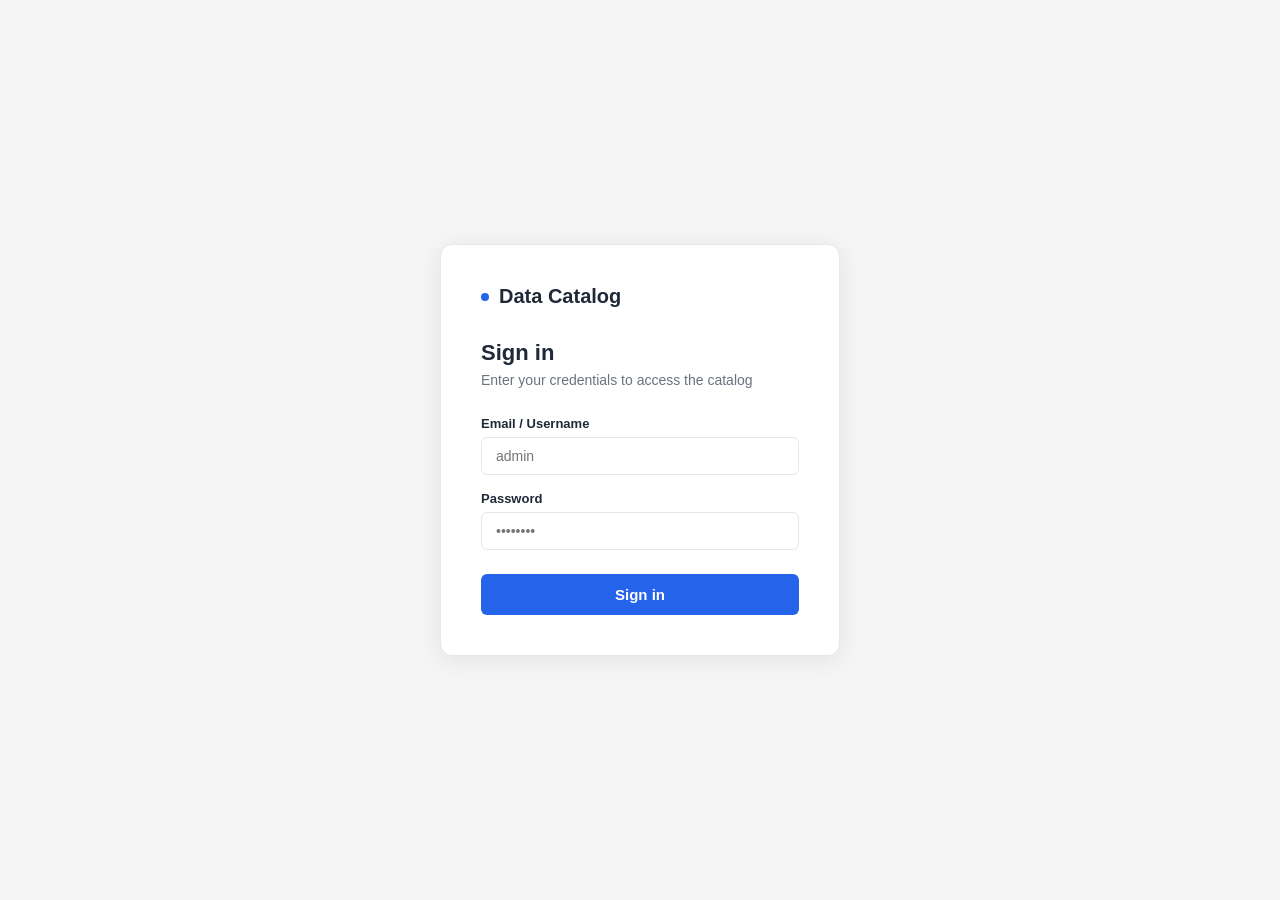
<file: catalog-ui/index.html>
<!DOCTYPE html>
<html lang="en">
<head>
<meta charset="UTF-8">
<meta name="viewport" content="width=device-width, initial-scale=1.0">
<title>Data Catalog</title>
<style>
:root {
  --primary: #2563eb;
  --success: #16a34a;
  --bg: #f5f5f5;
  --surface: #ffffff;
  --border: #e5e7eb;
  --text: #1f2937;
  --text-muted: #6b7280;
  --accent: #dbeafe;
}

* {
  margin: 0;
  padding: 0;
  box-sizing: border-box;
}

body {
  font-family: -apple-system, BlinkMacSystemFont, 'Segoe UI', Roboto, sans-serif;
  background: var(--bg);
  color: var(--text);
}

header {
  background: var(--text);
  color: white;
  padding: 20px;
  box-shadow: 0 1px 3px rgba(0,0,0,0.1);
  position: sticky;
  top: 0;
  z-index: 100;
}

.header-content {
  max-width: 1200px;
  margin: 0 auto;
  display: flex;
  justify-content: space-between;
  align-items: center;
}

.logo {
  font-size: 20px;
  font-weight: 700;
  display: flex;
  align-items: center;
  gap: 8px;
}

.logo-pip {
  width: 8px;
  height: 8px;
  background: var(--primary);
  border-radius: 50%;
  animation: pulse 2s infinite;
}

@keyframes pulse {
  0%, 100% { opacity: 1; }
  50% { opacity: 0.3; }
}

nav {
  display: flex;
  gap: 4px;
}

nav a {
  color: #ccc;
  text-decoration: none;
  padding: 8px 16px;
  border-radius: 6px;
  transition: all 0.2s;
  cursor: pointer;
  border: none;
  background: none;
  font-size: 14px;
}

nav a:hover {
  color: white;
  background: rgba(255,255,255,0.1);
}

nav a.active {
  color: white;
  background: rgba(255,255,255,0.15);
}

.user-info {
  display: flex;
  align-items: center;
  gap: 12px;
  font-size: 14px;
}

.avatar {
  width: 32px;
  height: 32px;
  border-radius: 50%;
  background: linear-gradient(135deg, var(--primary), #9333ea);
  display: flex;
  align-items: center;
  justify-content: center;
  color: white;
  font-weight: 700;
  font-size: 12px;
}

main {
  max-width: 1200px;
  margin: 0 auto;
  padding: 30px 20px;
  min-height: calc(100vh - 100px);
}

.page {
  display: none !important;
}

.page.active {
  display: block !important;
}

/* ==== BROWSE PAGE ==== */
.browse-layout {
  display: grid;
  grid-template-columns: 240px 1fr;
  gap: 20px;
}

.sidebar {
  background: var(--surface);
  border-radius: 8px;
  padding: 20px;
  border: 1px solid var(--border);
  height: fit-content;
}

.sidebar-section {
  margin-bottom: 24px;
}

.sidebar-heading {
  font-size: 11px;
  font-weight: 700;
  text-transform: uppercase;
  letter-spacing: 1px;
  color: var(--text-muted);
  margin-bottom: 8px;
}

.sidebar-item {
  padding: 8px 12px;
  border-radius: 6px;
  cursor: pointer;
  transition: all 0.2s;
  border-left: 3px solid transparent;
  display: flex;
  justify-content: space-between;
  align-items: center;
  font-size: 13px;
}

.sidebar-item:hover {
  background: var(--accent);
}

.sidebar-item.active {
  border-left-color: var(--primary);
  color: var(--primary);
  font-weight: 600;
}

.badge {
  background: var(--border);
  padding: 2px 6px;
  border-radius: 10px;
  font-size: 11px;
  font-weight: 600;
}

.content {
  background: var(--surface);
  border-radius: 8px;
  padding: 24px;
  border: 1px solid var(--border);
}

.search-bar {
  display: flex;
  gap: 12px;
  margin-bottom: 24px;
}

.search-input {
  flex: 1;
  padding: 10px 14px;
  border: 1px solid var(--border);
  border-radius: 6px;
  font-size: 14px;
}

.search-input:focus {
  outline: none;
  border-color: var(--primary);
  box-shadow: 0 0 0 3px rgba(37, 99, 235, 0.1);
}

.filter-btn {
  padding: 10px 16px;
  background: var(--surface);
  border: 1px solid var(--border);
  border-radius: 6px;
  cursor: pointer;
  transition: all 0.2s;
  font-weight: 500;
}

.filter-btn:hover {
  border-color: var(--primary);
}

.filter-btn.active {
  background: var(--primary);
  color: white;
  border-color: var(--primary);
}

.results-meta {
  font-size: 12px;
  color: var(--text-muted);
  margin-bottom: 16px;
}

.asset-list {
  display: flex;
  flex-direction: column;
  gap: 12px;
}

.asset-row {
  display: grid;
  grid-template-columns: 40px 1fr 120px;
  gap: 16px;
  padding: 16px;
  border: 1px solid var(--border);
  border-radius: 8px;
  cursor: pointer;
  transition: all 0.2s;
  align-items: start;
}

.asset-row:hover {
  border-color: var(--primary);
  box-shadow: 0 0 0 3px rgba(37, 99, 235, 0.07);
}

.asset-row.selected {
  border-color: var(--primary);
  background: rgba(37, 99, 235, 0.03);
}

.asset-icon {
  font-size: 24px;
  margin-top: 4px;
}

.asset-body {
  min-width: 0;
}

.asset-title {
  font-weight: 700;
  margin-bottom: 4px;
  display: flex;
  align-items: center;
  gap: 8px;
}

.asset-path {
  font-family: monospace;
  font-size: 11px;
  color: var(--text-muted);
  margin-bottom: 6px;
}

.asset-desc {
  font-size: 13px;
  color: var(--text-muted);
  line-height: 1.5;
  margin-bottom: 8px;
}

.asset-tags {
  display: flex;
  gap: 6px;
  flex-wrap: wrap;
}

.tag {
  background: var(--accent);
  padding: 2px 8px;
  border-radius: 4px;
  font-size: 11px;
  color: var(--text-muted);
}

.status-badge {
  display: inline-flex;
  align-items: center;
  gap: 4px;
  font-size: 10px;
  font-weight: 600;
  padding: 3px 8px;
  border-radius: 12px;
}

.status-green {
  background: rgba(22, 163, 74, 0.1);
  color: var(--success);
}

.status-blue {
  background: rgba(37, 99, 235, 0.1);
  color: var(--primary);
}

.btn {
  padding: 8px 16px;
  border: none;
  border-radius: 6px;
  cursor: pointer;
  font-weight: 600;
  font-size: 12px;
  transition: all 0.2s;
}

.btn-primary {
  background: var(--primary);
  color: white;
}

.btn-primary:hover {
  opacity: 0.9;
}

/* ==== DETAIL PAGE ==== */
.back-link {
  display: flex;
  align-items: center;
  gap: 6px;
  color: var(--primary);
  text-decoration: none;
  cursor: pointer;
  margin-bottom: 20px;
  font-weight: 500;
  font-size: 14px;
}

.back-link:hover {
  text-decoration: underline;
}

.detail-container {
  display: grid;
  grid-template-columns: 1fr 320px;
  gap: 24px;
}

.detail-main {
  background: var(--surface);
  border-radius: 8px;
  padding: 24px;
  border: 1px solid var(--border);
}

.detail-sidebar {
  background: var(--surface);
  border-radius: 8px;
  padding: 20px;
  border: 1px solid var(--border);
  height: fit-content;
}

.detail-header {
  display: flex;
  gap: 16px;
  margin-bottom: 24px;
  padding-bottom: 24px;
  border-bottom: 1px solid var(--border);
}

.detail-icon {
  font-size: 48px;
  width: 60px;
  height: 60px;
  display: flex;
  align-items: center;
  justify-content: center;
  background: var(--accent);
  border-radius: 8px;
  flex-shrink: 0;
}

.detail-info h1 {
  font-size: 24px;
  font-weight: 700;
  margin-bottom: 4px;
}

.detail-path {
  font-family: monospace;
  font-size: 12px;
  color: var(--text-muted);
  margin-bottom: 8px;
}

.detail-desc {
  font-size: 14px;
  color: var(--text-muted);
  line-height: 1.6;
}

.detail-tabs {
  display: flex;
  gap: 0;
  border-bottom: 1px solid var(--border);
  margin-bottom: 20px;
}

.detail-tab {
  padding: 12px 16px;
  border: none;
  background: none;
  cursor: pointer;
  font-size: 13px;
  font-weight: 500;
  color: var(--text-muted);
  border-bottom: 2px solid transparent;
  transition: all 0.2s;
}

.detail-tab:hover {
  color: var(--text);
}

.detail-tab.active {
  color: var(--primary);
  border-bottom-color: var(--primary);
}

.tab-content {
  display: none;
}

.tab-content.active {
  display: block;
}

.schema-table {
  width: 100%;
  border-collapse: collapse;
  font-size: 13px;
}

.schema-table th {
  text-align: left;
  padding: 10px;
  background: var(--accent);
  font-weight: 600;
  border-bottom: 2px solid var(--border);
}

.schema-table td {
  padding: 10px;
  border-bottom: 1px solid var(--border);
}

.schema-table tr:hover {
  background: var(--accent);
}

.col-name {
  font-family: monospace;
  font-weight: 600;
}

.col-type {
  font-family: monospace;
  background: var(--accent);
  padding: 2px 6px;
  border-radius: 3px;
  font-size: 11px;
  display: inline-block;
}

.sidebar-section-title {
  font-weight: 700;
  font-size: 14px;
  margin-bottom: 12px;
  padding-bottom: 8px;
  border-bottom: 1px solid var(--border);
}

.sidebar-item-row {
  margin-bottom: 12px;
}

.sidebar-label {
  font-size: 10px;
  text-transform: uppercase;
  letter-spacing: 1px;
  color: var(--text-muted);
  margin-bottom: 4px;
  font-weight: 600;
}

.sidebar-value {
  font-size: 13px;
  font-weight: 600;
  color: var(--text);
}

.sidebar-sub {
  font-size: 12px;
  color: var(--text-muted);
  margin-top: 2px;
}

.connect-options {
  margin-bottom: 20px;
}

.option {
  padding: 12px;
  border: 1px solid var(--border);
  border-radius: 6px;
  margin-bottom: 8px;
  cursor: pointer;
  transition: all 0.2s;
}

.option:hover {
  border-color: var(--primary);
}

.option.selected {
  border-color: var(--primary);
  background: rgba(37, 99, 235, 0.03);
}

.option-title {
  font-weight: 600;
  font-size: 13px;
  margin-bottom: 4px;
}

.option-desc {
  font-size: 12px;
  color: var(--text-muted);
}

.btn-launch {
  width: 100%;
  padding: 12px;
  background: var(--primary);
  color: white;
  border: none;
  border-radius: 6px;
  font-weight: 700;
  font-size: 14px;
  cursor: pointer;
  margin-top: 12px;
}

.btn-launch:hover {
  opacity: 0.9;
}

/* ==== CHAT PAGE ==== */
.chat-container {
  display: grid;
  grid-template-columns: 1fr 380px;
  gap: 20px;
  height: calc(100vh - 250px);
}

.chat-main {
  background: var(--surface);
  border-radius: 8px;
  padding: 20px;
  border: 1px solid var(--border);
  display: flex;
  flex-direction: column;
}

.chat-main h2 {
  margin-bottom: 8px;
  font-size: 18px;
}

.chat-main-desc {
  color: var(--text-muted);
  margin-bottom: 16px;
  font-size: 14px;
}

.chat-sidebar {
  background: #0f0f0f;
  border-radius: 8px;
  overflow: hidden;
  display: flex;
  flex-direction: column;
}

.chat-header {
  padding: 16px;
  border-bottom: 1px solid #222;
  display: flex;
  align-items: center;
  gap: 10px;
  color: white;
  font-size: 14px;
  font-weight: 600;
}

.chat-badge {
  margin-left: auto;
  background: rgba(22, 163, 74, 0.2);
  border: 1px solid rgba(22, 163, 74, 0.4);
  padding: 3px 10px;
  border-radius: 12px;
  font-size: 10px;
  color: #4ade80;
}

.chat-context {
  padding: 16px;
  background: #1a1a1a;
  border-bottom: 1px solid #2a2a2a;
  font-size: 11px;
}

.ctx-label {
  text-transform: uppercase;
  letter-spacing: 1px;
  color: #666;
  margin-bottom: 8px;
}

.ctx-item {
  display: flex;
  gap: 6px;
  font-size: 12px;
  color: #999;
  margin-bottom: 4px;
}

.ctx-dot {
  width: 6px;
  height: 6px;
  border-radius: 50%;
  background: var(--success);
  flex-shrink: 0;
  margin-top: 4px;
}

.messages {
  flex: 1;
  overflow-y: auto;
  padding: 16px;
  display: flex;
  flex-direction: column;
  gap: 12px;
  background: #0f0f0f;
}

.message {
  display: flex;
  gap: 10px;
  align-items: flex-start;
}

.message.user {
  flex-direction: row-reverse;
}

.msg-avatar {
  width: 28px;
  height: 28px;
  border-radius: 50%;
  display: flex;
  align-items: center;
  justify-content: center;
  font-size: 12px;
  font-weight: 700;
  flex-shrink: 0;
}

.msg-avatar.ai {
  background: #1a1a1a;
  border: 1px solid #333;
  color: #888;
}

.msg-avatar.user {
  background: var(--primary);
  color: white;
}

.msg-bubble {
  background: #1a1a1a;
  border: 1px solid #2a2a2a;
  padding: 10px 14px;
  border-radius: 10px;
  font-size: 12px;
  color: #ccc;
  max-width: 280px;
  line-height: 1.5;
  word-wrap: break-word;
}

.message.user .msg-bubble {
  background: #1e3a2a;
  border-color: #2a4a35;
  color: #a8d4b8;
}

.chat-input-area {
  padding: 12px 0;
  display: flex;
  gap: 8px;
}

.chat-input {
  flex: 1;
  background: #1a1a1a;
  border: 1px solid #2a2a2a;
  padding: 8px 12px;
  border-radius: 6px;
  color: #ccc;
  font-size: 12px;
}

.chat-input:focus {
  outline: none;
  border-color: var(--primary);
}

.chat-send {
  width: 32px;
  height: 32px;
  background: var(--primary);
  border: none;
  border-radius: 6px;
  color: white;
  font-size: 14px;
  cursor: pointer;
  display: flex;
  align-items: center;
  justify-content: center;
  flex-shrink: 0;
}

.chat-send:hover {
  opacity: 0.9;
}

.success-banner {
  background: rgba(22, 163, 74, 0.08);
  border: 1px solid rgba(22, 163, 74, 0.25);
  padding: 16px;
  border-radius: 8px;
  margin-bottom: 20px;
  display: flex;
  gap: 12px;
}

.success-icon {
  font-size: 20px;
  flex-shrink: 0;
}

.success-text {
  flex: 1;
}

.success-text strong {
  display: block;
  margin-bottom: 2px;
  color: var(--success);
}

.success-text span {
  font-size: 12px;
  color: var(--text-muted);
}

@media (max-width: 768px) {
  .browse-layout {
    grid-template-columns: 1fr;
  }

  .detail-container {
    grid-template-columns: 1fr;
  }

  .chat-container {
    grid-template-columns: 1fr;
  }
}

/* ==== LOGIN PAGE ==== */
#login-screen {
  display: none;
  position: fixed;
  inset: 0;
  background: var(--bg);
  z-index: 999;
  align-items: center;
  justify-content: center;
}

#login-screen.active {
  display: flex;
}

.login-card {
  background: var(--surface);
  border: 1px solid var(--border);
  border-radius: 12px;
  padding: 40px;
  width: 100%;
  max-width: 400px;
  box-shadow: 0 4px 24px rgba(0,0,0,0.08);
}

.login-logo {
  display: flex;
  align-items: center;
  gap: 10px;
  font-size: 20px;
  font-weight: 700;
  color: var(--text);
  margin-bottom: 32px;
}

.login-title {
  font-size: 22px;
  font-weight: 700;
  margin-bottom: 6px;
}

.login-subtitle {
  font-size: 14px;
  color: var(--text-muted);
  margin-bottom: 28px;
}

.login-field {
  margin-bottom: 16px;
}

.login-label {
  display: block;
  font-size: 13px;
  font-weight: 600;
  margin-bottom: 6px;
  color: var(--text);
}

.login-input {
  width: 100%;
  padding: 10px 14px;
  border: 1px solid var(--border);
  border-radius: 6px;
  font-size: 14px;
  background: var(--surface);
  color: var(--text);
}

.login-input:focus {
  outline: none;
  border-color: var(--primary);
  box-shadow: 0 0 0 3px rgba(37, 99, 235, 0.1);
}

.login-btn {
  width: 100%;
  padding: 12px;
  background: var(--primary);
  color: white;
  border: none;
  border-radius: 6px;
  font-size: 15px;
  font-weight: 700;
  cursor: pointer;
  margin-top: 8px;
  transition: opacity 0.2s;
}

.login-btn:hover { opacity: 0.9; }

.login-error {
  color: #dc2626;
  font-size: 13px;
  margin-top: 12px;
  text-align: center;
  display: none;
}

.logout-btn {
  background: rgba(255,255,255,0.1);
  color: #ccc;
  border: 1px solid rgba(255,255,255,0.15);
  padding: 6px 14px;
  border-radius: 6px;
  font-size: 13px;
  cursor: pointer;
  transition: all 0.2s;
}

.logout-btn:hover {
  background: rgba(255,255,255,0.2);
  color: white;
}

.access-denied {
  text-align: center;
  padding: 60px 20px;
  color: var(--text-muted);
}

.access-denied h2 {
  color: #dc2626;
  margin-bottom: 8px;
}
</style>
</head>
<body>

<!-- LOGIN SCREEN -->
<div id="login-screen" class="active">
  <div class="login-card">
    <div class="login-logo">
      <div class="logo-pip"></div>
      Data Catalog
    </div>
    <div class="login-title">Sign in</div>
    <div class="login-subtitle">Enter your credentials to access the catalog</div>
    <div class="login-field">
      <label class="login-label" for="login-email">Email / Username</label>
      <input class="login-input" id="login-email" type="text" placeholder="admin" autocomplete="username">
    </div>
    <div class="login-field">
      <label class="login-label" for="login-password">Password</label>
      <input class="login-input" id="login-password" type="password" placeholder="••••••••" autocomplete="current-password">
    </div>
    <button class="login-btn" onclick="doLogin()">Sign in</button>
    <div class="login-error" id="login-error">Invalid email or password</div>
  </div>
</div>

<header>
  <div class="header-content">
    <div class="logo">
      <div class="logo-pip"></div>
      Data Catalog
    </div>
    <nav>
      <a href="#" class="nav-link active" data-page="browse" onclick="showPageNav(event, 'browse')">Browse</a>
      <a href="#" class="nav-link" data-page="detail" onclick="showPageNav(event, 'detail')">Assets</a>
      <a href="#" class="nav-link" data-page="chat" onclick="showPageNav(event, 'chat')">AI Lab</a>
    </nav>
    <div class="user-info">
      <span id="header-user-email">—</span>
      <div class="avatar" id="header-avatar">?</div>
      <button class="logout-btn" onclick="doLogout()">Sign out</button>
    </div>
  </div>
</header>

<main>
  <!-- BROWSE PAGE -->
  <div class="page active" id="browse-page">
    <div class="browse-layout">
      <div class="sidebar">
        <div class="sidebar-section">
          <div class="sidebar-heading">Domain</div>
          <div class="sidebar-item active">🔧 ITSM <span class="badge">3</span></div>
          <div class="sidebar-item">📊 Analytics <span class="badge">0</span></div>
        </div>
        <div class="sidebar-section">
          <div class="sidebar-heading">Source</div>
          <div class="sidebar-item">🐘 PostgreSQL <span class="badge">3</span></div>
          <div class="sidebar-item">⟳ Airflow <span class="badge">1</span></div>
        </div>
        <div class="sidebar-section">
          <div class="sidebar-heading">Status</div>
          <div class="sidebar-item">✓ Verified <span class="badge">3</span></div>
          <div class="sidebar-item">✦ Claude Ready <span class="badge">2</span></div>
        </div>
      </div>
      <div class="content">
        <div class="search-bar">
          <input type="text" class="search-input" placeholder="Search assets..." id="search-input">
          <button class="filter-btn active">ITSM ×</button>
          <button class="filter-btn">Sort: Relevance</button>
        </div>
        <div class="results-meta" id="results-meta">3 assets found</div>
        <div class="asset-list" id="asset-list"></div>
      </div>
    </div>
  </div>

  <!-- DETAIL PAGE -->
  <div class="page" id="detail-page">
    <a class="back-link" onclick="showPage('browse')">← Back to Browse</a>
    <div class="detail-container">
      <div class="detail-main">
        <div class="detail-header">
          <div class="detail-icon" id="detail-icon">🔧</div>
          <div class="detail-info">
            <h1 id="detail-title">Asset Name</h1>
            <div class="detail-path" id="detail-path">schema.table</div>
            <div class="detail-desc" id="detail-desc">Description here</div>
            <div style="display:flex; gap:8px; margin-top:12px;">
              <span class="status-badge status-green">✓ Verified</span>
              <span class="status-badge status-blue">✦ Claude Ready</span>
            </div>
          </div>
        </div>

        <div class="detail-tabs">
          <button class="detail-tab active" onclick="switchTab('schema')">Schema</button>
          <button class="detail-tab" onclick="switchTab('lineage')">Lineage</button>
          <button class="detail-tab" onclick="switchTab('quality')">Quality</button>
        </div>

        <div class="tab-content active" id="schema-tab">
          <table class="schema-table" id="schema-table">
            <thead>
              <tr>
                <th>Column</th>
                <th>Type</th>
                <th>Description</th>
              </tr>
            </thead>
            <tbody id="schema-tbody">
            </tbody>
          </table>
        </div>

        <div class="tab-content" id="lineage-tab">
          <div id="lineage-content">
            <p>Lineage data for this asset would appear here.</p>
          </div>
        </div>

        <div class="tab-content" id="quality-tab">
          <p>Data quality metrics and tests would appear here.</p>
        </div>
      </div>

      <div class="detail-sidebar">
        <div class="sidebar-section-title">How to Access</div>
        
        <div class="connect-options">
          <div class="option selected" onclick="selectConnectionOption(this, 'chat')">
            <div class="option-title">💬 Chat with Claude</div>
            <div class="option-desc">Ask questions in natural language</div>
          </div>
          <div class="option" onclick="selectConnectionOption(this, 'mcp')">
            <div class="option-title">🔌 MCP / Claude Code</div>
            <div class="option-desc">For developers and integrations</div>
          </div>
          <div class="option" onclick="selectConnectionOption(this, 'sql')">
            <div class="option-title">📊 Direct SQL</div>
            <div class="option-desc">Connection string for SQL tools</div>
          </div>
        </div>

        <button class="btn-launch" id="launch-btn" onclick="launchConnectionOption()">✦ Launch Claude</button>

        <hr style="margin: 16px 0; border: none; border-top: 1px solid var(--border);">

        <div class="sidebar-item-row">
          <div class="sidebar-label">Owner</div>
          <div class="sidebar-value">Operations Analytics</div>
        </div>

        <div class="sidebar-item-row">
          <div class="sidebar-label">Last Updated</div>
          <div class="sidebar-value">Today, 14:32 UTC</div>
          <div class="sidebar-sub">airflow_sync_job</div>
        </div>

        <div class="sidebar-item-row">
          <div class="sidebar-label">Row Count</div>
          <div class="sidebar-value">~5 rows</div>
        </div>

        <div class="sidebar-item-row">
          <div class="sidebar-label">Access Level</div>
          <div class="sidebar-value" style="color: var(--success);">✓ Read access</div>
          <div class="sidebar-sub">Your team role</div>
        </div>
      </div>
    </div>
  </div>

  <!-- CHAT PAGE -->
  <div class="page" id="chat-page">
    <a class="back-link" onclick="showPage('detail')">← Back to Asset</a>
    
    <div class="success-banner">
      <div class="success-icon">✓</div>
      <div class="success-text">
        <strong id="chat-asset-name">Asset Name</strong>
        <span>PostgreSQL · Read-only · Your role</span>
      </div>
    </div>

    <div class="chat-container">
      <div class="chat-main">
        <h2>Claude AI Assistant</h2>
        <p class="chat-main-desc">
          Chat with Claude about this asset. Ask questions in natural language and Claude will help analyze your data.
        </p>
        <div class="messages" id="messages">
          <div class="message">
            <div class="msg-avatar ai">✦</div>
            <div class="msg-bubble">Hi! I'm connected to your asset. What would you like to know about the data?</div>
          </div>
        </div>
        <div class="chat-input-area">
          <input type="text" class="chat-input" placeholder="Ask a question..." id="chat-input" onkeypress="handleChatKeypress(event)">
          <button class="chat-send" onclick="sendMessage()">↑</button>
        </div>
      </div>

      <div class="chat-sidebar">
        <div class="chat-header">
          <span>✦ Context</span>
          <div class="chat-badge" id="chat-badge">asset</div>
        </div>
        <div class="chat-context">
          <div class="ctx-label">Connected to</div>
          <div class="ctx-item">
            <div class="ctx-dot"></div>
            <span id="ctx-asset">Asset Name</span>
          </div>
          <div class="ctx-item">
            <div style="width: 6px; height: 6px; border-radius: 50%; background: #7c3aed; flex-shrink: 0; margin-top: 4px;"></div>
            <span>PostgreSQL · Read-only</span>
          </div>
          <div class="ctx-item">
            <div style="width: 6px; height: 6px; border-radius: 50%; background: #b8860b; flex-shrink: 0; margin-top: 4px;"></div>
            <span>Safe queries enabled</span>
          </div>
        </div>
      </div>
    </div>
  </div>
</main>

<script>
const API_BASE = 'http://localhost:8001';
let assets = [];
let selectedAsset = null;
let chatMessages = [];
let selectedConnectionType = 'chat';

// ── AUTH STATE ──────────────────────────────────────────────────────────────
let authToken = localStorage.getItem('catalog_token') || null;
let currentUser = JSON.parse(localStorage.getItem('catalog_user') || 'null');

function getHeaders() {
  const h = { 'Content-Type': 'application/json' };
  if (authToken) h['Authorization'] = 'Bearer ' + authToken;
  return h;
}

function showLoginScreen() {
  document.getElementById('login-screen').classList.add('active');
}

function hideLoginScreen() {
  document.getElementById('login-screen').classList.remove('active');
}

function updateHeaderUser() {
  if (!currentUser) return;
  const email = currentUser.email;
  document.getElementById('header-user-email').textContent = email;
  document.getElementById('header-avatar').textContent =
    email.substring(0, 2).toUpperCase();
}

async function doLogin() {
  const email = document.getElementById('login-email').value.trim();
  const password = document.getElementById('login-password').value;
  const errEl = document.getElementById('login-error');
  errEl.style.display = 'none';

  try {
    const res = await fetch(`${API_BASE}/auth/login`, {
      method: 'POST',
      headers: { 'Content-Type': 'application/json' },
      body: JSON.stringify({ email, password }),
    });

    if (!res.ok) {
      errEl.style.display = 'block';
      return;
    }

    const data = await res.json();
    authToken = data.token;
    currentUser = { email: data.email, is_admin: data.is_admin };
    localStorage.setItem('catalog_token', authToken);
    localStorage.setItem('catalog_user', JSON.stringify(currentUser));

    hideLoginScreen();
    updateHeaderUser();
    await init();
  } catch (err) {
    errEl.textContent = 'Could not reach the server. Is the API running?';
    errEl.style.display = 'block';
  }
}

async function doLogout() {
  await fetch(`${API_BASE}/auth/logout`, { method: 'POST', headers: getHeaders() }).catch(() => {});
  authToken = null;
  currentUser = null;
  localStorage.removeItem('catalog_token');
  localStorage.removeItem('catalog_user');
  assets = [];
  selectedAsset = null;
  document.getElementById('asset-list').innerHTML = '';
  showLoginScreen();
}

// ────────────────────────────────────────────────────────────────────────────

// PAGE ROUTING
function showPage(pageName) {
  // Hide all pages
  document.querySelectorAll('.page').forEach(p => {
    p.classList.remove('active');
  });
  
  // Show selected page
  const page = document.getElementById(pageName + '-page');
  if (page) {
    page.classList.add('active');
  }
  
  // Update nav highlight
  document.querySelectorAll('.nav-link').forEach(n => n.classList.remove('active'));
  const navLink = document.querySelector(`[data-page="${pageName}"]`);
  if (navLink) navLink.classList.add('active');
  
  // Focus chat input when navigating to chat page
  if (pageName === 'chat') {
    setTimeout(() => {
      const input = document.getElementById('chat-input');
      if (input) input.focus();
    }, 100);
  }
}

function showPageNav(e, pageName) {
  e.preventDefault();
  showPage(pageName);
}

// CONNECTION OPTION SELECTION
function selectConnectionOption(el, type) {
  // Update visual selection
  document.querySelectorAll('.option').forEach(o => o.classList.remove('selected'));
  el.classList.add('selected');
  
  // Store selected type
  selectedConnectionType = type;
  
  // Update button text and behavior
  const btn = document.getElementById('launch-btn');
  if (type === 'chat') {
    btn.innerHTML = '✦ Launch Claude';
  } else if (type === 'mcp') {
    btn.innerHTML = '📋 Copy MCP Config';
  } else if (type === 'sql') {
    btn.innerHTML = '📝 Copy Connection String';
  }
}

// LAUNCH CONNECTION OPTION
function launchConnectionOption() {
  if (selectedConnectionType === 'chat') {
    showPage('chat');
  } else if (selectedConnectionType === 'mcp') {
    const config = `# MCP Server Configuration\n\n[catalog-api]\ncommand = python /path/to/catalog_mcp_server.py\nenv = CATALOG_API_URL=${API_BASE}\nenv = DATABASE_URL=postgresql://user:pass@localhost/catalog_db`;
    copyToClipboard(config);
    alert('MCP Configuration copied to clipboard!');
  } else if (selectedConnectionType === 'sql') {
    const pgUser = currentUser.is_admin
      ? 'admin'
      : currentUser.email.toLowerCase().replace(/\s+/g, '_').replace(/[^a-z0-9_]/g, '_');
    const pgPass = currentUser.email; // password = full_name (login username)
    const table = `${selectedAsset?.schema_name || 'analytics'}.${selectedAsset?.table_name || ''}`;
    const connStr = `postgresql://${pgUser}:${pgPass}@localhost:5432/airflow\nTable: ${table}`;
    copyToClipboard(connStr);
    alert('Connection string copied to clipboard!');
  }
}

// COPY TO CLIPBOARD HELPER
function copyToClipboard(text) {
  if (navigator.clipboard && navigator.clipboard.writeText) {
    navigator.clipboard.writeText(text).catch(err => {
      console.error('Failed to copy:', err);
      // Fallback
      const textarea = document.createElement('textarea');
      textarea.value = text;
      document.body.appendChild(textarea);
      textarea.select();
      document.execCommand('copy');
      document.body.removeChild(textarea);
    });
  } else {
    // Fallback for older browsers
    const textarea = document.createElement('textarea');
    textarea.value = text;
    document.body.appendChild(textarea);
    textarea.select();
    document.execCommand('copy');
    document.body.removeChild(textarea);
  }
}

// TAB SWITCHING
function switchTab(tabName) {
  // Hide all tabs
  document.querySelectorAll('.tab-content').forEach(t => {
    t.classList.remove('active');
  });
  
  // Show selected tab
  const tab = document.getElementById(tabName + '-tab');
  if (tab) {
    tab.classList.add('active');
  }
  
  // Update tab buttons
  document.querySelectorAll('.detail-tab').forEach(t => {
    t.classList.remove('active');
  });
  event.target.classList.add('active');
  
  // Render lineage when lineage tab is selected
  if (tabName === 'lineage') {
    renderLineage();
  }
}

// INITIALIZE
async function init() {
  // If we have a stored token, verify it's still valid
  if (authToken) {
    try {
      const check = await fetch(`${API_BASE}/auth/me`, { headers: getHeaders() });
      if (!check.ok) {
        authToken = null;
        currentUser = null;
        localStorage.removeItem('catalog_token');
        localStorage.removeItem('catalog_user');
        showLoginScreen();
        return;
      }
    } catch {
      showLoginScreen();
      return;
    }
  } else {
    showLoginScreen();
    return;
  }

  updateHeaderUser();
  hideLoginScreen();

  try {
    const response = await fetch(`${API_BASE}/assets`, { headers: getHeaders() });
    if (response.status === 401) { doLogout(); return; }
    if (!response.ok) throw new Error('Failed to fetch assets');
    assets = await response.json();
    renderAssets();
    if (assets.length > 0) selectAsset(assets[0].id);
  } catch (err) {
    console.error('Error:', err);
    document.getElementById('asset-list').innerHTML = '<p>Error loading assets</p>';
  }
}

// RENDER ASSETS  
function renderAssets() {
  const list = document.getElementById('asset-list');
  const icons = {1: '🔧', 2: '📦', 3: '🔗'};
  const descs = {
    1: 'IT incident records from ServiceNow. Tracks priority, state, assignment, and resolution notes.',
    2: 'Configuration management database items — IT assets and services.',
    3: 'Joined mart combining incidents enriched with configuration item details.'
  };

  list.innerHTML = assets.map(a => `
    <div class="asset-row" onclick="selectAssetAndShowDetail(${a.id})">
      <div class="asset-icon">${icons[a.id] || '📋'}</div>
      <div class="asset-body">
        <div class="asset-title">
          ${a.display_name}
          <span class="status-badge status-green">✓ Verified</span>
          ${a.id <= 2 ? '' : '<span class="status-badge status-blue">✦ Claude Ready</span>'}
        </div>
        <div class="asset-path">${a.schema_name}.${a.table_name}</div>
        <div class="asset-desc">${descs[a.id] || a.description}</div>
        <div class="asset-tags">
          ${a.tags.map(t => `<span class="tag">${t}</span>`).join('')}
        </div>
      </div>
      <div>
        <button class="btn btn-primary" onclick="event.stopPropagation(); selectAssetAndShowDetail(${a.id})">View Details</button>
      </div>
    </div>
  `).join('');
}

// SELECT ASSET AND NAVIGATE
async function selectAssetAndShowDetail(id) {
  // Verify access before navigating to detail
  try {
    const res = await fetch(`${API_BASE}/assets/${id}`, { headers: getHeaders() });
    if (res.status === 401) { doLogout(); return; }
    if (res.status === 403) {
      const detail = await res.json();
      document.getElementById('detail-icon').textContent = '🔒';
      document.getElementById('detail-title').textContent = 'Access Denied';
      document.getElementById('detail-path').textContent = '';
      document.getElementById('detail-desc').textContent = detail.detail || 'You do not have an application role for this asset.';
      document.getElementById('schema-tbody').innerHTML = '';
      selectedAsset = assets.find(a => a.id === id);
      showPage('detail');
      return;
    }
    if (!res.ok) throw new Error('Failed to fetch asset');
    const asset = await res.json();
    selectAsset(asset.id);
    showPage('detail');
  } catch (err) {
    console.error('Error fetching asset:', err);
  }
}

// SELECT ASSET
function selectAsset(id) {
  selectedAsset = assets.find(a => a.id === id);
  if (!selectedAsset) return;

  const icons = {1: '🔧', 2: '📦', 3: '🔗', 6: '📋', 7: '📦', 8: '🔗', 9: '📋', 10: '🔗'};

  document.getElementById('detail-icon').textContent = icons[selectedAsset.id] || '📋';
  document.getElementById('detail-title').textContent = selectedAsset.display_name;
  document.getElementById('detail-path').textContent = `${selectedAsset.database}.${selectedAsset.schema_name}.${selectedAsset.table_name}`;
  document.getElementById('detail-desc').textContent = selectedAsset.description;
  document.getElementById('chat-asset-name').textContent = selectedAsset.display_name;
  document.getElementById('ctx-asset').textContent = selectedAsset.table_name;
  document.getElementById('chat-badge').textContent = selectedAsset.table_name;

  // Use columns from API response
  const tbody = document.getElementById('schema-tbody');
  if (selectedAsset.columns && Array.isArray(selectedAsset.columns) && selectedAsset.columns.length > 0) {
    tbody.innerHTML = selectedAsset.columns.map(col => `
      <tr>
        <td class="col-name">${col.name}</td>
        <td><span class="col-type">${col.type}</span></td>
        <td>${col.description || ''}</td>
      </tr>
    `).join('');
  } else {
    tbody.innerHTML = '<tr><td colspan="3" style="text-align: center; padding: 12px; color: #999;">No column data available</td></tr>';
  }

  chatMessages = [];
  document.getElementById('messages').innerHTML = '<div class="message"><div class="msg-avatar ai">✦</div><div class="msg-bubble">Hi! I\'m connected to ' + selectedAsset.table_name + '. What would you like to know?</div></div>';
}

// CHAT - Connect to Claude API
async function sendMessage() {
  const input = document.getElementById('chat-input');
  const msg = input.value.trim();
  if (!msg) return;

  chatMessages.push({role: 'user', content: msg});
  const messagesDiv = document.getElementById('messages');
  const userMsg = document.createElement('div');
  userMsg.className = 'message user';
  userMsg.innerHTML = `
    <div class="msg-avatar user">DA</div>
    <div class="msg-bubble">${msg.replace(/</g, '&lt;').replace(/>/g, '&gt;')}</div>
  `;
  messagesDiv.appendChild(userMsg);
  
  input.value = '';
  input.focus();
  messagesDiv.scrollTop = messagesDiv.scrollHeight;

  // Show typing indicator
  const typingMsg = document.createElement('div');
  typingMsg.className = 'message';
  typingMsg.id = 'typing-indicator';
  typingMsg.innerHTML = `
    <div class="msg-avatar ai">✦</div>
    <div class="msg-bubble" style="color: #999;">Thinking...</div>
  `;
  messagesDiv.appendChild(typingMsg);
  messagesDiv.scrollTop = messagesDiv.scrollHeight;

  try {
    // Call catalog API to get Claude response
    const response = await fetch(`${API_BASE}/ai-lab/chat`, {
      method: 'POST',
      headers: getHeaders(),
      body: JSON.stringify({
        message: msg,
        asset_id: selectedAsset?.id || 1,
        conversation_history: chatMessages
      })
    });

    // Remove typing indicator
    const typing = document.getElementById('typing-indicator');
    if (typing) typing.remove();

    if (!response.ok) {
      throw new Error(`API error: ${response.status}`);
    }

    const data = await response.json();
    const claudeResponse = data.response || data.message || 'I received your question. Please try again.';

    chatMessages.push({role: 'assistant', content: claudeResponse});
    const aiMsg = document.createElement('div');
    aiMsg.className = 'message';
    aiMsg.innerHTML = `
      <div class="msg-avatar ai">✦</div>
      <div class="msg-bubble">${claudeResponse.replace(/</g, '&lt;').replace(/>/g, '&gt;')}</div>
    `;
    messagesDiv.appendChild(aiMsg);
    messagesDiv.scrollTop = messagesDiv.scrollHeight;
  } catch (err) {
    console.error('Chat error:', err);
    
    // Remove typing indicator
    const typing = document.getElementById('typing-indicator');
    if (typing) typing.remove();

    const errorMsg = document.createElement('div');
    errorMsg.className = 'message';
    errorMsg.innerHTML = `
      <div class="msg-avatar ai">✦</div>
      <div class="msg-bubble" style="color: #ff6b6b;">Sorry, I encountered an error. Make sure your backend is running at ${API_BASE}</div>
    `;
    messagesDiv.appendChild(errorMsg);
    messagesDiv.scrollTop = messagesDiv.scrollHeight;
  }
}

function handleChatKeypress(e) {
  if (e.key === 'Enter') {
    e.preventDefault();
    sendMessage();
  }
}

// LINEAGE DATA STRUCTURES
const lineageFlows = {
  'stg_servicenow_incidents': {
    stages: [
      { title: 'SOURCE', type: 'ServiceNow REST API', items: ['table/incident'], icon: '📋', color: '#fef3c7' },
      { title: 'ORCHESTRATION', type: 'Airflow DAG', items: ['snow_incident_sync'], icon: '⚙️', color: '#bfdbfe' },
      { title: 'STORAGE', type: 'PostgreSQL', items: ['raw.supabase_incidents'], icon: '🗄️', color: '#a5f3fc' },
      { title: 'TRANSFORMATION', type: 'dbt Model', items: ['stg_servicenow_incidents'], icon: '✨', color: '#fed7aa' }
    ]
  },
  'stg_servicenow_change_requests': {
    stages: [
      { title: 'SOURCE', type: 'ServiceNow REST API', items: ['table/change_request'], icon: '📋', color: '#fef3c7' },
      { title: 'ORCHESTRATION', type: 'Airflow DAG', items: ['snow_change_request_sync'], icon: '⚙️', color: '#bfdbfe' },
      { title: 'STORAGE', type: 'PostgreSQL', items: ['raw.supabase_change_requests'], icon: '🗄️', color: '#a5f3fc' },
      { title: 'TRANSFORMATION', type: 'dbt Model', items: ['stg_servicenow_change_requests'], icon: '✨', color: '#fed7aa' }
    ]
  },
  'stg_servicenow_configuration_items': {
    stages: [
      { title: 'SOURCE', type: 'ServiceNow REST API', items: ['table/cmdb_ci'], icon: '📋', color: '#fef3c7' },
      { title: 'ORCHESTRATION', type: 'Airflow DAG', items: ['snow_config_items_sync'], icon: '⚙️', color: '#bfdbfe' },
      { title: 'STORAGE', type: 'PostgreSQL', items: ['raw.supabase_configuration_items'], icon: '🗄️', color: '#a5f3fc' },
      { title: 'TRANSFORMATION', type: 'dbt Model', items: ['stg_servicenow_configuration_items'], icon: '✨', color: '#fed7aa' }
    ]
  },
  'incidents_with_configuration_items': {
    stages: [
      { title: 'UPSTREAM', type: 'Source Models', items: ['stg_servicenow_incidents', 'stg_servicenow_configuration_items'], icon: '📊', color: '#fed7aa' },
      { title: 'DOWNSTREAM', type: 'dbt Model (Join)', items: ['incidents_with_configuration_items'], icon: '✨', color: '#e9d5ff' }
    ]
  },
  'incidents_with_change_requests': {
    stages: [
      { title: 'UPSTREAM', type: 'Source Models', items: ['stg_servicenow_incidents', 'stg_servicenow_change_requests'], icon: '📊', color: '#fed7aa' },
      { title: 'DOWNSTREAM', type: 'dbt Model (Join)', items: ['incidents_with_change_requests'], icon: '✨', color: '#e9d5ff' }
    ]
  }
};

// RENDER LINEAGE
function renderLineage() {
  if (!selectedAsset) return;
  const tableName = selectedAsset.table_name;
  const flow = lineageFlows[tableName];
  
  const container = document.getElementById('lineage-content');
  if (!flow) {
    container.innerHTML = '<p style="color: #999; text-align: center; padding: 20px;">No lineage data available for this asset.</p>';
    return;
  }

  let html = `<div style="background: white; padding: 20px; max-width: 800px;">
    <h3 style="margin-bottom: 20px; font-weight: 700;">Data Lineage: ${tableName}</h3>`;
  
  flow.stages.forEach((stage, idx) => {
    html += `
      <div style="background: ${stage.color}; border: 1px solid #e5e7eb; border-radius: 8px; padding: 16px; margin-bottom: 12px;">
        <div style="display: flex; align-items: center; gap: 12px; margin-bottom: 12px;">
          <span style="font-size: 24px;">${stage.icon}</span>
          <div>
            <div style="font-weight: 700; color: #1f2937;">${stage.title}</div>
            <div style="font-size: 12px; color: #6b7280;">${stage.type}</div>
          </div>
        </div>
        <div style="margin-left: 36px; display: flex; flex-direction: column; gap: 8px;">
          ${stage.items.map(item => `
            <div style="font-family: monospace; font-size: 13px; background: white; border: 1px solid #d1d5db; padding: 8px 12px; border-radius: 4px; color: #374151;">
              ${item}
            </div>
          `).join('')}
        </div>
      </div>
    `;
    
    if (idx < flow.stages.length - 1) {
      html += '<div style="text-align: center; padding: 8px 0; color: #9ca3af;">↓</div>';
    }
  });
  
  html += '</div>';
  container.innerHTML = html;
}

// Initialize on load
document.addEventListener('DOMContentLoaded', () => {
  ['login-email', 'login-password'].forEach(id => {
    const el = document.getElementById(id);
    if (el) el.addEventListener('keypress', e => { if (e.key === 'Enter') doLogin(); });
  });
  init();
});
</script>
</body>
</html>
</file>
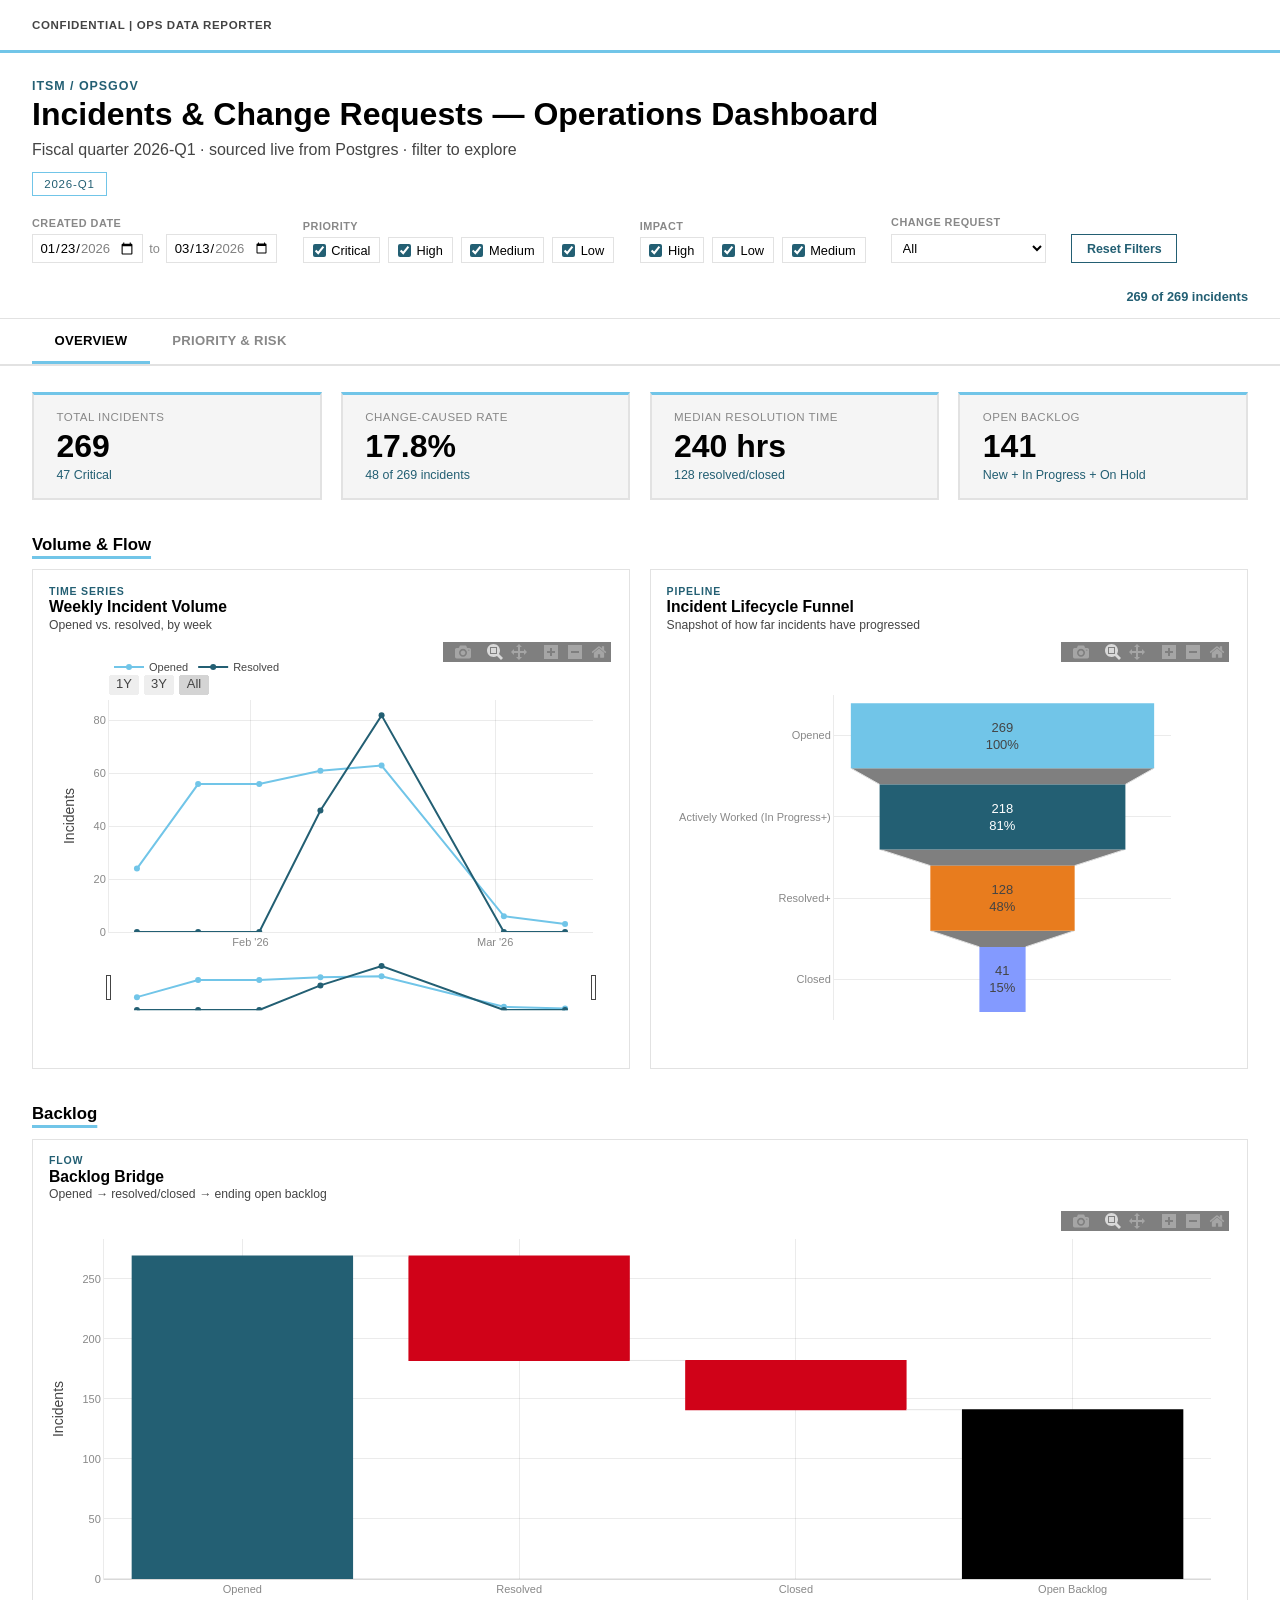
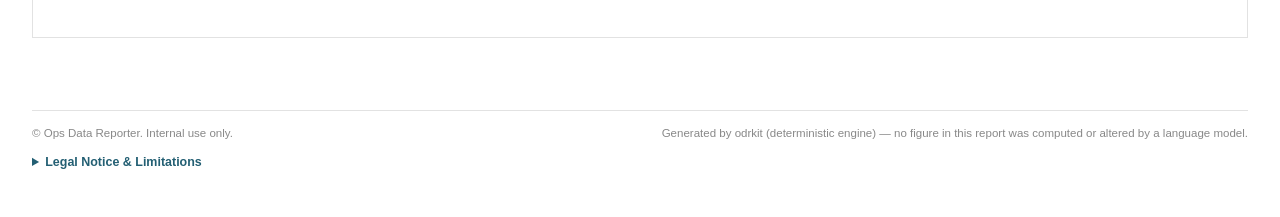
<file: data-reporter/artifacts/opsgov_incidents/opsgov_incidents_dashboard_2026Q1.html>
<!doctype html>
<html lang="en">
<head>
<meta charset="utf-8">
<meta name="viewport" content="width=device-width, initial-scale=1">
<title>Incidents & Change Requests — Operations Dashboard — Ops Data Reporter</title>
<script src="https://cdn.plot.ly/plotly-2.35.2.min.js"></script>
<style>
:root {
  --odr-cyan: #71C5E8;
  --odr-cyan-dim: rgba(113,197,232,0.12);
  --odr-cyan-mid: rgba(113,197,232,0.25);
  --odr-dark-teal: #235F73;
  --odr-dark-teal-dim: rgba(35,95,115,0.12);
  --odr-black: #000000;
  --odr-white: #FFFFFF;
  --odr-red: #D00218;
  --odr-purple: #839AFF;
  --odr-orange: #E87C1E;
  --bg: #FFFFFF;
  --bg-alt: #f5f5f5;
  --bg-card: #f5f5f5;
  --text: #000000;
  --text-dim: #444444;
  --text-muted: #888888;
  --border: #E2E2E2;
  --grid-line: rgba(0,0,0,0.08);
  --actual-marker: #000000;
  --economic-muted: #999999;
  --font-body: -apple-system, BlinkMacSystemFont, 'Segoe UI', Roboto, Helvetica, Arial, sans-serif;
  --font-mono: 'JetBrains Mono', 'Fira Code', 'Consolas', monospace;
}

* { box-sizing: border-box; }
body { margin: 0; background: var(--bg); color: var(--text); font-family: var(--font-body); font-variant-numeric: tabular-nums; -webkit-font-smoothing: antialiased; }

.odr-letterhead {
  display: flex; justify-content: space-between; align-items: flex-start;
  padding: 1.2rem 2rem; border-bottom: 3px solid var(--odr-cyan);
}
.odr-letterhead .confidential { font-size: 0.72rem; font-weight: 700; letter-spacing: 0.04rem; color: var(--text-dim); text-transform: uppercase; }

.title-block { padding: 1.6rem 2rem 0.4rem; }
.title-block h1 { font-size: 2rem; margin: 0.2rem 0 0.5rem; color: var(--odr-black); }
.title-block .eyebrow { font-size: 0.78rem; font-weight: 700; letter-spacing: 0.06rem; text-transform: uppercase; color: var(--odr-dark-teal); }
.title-block .subtitle { font-size: 1rem; color: var(--text-dim); max-width: 46rem; }
.title-block .id-badge {
  margin-top: 0.8rem; font-size: 0.72rem; letter-spacing: 0.05rem; color: var(--odr-dark-teal);
  text-transform: uppercase; border: 1px solid var(--odr-cyan); padding: 0.3rem 0.7rem; display: inline-block;
}

.filter-bar {
  position: sticky; top: 0; z-index: 20; background: var(--bg);
  border-bottom: 1px solid var(--border); padding: 0.9rem 2rem;
  display: flex; flex-wrap: wrap; gap: 1.6rem; align-items: flex-end;
}
.filter-group { display: flex; flex-direction: column; gap: 0.35rem; }
.filter-group .group-label { font-size: 0.68rem; font-weight: 700; text-transform: uppercase; letter-spacing: 0.03rem; color: var(--text-muted); }
.filter-dates { display: flex; align-items: center; gap: 0.4rem; }
.filter-dates input[type="date"] {
  border: 1px solid var(--border); font-family: var(--font-body); font-size: 0.82rem;
  padding: 0.3rem 0.4rem; background: var(--bg); color: var(--text);
}
.filter-dates .sep { color: var(--text-muted); font-size: 0.8rem; }
.filter-chips { display: flex; gap: 0.5rem; flex-wrap: wrap; max-width: 26rem; }
.filter-chip {
  display: flex; align-items: center; gap: 0.35rem; font-size: 0.8rem;
  border: 1px solid var(--border); padding: 0.28rem 0.55rem; cursor: pointer; user-select: none;
}
.filter-chip input { margin: 0; accent-color: var(--odr-dark-teal); }
.filter-group select {
  border: 1px solid var(--border); font-family: var(--font-body); font-size: 0.82rem;
  padding: 0.32rem 0.4rem; background: var(--bg); color: var(--text);
}
.reset-btn {
  border: 1px solid var(--odr-dark-teal); background: transparent; color: var(--odr-dark-teal);
  font-size: 0.78rem; font-weight: 600; padding: 0.4rem 0.9rem; cursor: pointer;
}
.reset-btn:hover { background: var(--odr-dark-teal); color: var(--odr-white); }
.filter-count { margin-left: auto; font-size: 0.8rem; color: var(--odr-dark-teal); font-weight: 700; align-self: center; white-space: nowrap; }

.tab-bar { display: flex; gap: 0; border-bottom: 2px solid var(--border); padding: 0 2rem; overflow-x: auto; }
.tab-btn {
  padding: 0.85rem 1.4rem; font-size: 0.82rem; font-weight: 700; color: var(--text-muted);
  background: none; border: none; border-bottom: 3px solid transparent; cursor: pointer;
  text-transform: uppercase; letter-spacing: 0.02rem; white-space: nowrap;
}
.tab-btn.active { color: var(--odr-black); border-bottom-color: var(--odr-cyan); }
.tab-btn:hover { color: var(--odr-dark-teal); }

.tab-panel { display: none; padding: 1.6rem 2rem 3rem; max-width: 88rem; margin: 0 auto; }
.tab-panel.active { display: block; }

.panel-group { margin-bottom: 2.2rem; }
.panel-group:last-child { margin-bottom: 0; }
.panel-group h3 {
  font-size: 1.05rem; font-weight: 700; color: var(--odr-black); margin: 0 0 0.9rem; display: inline-block;
  text-decoration: underline; text-decoration-color: var(--odr-cyan);
  text-underline-offset: 6px; text-decoration-thickness: 3px;
}
.panel-grid { display: grid; gap: 1.2rem; grid-template-columns: repeat(var(--cols, 2), minmax(0, 1fr)); }
@media (max-width: 1000px) { .panel-grid { grid-template-columns: 1fr; } }

.panel-card { border: 1px solid var(--border); padding: 0.9rem 1rem 0.5rem; background: var(--bg); min-width: 0; }
.panel-card .panel-eyebrow { font-size: 0.66rem; font-weight: 700; letter-spacing: 0.05rem; text-transform: uppercase; color: var(--odr-dark-teal); }
.panel-card .panel-title { font-size: 0.98rem; font-weight: 700; color: var(--odr-black); margin: 0.1rem 0 0.1rem; }
.panel-card .panel-subtitle { font-size: 0.76rem; color: var(--text-dim); margin-bottom: 0.5rem; }

.kpi-strip { display: flex; gap: 1.2rem; flex-wrap: wrap; }
.kpi { background: var(--bg-card); border: 2px solid var(--border); border-top: 3px solid var(--odr-cyan); padding: 1rem 1.4rem; min-width: 12rem; flex: 1 1 12rem; }
.kpi .label { font-size: 0.72rem; color: var(--text-muted); text-transform: uppercase; letter-spacing: 0.03rem; margin-bottom: 0.3rem; }
.kpi .value { font-size: 2rem; font-weight: 700; color: var(--odr-black); }
.kpi .kpi-sub { font-size: 0.78rem; color: var(--odr-dark-teal); margin-top: 0.2rem; }

.chart-error { color: var(--odr-red); font-family: var(--font-mono); font-size: 0.85rem; padding: 1rem; border: 1px solid var(--odr-red); }

.dashboard-footer { max-width: 88rem; margin: 0 auto; padding: 1.5rem 2rem 3rem; }
.footer-top { padding-top: 1rem; border-top: 1px solid var(--border); font-size: 0.72rem; color: var(--text-muted); display: flex; justify-content: space-between; }
.odr-disclaimer-drawer { margin-top: 1rem; font-size: 0.78rem; }
.odr-disclaimer-drawer summary { cursor: pointer; color: var(--odr-dark-teal); font-weight: 600; }
.odr-disclaimer { margin-top: 0.8rem; padding-top: 1rem; border-top: 3px solid var(--border); }
.odr-disclaimer p { font-size: 0.72rem; color: var(--text-muted); text-align: justify; }
.synthetic-marker { color: var(--odr-red); font-weight: 700; letter-spacing: 0.03rem; display: block; margin-bottom: 1rem; }
</style>
</head>
<body>
<div class="odr-letterhead">
  <div class="confidential">Confidential | Ops Data Reporter</div>
</div>

<div class="title-block">
  <div class="eyebrow">ITSM / OpsGov</div>
  <h1>Incidents & Change Requests — Operations Dashboard</h1>
  <div class="subtitle">Fiscal quarter 2026-Q1 · sourced live from Postgres · filter to explore</div>
  <div class="id-badge">2026-Q1</div>
</div>

<div class="filter-bar">
  
    
      <div class="filter-group">
        <label class="group-label">Created Date</label>
        <div class="filter-dates">
          <input type="date" data-filter-field="created_at" data-filter-kind="date_start"
                 min="2026-01-23" max="2026-03-13" value="2026-01-23">
          <span class="sep">to</span>
          <input type="date" data-filter-field="created_at" data-filter-kind="date_end"
                 min="2026-01-23" max="2026-03-13" value="2026-03-13">
        </div>
      </div>
    
  
    
      <div class="filter-group">
        <label class="group-label">Priority</label>
        <div class="filter-chips" data-filter-field="priority" data-filter-kind="multiselect">
          
          <label class="filter-chip"><input type="checkbox" value="Critical" checked> Critical</label>
          
          <label class="filter-chip"><input type="checkbox" value="High" checked> High</label>
          
          <label class="filter-chip"><input type="checkbox" value="Medium" checked> Medium</label>
          
          <label class="filter-chip"><input type="checkbox" value="Low" checked> Low</label>
          
        </div>
      </div>
    
  
    
      <div class="filter-group">
        <label class="group-label">Impact</label>
        <div class="filter-chips" data-filter-field="impact" data-filter-kind="multiselect">
          
          <label class="filter-chip"><input type="checkbox" value="High" checked> High</label>
          
          <label class="filter-chip"><input type="checkbox" value="Low" checked> Low</label>
          
          <label class="filter-chip"><input type="checkbox" value="Medium" checked> Medium</label>
          
        </div>
      </div>
    
  
    
      <div class="filter-group">
        <label class="group-label">Change Request</label>
        <select data-filter-field="has_change" data-filter-kind="select">
          
          <option value="all">All</option>
          
          <option value="true">Change-Caused</option>
          
          <option value="false">Not Change-Caused</option>
          
        </select>
      </div>
    
  
  <button class="reset-btn" id="reset-filters" type="button">Reset Filters</button>
  <div class="filter-count" id="filter-count"></div>
</div>

<div class="tab-bar">
  
  <button class="tab-btn active" data-tab="overview" type="button">Overview</button>
  
  <button class="tab-btn " data-tab="priority_risk" type="button">Priority & Risk</button>
  
</div>


<div class="tab-panel active" data-tab="overview">
  
    
      <div class="panel-group">
        
        <div class="kpi-strip">
          
          <div class="kpi">
            <div class="label">Total Incidents</div>
            <div class="value" data-kpi-value="total_incidents">269</div>
            <div class="kpi-sub" data-kpi-sub="total_incidents">47 Critical</div>
          </div>
          
          <div class="kpi">
            <div class="label">Change-Caused Rate</div>
            <div class="value" data-kpi-value="change_caused_rate">17.8%</div>
            <div class="kpi-sub" data-kpi-sub="change_caused_rate">48 of 269 incidents</div>
          </div>
          
          <div class="kpi">
            <div class="label">Median Resolution Time</div>
            <div class="value" data-kpi-value="median_resolution">240 hrs</div>
            <div class="kpi-sub" data-kpi-sub="median_resolution">128 resolved/closed</div>
          </div>
          
          <div class="kpi">
            <div class="label">Open Backlog</div>
            <div class="value" data-kpi-value="open_backlog">141</div>
            <div class="kpi-sub" data-kpi-sub="open_backlog">New + In Progress + On Hold</div>
          </div>
          
        </div>
      </div>
    
  
    
      <div class="panel-group">
        <h3>Volume & Flow</h3>
        <div class="panel-grid" style="--cols: 2;">
          
          <div class="panel-card" >
            <div class="panel-eyebrow">Time Series</div>
            <div class="panel-title">Weekly Incident Volume</div>
            <div class="panel-subtitle">Opened vs. resolved, by week</div>
            <div>                            <div id="panel-volume_trend" class="plotly-graph-div" style="height:420px; width:100%;"></div>            <script type="text/javascript">                                    window.PLOTLYENV=window.PLOTLYENV || {};                                    if (document.getElementById("panel-volume_trend")) {                    Plotly.newPlot(                        "panel-volume_trend",                        [{"hovertemplate":"%{x|%b %Y}\u003cbr\u003eOpened (Incidents): %{y:,.1f}\u003cextra\u003e\u003c\u002fextra\u003e","mode":"lines+markers","name":"Opened","x":["2026-01-19T00:00:00","2026-01-26T00:00:00","2026-02-02T00:00:00","2026-02-09T00:00:00","2026-02-16T00:00:00","2026-03-02T00:00:00","2026-03-09T00:00:00"],"y":[24,56,56,61,63,6,3],"type":"scatter"},{"hovertemplate":"%{x|%b %Y}\u003cbr\u003eResolved (Incidents): %{y:,.1f}\u003cextra\u003e\u003c\u002fextra\u003e","mode":"lines+markers","name":"Resolved","x":["2026-01-19T00:00:00","2026-01-26T00:00:00","2026-02-02T00:00:00","2026-02-09T00:00:00","2026-02-16T00:00:00","2026-03-02T00:00:00","2026-03-09T00:00:00"],"y":[0,0,0,46,82,0,0],"type":"scatter"}],                        {"template":{"data":{"histogram2dcontour":[{"type":"histogram2dcontour","colorbar":{"outlinewidth":0,"ticks":""},"colorscale":[[0.0,"#0d0887"],[0.1111111111111111,"#46039f"],[0.2222222222222222,"#7201a8"],[0.3333333333333333,"#9c179e"],[0.4444444444444444,"#bd3786"],[0.5555555555555556,"#d8576b"],[0.6666666666666666,"#ed7953"],[0.7777777777777778,"#fb9f3a"],[0.8888888888888888,"#fdca26"],[1.0,"#f0f921"]]}],"choropleth":[{"type":"choropleth","colorbar":{"outlinewidth":0,"ticks":""}}],"histogram2d":[{"type":"histogram2d","colorbar":{"outlinewidth":0,"ticks":""},"colorscale":[[0.0,"#0d0887"],[0.1111111111111111,"#46039f"],[0.2222222222222222,"#7201a8"],[0.3333333333333333,"#9c179e"],[0.4444444444444444,"#bd3786"],[0.5555555555555556,"#d8576b"],[0.6666666666666666,"#ed7953"],[0.7777777777777778,"#fb9f3a"],[0.8888888888888888,"#fdca26"],[1.0,"#f0f921"]]}],"heatmap":[{"type":"heatmap","colorbar":{"outlinewidth":0,"ticks":""},"colorscale":[[0.0,"#0d0887"],[0.1111111111111111,"#46039f"],[0.2222222222222222,"#7201a8"],[0.3333333333333333,"#9c179e"],[0.4444444444444444,"#bd3786"],[0.5555555555555556,"#d8576b"],[0.6666666666666666,"#ed7953"],[0.7777777777777778,"#fb9f3a"],[0.8888888888888888,"#fdca26"],[1.0,"#f0f921"]]}],"heatmapgl":[{"type":"heatmapgl","colorbar":{"outlinewidth":0,"ticks":""},"colorscale":[[0.0,"#0d0887"],[0.1111111111111111,"#46039f"],[0.2222222222222222,"#7201a8"],[0.3333333333333333,"#9c179e"],[0.4444444444444444,"#bd3786"],[0.5555555555555556,"#d8576b"],[0.6666666666666666,"#ed7953"],[0.7777777777777778,"#fb9f3a"],[0.8888888888888888,"#fdca26"],[1.0,"#f0f921"]]}],"contourcarpet":[{"type":"contourcarpet","colorbar":{"outlinewidth":0,"ticks":""}}],"contour":[{"type":"contour","colorbar":{"outlinewidth":0,"ticks":""},"colorscale":[[0.0,"#0d0887"],[0.1111111111111111,"#46039f"],[0.2222222222222222,"#7201a8"],[0.3333333333333333,"#9c179e"],[0.4444444444444444,"#bd3786"],[0.5555555555555556,"#d8576b"],[0.6666666666666666,"#ed7953"],[0.7777777777777778,"#fb9f3a"],[0.8888888888888888,"#fdca26"],[1.0,"#f0f921"]]}],"surface":[{"type":"surface","colorbar":{"outlinewidth":0,"ticks":""},"colorscale":[[0.0,"#0d0887"],[0.1111111111111111,"#46039f"],[0.2222222222222222,"#7201a8"],[0.3333333333333333,"#9c179e"],[0.4444444444444444,"#bd3786"],[0.5555555555555556,"#d8576b"],[0.6666666666666666,"#ed7953"],[0.7777777777777778,"#fb9f3a"],[0.8888888888888888,"#fdca26"],[1.0,"#f0f921"]]}],"mesh3d":[{"type":"mesh3d","colorbar":{"outlinewidth":0,"ticks":""}}],"scatter":[{"fillpattern":{"fillmode":"overlay","size":10,"solidity":0.2},"type":"scatter"}],"parcoords":[{"type":"parcoords","line":{"colorbar":{"outlinewidth":0,"ticks":""}}}],"scatterpolargl":[{"type":"scatterpolargl","marker":{"colorbar":{"outlinewidth":0,"ticks":""}}}],"bar":[{"error_x":{"color":"#2a3f5f"},"error_y":{"color":"#2a3f5f"},"marker":{"line":{"color":"#E5ECF6","width":0.5},"pattern":{"fillmode":"overlay","size":10,"solidity":0.2}},"type":"bar"}],"scattergeo":[{"type":"scattergeo","marker":{"colorbar":{"outlinewidth":0,"ticks":""}}}],"scatterpolar":[{"type":"scatterpolar","marker":{"colorbar":{"outlinewidth":0,"ticks":""}}}],"histogram":[{"marker":{"pattern":{"fillmode":"overlay","size":10,"solidity":0.2}},"type":"histogram"}],"scattergl":[{"type":"scattergl","marker":{"colorbar":{"outlinewidth":0,"ticks":""}}}],"scatter3d":[{"type":"scatter3d","line":{"colorbar":{"outlinewidth":0,"ticks":""}},"marker":{"colorbar":{"outlinewidth":0,"ticks":""}}}],"scattermapbox":[{"type":"scattermapbox","marker":{"colorbar":{"outlinewidth":0,"ticks":""}}}],"scatterternary":[{"type":"scatterternary","marker":{"colorbar":{"outlinewidth":0,"ticks":""}}}],"scattercarpet":[{"type":"scattercarpet","marker":{"colorbar":{"outlinewidth":0,"ticks":""}}}],"carpet":[{"aaxis":{"endlinecolor":"#2a3f5f","gridcolor":"white","linecolor":"white","minorgridcolor":"white","startlinecolor":"#2a3f5f"},"baxis":{"endlinecolor":"#2a3f5f","gridcolor":"white","linecolor":"white","minorgridcolor":"white","startlinecolor":"#2a3f5f"},"type":"carpet"}],"table":[{"cells":{"fill":{"color":"#EBF0F8"},"line":{"color":"white"}},"header":{"fill":{"color":"#C8D4E3"},"line":{"color":"white"}},"type":"table"}],"barpolar":[{"marker":{"line":{"color":"#E5ECF6","width":0.5},"pattern":{"fillmode":"overlay","size":10,"solidity":0.2}},"type":"barpolar"}],"pie":[{"automargin":true,"type":"pie"}]},"layout":{"autotypenumbers":"strict","colorway":["#636efa","#EF553B","#00cc96","#ab63fa","#FFA15A","#19d3f3","#FF6692","#B6E880","#FF97FF","#FECB52"],"font":{"color":"#2a3f5f"},"hovermode":"closest","hoverlabel":{"align":"left"},"paper_bgcolor":"white","plot_bgcolor":"#E5ECF6","polar":{"bgcolor":"#E5ECF6","angularaxis":{"gridcolor":"white","linecolor":"white","ticks":""},"radialaxis":{"gridcolor":"white","linecolor":"white","ticks":""}},"ternary":{"bgcolor":"#E5ECF6","aaxis":{"gridcolor":"white","linecolor":"white","ticks":""},"baxis":{"gridcolor":"white","linecolor":"white","ticks":""},"caxis":{"gridcolor":"white","linecolor":"white","ticks":""}},"coloraxis":{"colorbar":{"outlinewidth":0,"ticks":""}},"colorscale":{"sequential":[[0.0,"#0d0887"],[0.1111111111111111,"#46039f"],[0.2222222222222222,"#7201a8"],[0.3333333333333333,"#9c179e"],[0.4444444444444444,"#bd3786"],[0.5555555555555556,"#d8576b"],[0.6666666666666666,"#ed7953"],[0.7777777777777778,"#fb9f3a"],[0.8888888888888888,"#fdca26"],[1.0,"#f0f921"]],"sequentialminus":[[0.0,"#0d0887"],[0.1111111111111111,"#46039f"],[0.2222222222222222,"#7201a8"],[0.3333333333333333,"#9c179e"],[0.4444444444444444,"#bd3786"],[0.5555555555555556,"#d8576b"],[0.6666666666666666,"#ed7953"],[0.7777777777777778,"#fb9f3a"],[0.8888888888888888,"#fdca26"],[1.0,"#f0f921"]],"diverging":[[0,"#8e0152"],[0.1,"#c51b7d"],[0.2,"#de77ae"],[0.3,"#f1b6da"],[0.4,"#fde0ef"],[0.5,"#f7f7f7"],[0.6,"#e6f5d0"],[0.7,"#b8e186"],[0.8,"#7fbc41"],[0.9,"#4d9221"],[1,"#276419"]]},"xaxis":{"gridcolor":"white","linecolor":"white","ticks":"","title":{"standoff":15},"zerolinecolor":"white","automargin":true,"zerolinewidth":2},"yaxis":{"gridcolor":"white","linecolor":"white","ticks":"","title":{"standoff":15},"zerolinecolor":"white","automargin":true,"zerolinewidth":2},"scene":{"xaxis":{"backgroundcolor":"#E5ECF6","gridcolor":"white","linecolor":"white","showbackground":true,"ticks":"","zerolinecolor":"white","gridwidth":2},"yaxis":{"backgroundcolor":"#E5ECF6","gridcolor":"white","linecolor":"white","showbackground":true,"ticks":"","zerolinecolor":"white","gridwidth":2},"zaxis":{"backgroundcolor":"#E5ECF6","gridcolor":"white","linecolor":"white","showbackground":true,"ticks":"","zerolinecolor":"white","gridwidth":2}},"shapedefaults":{"line":{"color":"#2a3f5f"}},"annotationdefaults":{"arrowcolor":"#2a3f5f","arrowhead":0,"arrowwidth":1},"geo":{"bgcolor":"white","landcolor":"#E5ECF6","subunitcolor":"white","showland":true,"showlakes":true,"lakecolor":"white"},"title":{"x":0.05},"mapbox":{"style":"light"}}},"yaxis":{"gridcolor":"rgba(0,0,0,0.08)","linecolor":"rgba(0,0,0,0.08)","rangemode":"tozero","tickfont":{"color":"#888888","size":11},"title":{"font":{"size":14},"standoff":10,"text":"Incidents"},"zerolinecolor":"rgba(0,0,0,0.08)"},"xaxis":{"dtick":"M1","gridcolor":"rgba(0,0,0,0.08)","linecolor":"rgba(0,0,0,0.08)","rangeselector":{"buttons":[{"count":12,"label":"1Y","step":"month","stepmode":"backward"},{"count":36,"label":"3Y","step":"month","stepmode":"backward"},{"label":"All","step":"all"}]},"rangeslider":{"visible":true},"tickfont":{"color":"#888888","size":11},"tickformat":"%b '%y","title":{"font":{"size":14},"standoff":10,"text":""},"type":"date","zerolinecolor":"rgba(0,0,0,0.08)"},"hovermode":"x unified","paper_bgcolor":"rgba(0,0,0,0)","plot_bgcolor":"rgba(0,0,0,0)","font":{"color":"#444444","family":"-apple-system, BlinkMacSystemFont, 'Segoe UI', Roboto, sans-serif","size":13},"margin":{"b":50,"l":60,"r":20,"t":55},"legend":{"bgcolor":"rgba(0,0,0,0)","font":{"color":"#444444","size":11},"orientation":"h","x":0,"y":1.08},"hoverlabel":{"bgcolor":"#000000","bordercolor":"#71C5E8","font":{"color":"#FFFFFF","family":"-apple-system, sans-serif","size":11}},"colorway":["#71C5E8","#235F73","#E87C1E","#839AFF","#D00218","#888888","#bbbbbb","#666666","#dddddd"]},                        {"displayModeBar": true, "modeBarButtonsToRemove": ["lasso2d", "select2d", "autoScale2d"], "displaylogo": false, "responsive": true}                    )                };                            </script>        </div>
          </div>
          
          <div class="panel-card" >
            <div class="panel-eyebrow">Pipeline</div>
            <div class="panel-title">Incident Lifecycle Funnel</div>
            <div class="panel-subtitle">Snapshot of how far incidents have progressed</div>
            <div>                            <div id="panel-lifecycle_funnel" class="plotly-graph-div" style="height:420px; width:100%;"></div>            <script type="text/javascript">                                    window.PLOTLYENV=window.PLOTLYENV || {};                                    if (document.getElementById("panel-lifecycle_funnel")) {                    Plotly.newPlot(                        "panel-lifecycle_funnel",                        [{"connector":{"line":{"color":"#E2E2E2","width":1}},"hovertemplate":"%{y}\u003cbr\u003eIncidents: %{x:,.0f}\u003cextra\u003e\u003c\u002fextra\u003e","marker":{"color":["#71C5E8","#235F73","#E87C1E","#839AFF"]},"textinfo":"value+percent initial","textposition":"inside","x":[269,218,128,41],"y":["Opened","Actively Worked (In Progress+)","Resolved+","Closed"],"type":"funnel"}],                        {"template":{"data":{"histogram2dcontour":[{"type":"histogram2dcontour","colorbar":{"outlinewidth":0,"ticks":""},"colorscale":[[0.0,"#0d0887"],[0.1111111111111111,"#46039f"],[0.2222222222222222,"#7201a8"],[0.3333333333333333,"#9c179e"],[0.4444444444444444,"#bd3786"],[0.5555555555555556,"#d8576b"],[0.6666666666666666,"#ed7953"],[0.7777777777777778,"#fb9f3a"],[0.8888888888888888,"#fdca26"],[1.0,"#f0f921"]]}],"choropleth":[{"type":"choropleth","colorbar":{"outlinewidth":0,"ticks":""}}],"histogram2d":[{"type":"histogram2d","colorbar":{"outlinewidth":0,"ticks":""},"colorscale":[[0.0,"#0d0887"],[0.1111111111111111,"#46039f"],[0.2222222222222222,"#7201a8"],[0.3333333333333333,"#9c179e"],[0.4444444444444444,"#bd3786"],[0.5555555555555556,"#d8576b"],[0.6666666666666666,"#ed7953"],[0.7777777777777778,"#fb9f3a"],[0.8888888888888888,"#fdca26"],[1.0,"#f0f921"]]}],"heatmap":[{"type":"heatmap","colorbar":{"outlinewidth":0,"ticks":""},"colorscale":[[0.0,"#0d0887"],[0.1111111111111111,"#46039f"],[0.2222222222222222,"#7201a8"],[0.3333333333333333,"#9c179e"],[0.4444444444444444,"#bd3786"],[0.5555555555555556,"#d8576b"],[0.6666666666666666,"#ed7953"],[0.7777777777777778,"#fb9f3a"],[0.8888888888888888,"#fdca26"],[1.0,"#f0f921"]]}],"heatmapgl":[{"type":"heatmapgl","colorbar":{"outlinewidth":0,"ticks":""},"colorscale":[[0.0,"#0d0887"],[0.1111111111111111,"#46039f"],[0.2222222222222222,"#7201a8"],[0.3333333333333333,"#9c179e"],[0.4444444444444444,"#bd3786"],[0.5555555555555556,"#d8576b"],[0.6666666666666666,"#ed7953"],[0.7777777777777778,"#fb9f3a"],[0.8888888888888888,"#fdca26"],[1.0,"#f0f921"]]}],"contourcarpet":[{"type":"contourcarpet","colorbar":{"outlinewidth":0,"ticks":""}}],"contour":[{"type":"contour","colorbar":{"outlinewidth":0,"ticks":""},"colorscale":[[0.0,"#0d0887"],[0.1111111111111111,"#46039f"],[0.2222222222222222,"#7201a8"],[0.3333333333333333,"#9c179e"],[0.4444444444444444,"#bd3786"],[0.5555555555555556,"#d8576b"],[0.6666666666666666,"#ed7953"],[0.7777777777777778,"#fb9f3a"],[0.8888888888888888,"#fdca26"],[1.0,"#f0f921"]]}],"surface":[{"type":"surface","colorbar":{"outlinewidth":0,"ticks":""},"colorscale":[[0.0,"#0d0887"],[0.1111111111111111,"#46039f"],[0.2222222222222222,"#7201a8"],[0.3333333333333333,"#9c179e"],[0.4444444444444444,"#bd3786"],[0.5555555555555556,"#d8576b"],[0.6666666666666666,"#ed7953"],[0.7777777777777778,"#fb9f3a"],[0.8888888888888888,"#fdca26"],[1.0,"#f0f921"]]}],"mesh3d":[{"type":"mesh3d","colorbar":{"outlinewidth":0,"ticks":""}}],"scatter":[{"fillpattern":{"fillmode":"overlay","size":10,"solidity":0.2},"type":"scatter"}],"parcoords":[{"type":"parcoords","line":{"colorbar":{"outlinewidth":0,"ticks":""}}}],"scatterpolargl":[{"type":"scatterpolargl","marker":{"colorbar":{"outlinewidth":0,"ticks":""}}}],"bar":[{"error_x":{"color":"#2a3f5f"},"error_y":{"color":"#2a3f5f"},"marker":{"line":{"color":"#E5ECF6","width":0.5},"pattern":{"fillmode":"overlay","size":10,"solidity":0.2}},"type":"bar"}],"scattergeo":[{"type":"scattergeo","marker":{"colorbar":{"outlinewidth":0,"ticks":""}}}],"scatterpolar":[{"type":"scatterpolar","marker":{"colorbar":{"outlinewidth":0,"ticks":""}}}],"histogram":[{"marker":{"pattern":{"fillmode":"overlay","size":10,"solidity":0.2}},"type":"histogram"}],"scattergl":[{"type":"scattergl","marker":{"colorbar":{"outlinewidth":0,"ticks":""}}}],"scatter3d":[{"type":"scatter3d","line":{"colorbar":{"outlinewidth":0,"ticks":""}},"marker":{"colorbar":{"outlinewidth":0,"ticks":""}}}],"scattermapbox":[{"type":"scattermapbox","marker":{"colorbar":{"outlinewidth":0,"ticks":""}}}],"scatterternary":[{"type":"scatterternary","marker":{"colorbar":{"outlinewidth":0,"ticks":""}}}],"scattercarpet":[{"type":"scattercarpet","marker":{"colorbar":{"outlinewidth":0,"ticks":""}}}],"carpet":[{"aaxis":{"endlinecolor":"#2a3f5f","gridcolor":"white","linecolor":"white","minorgridcolor":"white","startlinecolor":"#2a3f5f"},"baxis":{"endlinecolor":"#2a3f5f","gridcolor":"white","linecolor":"white","minorgridcolor":"white","startlinecolor":"#2a3f5f"},"type":"carpet"}],"table":[{"cells":{"fill":{"color":"#EBF0F8"},"line":{"color":"white"}},"header":{"fill":{"color":"#C8D4E3"},"line":{"color":"white"}},"type":"table"}],"barpolar":[{"marker":{"line":{"color":"#E5ECF6","width":0.5},"pattern":{"fillmode":"overlay","size":10,"solidity":0.2}},"type":"barpolar"}],"pie":[{"automargin":true,"type":"pie"}]},"layout":{"autotypenumbers":"strict","colorway":["#636efa","#EF553B","#00cc96","#ab63fa","#FFA15A","#19d3f3","#FF6692","#B6E880","#FF97FF","#FECB52"],"font":{"color":"#2a3f5f"},"hovermode":"closest","hoverlabel":{"align":"left"},"paper_bgcolor":"white","plot_bgcolor":"#E5ECF6","polar":{"bgcolor":"#E5ECF6","angularaxis":{"gridcolor":"white","linecolor":"white","ticks":""},"radialaxis":{"gridcolor":"white","linecolor":"white","ticks":""}},"ternary":{"bgcolor":"#E5ECF6","aaxis":{"gridcolor":"white","linecolor":"white","ticks":""},"baxis":{"gridcolor":"white","linecolor":"white","ticks":""},"caxis":{"gridcolor":"white","linecolor":"white","ticks":""}},"coloraxis":{"colorbar":{"outlinewidth":0,"ticks":""}},"colorscale":{"sequential":[[0.0,"#0d0887"],[0.1111111111111111,"#46039f"],[0.2222222222222222,"#7201a8"],[0.3333333333333333,"#9c179e"],[0.4444444444444444,"#bd3786"],[0.5555555555555556,"#d8576b"],[0.6666666666666666,"#ed7953"],[0.7777777777777778,"#fb9f3a"],[0.8888888888888888,"#fdca26"],[1.0,"#f0f921"]],"sequentialminus":[[0.0,"#0d0887"],[0.1111111111111111,"#46039f"],[0.2222222222222222,"#7201a8"],[0.3333333333333333,"#9c179e"],[0.4444444444444444,"#bd3786"],[0.5555555555555556,"#d8576b"],[0.6666666666666666,"#ed7953"],[0.7777777777777778,"#fb9f3a"],[0.8888888888888888,"#fdca26"],[1.0,"#f0f921"]],"diverging":[[0,"#8e0152"],[0.1,"#c51b7d"],[0.2,"#de77ae"],[0.3,"#f1b6da"],[0.4,"#fde0ef"],[0.5,"#f7f7f7"],[0.6,"#e6f5d0"],[0.7,"#b8e186"],[0.8,"#7fbc41"],[0.9,"#4d9221"],[1,"#276419"]]},"xaxis":{"gridcolor":"white","linecolor":"white","ticks":"","title":{"standoff":15},"zerolinecolor":"white","automargin":true,"zerolinewidth":2},"yaxis":{"gridcolor":"white","linecolor":"white","ticks":"","title":{"standoff":15},"zerolinecolor":"white","automargin":true,"zerolinewidth":2},"scene":{"xaxis":{"backgroundcolor":"#E5ECF6","gridcolor":"white","linecolor":"white","showbackground":true,"ticks":"","zerolinecolor":"white","gridwidth":2},"yaxis":{"backgroundcolor":"#E5ECF6","gridcolor":"white","linecolor":"white","showbackground":true,"ticks":"","zerolinecolor":"white","gridwidth":2},"zaxis":{"backgroundcolor":"#E5ECF6","gridcolor":"white","linecolor":"white","showbackground":true,"ticks":"","zerolinecolor":"white","gridwidth":2}},"shapedefaults":{"line":{"color":"#2a3f5f"}},"annotationdefaults":{"arrowcolor":"#2a3f5f","arrowhead":0,"arrowwidth":1},"geo":{"bgcolor":"white","landcolor":"#E5ECF6","subunitcolor":"white","showland":true,"showlakes":true,"lakecolor":"white"},"title":{"x":0.05},"mapbox":{"style":"light"}}},"paper_bgcolor":"rgba(0,0,0,0)","plot_bgcolor":"rgba(0,0,0,0)","font":{"color":"#444444","family":"-apple-system, BlinkMacSystemFont, 'Segoe UI', Roboto, sans-serif","size":13},"margin":{"b":40,"l":160,"r":60,"t":55},"xaxis":{"gridcolor":"rgba(0,0,0,0.08)","linecolor":"rgba(0,0,0,0.08)","tickfont":{"color":"#888888","size":11},"title":{"font":{"size":14}},"zerolinecolor":"rgba(0,0,0,0.08)"},"yaxis":{"gridcolor":"rgba(0,0,0,0.08)","linecolor":"rgba(0,0,0,0.08)","tickfont":{"color":"#888888","size":11},"title":{"font":{"size":14}},"zerolinecolor":"rgba(0,0,0,0.08)"},"legend":{"bgcolor":"rgba(0,0,0,0)","font":{"color":"#444444","size":11},"orientation":"h","x":0,"y":1.08},"hoverlabel":{"bgcolor":"#000000","bordercolor":"#71C5E8","font":{"color":"#FFFFFF","family":"-apple-system, sans-serif","size":11}},"hovermode":"closest","colorway":["#71C5E8","#235F73","#E87C1E","#839AFF","#D00218","#888888","#bbbbbb","#666666","#dddddd"]},                        {"displayModeBar": true, "modeBarButtonsToRemove": ["lasso2d", "select2d", "autoScale2d"], "displaylogo": false, "responsive": true}                    )                };                            </script>        </div>
          </div>
          
        </div>
      </div>
    
  
    
      <div class="panel-group">
        <h3>Backlog</h3>
        <div class="panel-grid" style="--cols: 1;">
          
          <div class="panel-card" >
            <div class="panel-eyebrow">Flow</div>
            <div class="panel-title">Backlog Bridge</div>
            <div class="panel-subtitle">Opened → resolved/closed → ending open backlog</div>
            <div>                            <div id="panel-backlog_bridge" class="plotly-graph-div" style="height:420px; width:100%;"></div>            <script type="text/javascript">                                    window.PLOTLYENV=window.PLOTLYENV || {};                                    if (document.getElementById("panel-backlog_bridge")) {                    Plotly.newPlot(                        "panel-backlog_bridge",                        [{"connector":{"line":{"color":"#E2E2E2","width":1}},"decreasing":{"marker":{"color":"#D00218"}},"hovertemplate":"%{x}\u003cbr\u003eIncidents: %{y:,.1f}\u003cextra\u003e\u003c\u002fextra\u003e","increasing":{"marker":{"color":"#235F73"}},"measure":["relative","relative","relative","total"],"totals":{"marker":{"color":"#000000"}},"x":["Opened","Resolved","Closed","Open Backlog"],"y":[269,-87,-41,141],"type":"waterfall"}],                        {"template":{"data":{"histogram2dcontour":[{"type":"histogram2dcontour","colorbar":{"outlinewidth":0,"ticks":""},"colorscale":[[0.0,"#0d0887"],[0.1111111111111111,"#46039f"],[0.2222222222222222,"#7201a8"],[0.3333333333333333,"#9c179e"],[0.4444444444444444,"#bd3786"],[0.5555555555555556,"#d8576b"],[0.6666666666666666,"#ed7953"],[0.7777777777777778,"#fb9f3a"],[0.8888888888888888,"#fdca26"],[1.0,"#f0f921"]]}],"choropleth":[{"type":"choropleth","colorbar":{"outlinewidth":0,"ticks":""}}],"histogram2d":[{"type":"histogram2d","colorbar":{"outlinewidth":0,"ticks":""},"colorscale":[[0.0,"#0d0887"],[0.1111111111111111,"#46039f"],[0.2222222222222222,"#7201a8"],[0.3333333333333333,"#9c179e"],[0.4444444444444444,"#bd3786"],[0.5555555555555556,"#d8576b"],[0.6666666666666666,"#ed7953"],[0.7777777777777778,"#fb9f3a"],[0.8888888888888888,"#fdca26"],[1.0,"#f0f921"]]}],"heatmap":[{"type":"heatmap","colorbar":{"outlinewidth":0,"ticks":""},"colorscale":[[0.0,"#0d0887"],[0.1111111111111111,"#46039f"],[0.2222222222222222,"#7201a8"],[0.3333333333333333,"#9c179e"],[0.4444444444444444,"#bd3786"],[0.5555555555555556,"#d8576b"],[0.6666666666666666,"#ed7953"],[0.7777777777777778,"#fb9f3a"],[0.8888888888888888,"#fdca26"],[1.0,"#f0f921"]]}],"heatmapgl":[{"type":"heatmapgl","colorbar":{"outlinewidth":0,"ticks":""},"colorscale":[[0.0,"#0d0887"],[0.1111111111111111,"#46039f"],[0.2222222222222222,"#7201a8"],[0.3333333333333333,"#9c179e"],[0.4444444444444444,"#bd3786"],[0.5555555555555556,"#d8576b"],[0.6666666666666666,"#ed7953"],[0.7777777777777778,"#fb9f3a"],[0.8888888888888888,"#fdca26"],[1.0,"#f0f921"]]}],"contourcarpet":[{"type":"contourcarpet","colorbar":{"outlinewidth":0,"ticks":""}}],"contour":[{"type":"contour","colorbar":{"outlinewidth":0,"ticks":""},"colorscale":[[0.0,"#0d0887"],[0.1111111111111111,"#46039f"],[0.2222222222222222,"#7201a8"],[0.3333333333333333,"#9c179e"],[0.4444444444444444,"#bd3786"],[0.5555555555555556,"#d8576b"],[0.6666666666666666,"#ed7953"],[0.7777777777777778,"#fb9f3a"],[0.8888888888888888,"#fdca26"],[1.0,"#f0f921"]]}],"surface":[{"type":"surface","colorbar":{"outlinewidth":0,"ticks":""},"colorscale":[[0.0,"#0d0887"],[0.1111111111111111,"#46039f"],[0.2222222222222222,"#7201a8"],[0.3333333333333333,"#9c179e"],[0.4444444444444444,"#bd3786"],[0.5555555555555556,"#d8576b"],[0.6666666666666666,"#ed7953"],[0.7777777777777778,"#fb9f3a"],[0.8888888888888888,"#fdca26"],[1.0,"#f0f921"]]}],"mesh3d":[{"type":"mesh3d","colorbar":{"outlinewidth":0,"ticks":""}}],"scatter":[{"fillpattern":{"fillmode":"overlay","size":10,"solidity":0.2},"type":"scatter"}],"parcoords":[{"type":"parcoords","line":{"colorbar":{"outlinewidth":0,"ticks":""}}}],"scatterpolargl":[{"type":"scatterpolargl","marker":{"colorbar":{"outlinewidth":0,"ticks":""}}}],"bar":[{"error_x":{"color":"#2a3f5f"},"error_y":{"color":"#2a3f5f"},"marker":{"line":{"color":"#E5ECF6","width":0.5},"pattern":{"fillmode":"overlay","size":10,"solidity":0.2}},"type":"bar"}],"scattergeo":[{"type":"scattergeo","marker":{"colorbar":{"outlinewidth":0,"ticks":""}}}],"scatterpolar":[{"type":"scatterpolar","marker":{"colorbar":{"outlinewidth":0,"ticks":""}}}],"histogram":[{"marker":{"pattern":{"fillmode":"overlay","size":10,"solidity":0.2}},"type":"histogram"}],"scattergl":[{"type":"scattergl","marker":{"colorbar":{"outlinewidth":0,"ticks":""}}}],"scatter3d":[{"type":"scatter3d","line":{"colorbar":{"outlinewidth":0,"ticks":""}},"marker":{"colorbar":{"outlinewidth":0,"ticks":""}}}],"scattermapbox":[{"type":"scattermapbox","marker":{"colorbar":{"outlinewidth":0,"ticks":""}}}],"scatterternary":[{"type":"scatterternary","marker":{"colorbar":{"outlinewidth":0,"ticks":""}}}],"scattercarpet":[{"type":"scattercarpet","marker":{"colorbar":{"outlinewidth":0,"ticks":""}}}],"carpet":[{"aaxis":{"endlinecolor":"#2a3f5f","gridcolor":"white","linecolor":"white","minorgridcolor":"white","startlinecolor":"#2a3f5f"},"baxis":{"endlinecolor":"#2a3f5f","gridcolor":"white","linecolor":"white","minorgridcolor":"white","startlinecolor":"#2a3f5f"},"type":"carpet"}],"table":[{"cells":{"fill":{"color":"#EBF0F8"},"line":{"color":"white"}},"header":{"fill":{"color":"#C8D4E3"},"line":{"color":"white"}},"type":"table"}],"barpolar":[{"marker":{"line":{"color":"#E5ECF6","width":0.5},"pattern":{"fillmode":"overlay","size":10,"solidity":0.2}},"type":"barpolar"}],"pie":[{"automargin":true,"type":"pie"}]},"layout":{"autotypenumbers":"strict","colorway":["#636efa","#EF553B","#00cc96","#ab63fa","#FFA15A","#19d3f3","#FF6692","#B6E880","#FF97FF","#FECB52"],"font":{"color":"#2a3f5f"},"hovermode":"closest","hoverlabel":{"align":"left"},"paper_bgcolor":"white","plot_bgcolor":"#E5ECF6","polar":{"bgcolor":"#E5ECF6","angularaxis":{"gridcolor":"white","linecolor":"white","ticks":""},"radialaxis":{"gridcolor":"white","linecolor":"white","ticks":""}},"ternary":{"bgcolor":"#E5ECF6","aaxis":{"gridcolor":"white","linecolor":"white","ticks":""},"baxis":{"gridcolor":"white","linecolor":"white","ticks":""},"caxis":{"gridcolor":"white","linecolor":"white","ticks":""}},"coloraxis":{"colorbar":{"outlinewidth":0,"ticks":""}},"colorscale":{"sequential":[[0.0,"#0d0887"],[0.1111111111111111,"#46039f"],[0.2222222222222222,"#7201a8"],[0.3333333333333333,"#9c179e"],[0.4444444444444444,"#bd3786"],[0.5555555555555556,"#d8576b"],[0.6666666666666666,"#ed7953"],[0.7777777777777778,"#fb9f3a"],[0.8888888888888888,"#fdca26"],[1.0,"#f0f921"]],"sequentialminus":[[0.0,"#0d0887"],[0.1111111111111111,"#46039f"],[0.2222222222222222,"#7201a8"],[0.3333333333333333,"#9c179e"],[0.4444444444444444,"#bd3786"],[0.5555555555555556,"#d8576b"],[0.6666666666666666,"#ed7953"],[0.7777777777777778,"#fb9f3a"],[0.8888888888888888,"#fdca26"],[1.0,"#f0f921"]],"diverging":[[0,"#8e0152"],[0.1,"#c51b7d"],[0.2,"#de77ae"],[0.3,"#f1b6da"],[0.4,"#fde0ef"],[0.5,"#f7f7f7"],[0.6,"#e6f5d0"],[0.7,"#b8e186"],[0.8,"#7fbc41"],[0.9,"#4d9221"],[1,"#276419"]]},"xaxis":{"gridcolor":"white","linecolor":"white","ticks":"","title":{"standoff":15},"zerolinecolor":"white","automargin":true,"zerolinewidth":2},"yaxis":{"gridcolor":"white","linecolor":"white","ticks":"","title":{"standoff":15},"zerolinecolor":"white","automargin":true,"zerolinewidth":2},"scene":{"xaxis":{"backgroundcolor":"#E5ECF6","gridcolor":"white","linecolor":"white","showbackground":true,"ticks":"","zerolinecolor":"white","gridwidth":2},"yaxis":{"backgroundcolor":"#E5ECF6","gridcolor":"white","linecolor":"white","showbackground":true,"ticks":"","zerolinecolor":"white","gridwidth":2},"zaxis":{"backgroundcolor":"#E5ECF6","gridcolor":"white","linecolor":"white","showbackground":true,"ticks":"","zerolinecolor":"white","gridwidth":2}},"shapedefaults":{"line":{"color":"#2a3f5f"}},"annotationdefaults":{"arrowcolor":"#2a3f5f","arrowhead":0,"arrowwidth":1},"geo":{"bgcolor":"white","landcolor":"#E5ECF6","subunitcolor":"white","showland":true,"showlakes":true,"lakecolor":"white"},"title":{"x":0.05},"mapbox":{"style":"light"}}},"yaxis":{"gridcolor":"rgba(0,0,0,0.08)","linecolor":"rgba(0,0,0,0.08)","tickfont":{"color":"#888888","size":11},"title":{"font":{"size":14},"standoff":10,"text":"Incidents"},"zerolinecolor":"rgba(0,0,0,0.08)"},"showlegend":false,"paper_bgcolor":"rgba(0,0,0,0)","plot_bgcolor":"rgba(0,0,0,0)","font":{"color":"#444444","family":"-apple-system, BlinkMacSystemFont, 'Segoe UI', Roboto, sans-serif","size":13},"margin":{"b":50,"l":55,"r":20,"t":30},"xaxis":{"gridcolor":"rgba(0,0,0,0.08)","linecolor":"rgba(0,0,0,0.08)","tickfont":{"color":"#888888","size":11},"title":{"font":{"size":14},"standoff":10},"zerolinecolor":"rgba(0,0,0,0.08)"},"legend":{"bgcolor":"rgba(0,0,0,0)","font":{"color":"#444444","size":11},"orientation":"h","x":0,"y":1.08},"hoverlabel":{"bgcolor":"#000000","bordercolor":"#71C5E8","font":{"color":"#FFFFFF","family":"-apple-system, sans-serif","size":11}},"hovermode":"closest","colorway":["#71C5E8","#235F73","#E87C1E","#839AFF","#D00218","#888888","#bbbbbb","#666666","#dddddd"]},                        {"displayModeBar": true, "modeBarButtonsToRemove": ["lasso2d", "select2d", "autoScale2d"], "displaylogo": false, "responsive": true}                    )                };                            </script>        </div>
          </div>
          
        </div>
      </div>
    
  
</div>

<div class="tab-panel " data-tab="priority_risk">
  
    
      <div class="panel-group">
        <h3>Where Risk Concentrates</h3>
        <div class="panel-grid" style="--cols: 2;">
          
          <div class="panel-card" >
            <div class="panel-eyebrow">Matrix</div>
            <div class="panel-title">Incident Volume by Weekday × Priority</div>
            <div class="panel-subtitle">Where critical incidents cluster during the week</div>
            <div>                            <div id="panel-weekday_priority_heatmap" class="plotly-graph-div" style="height:420px; width:100%;"></div>            <script type="text/javascript">                                    window.PLOTLYENV=window.PLOTLYENV || {};                                    if (document.getElementById("panel-weekday_priority_heatmap")) {                    Plotly.newPlot(                        "panel-weekday_priority_heatmap",                        [{"colorbar":{"title":{"text":"Incidents"}},"colorscale":[[0.0,"#30123b"],[0.05,"#3e2eb8"],[0.1,"#4662d7"],[0.15,"#38a1fb"],[0.2,"#36aaf9"],[0.3,"#1ac4b6"],[0.4,"#42f876"],[0.5,"#72fe5e"],[0.6,"#a6f030"],[0.65,"#c8ef34"],[0.7,"#dfcd2c"],[0.8,"#faba39"],[0.85,"#f98d25"],[0.9,"#f66b19"],[1.0,"#7a0403"]],"hovertemplate":"%{y} \u002f %{x}\u003cbr\u003eIncidents: %{z:,.1f}\u003cextra\u003e\u003c\u002fextra\u003e","x":["Critical","High","Medium","Low"],"y":["Monday","Tuesday","Wednesday","Thursday","Friday","Saturday","Sunday"],"z":[[8,9,11,5],[5,8,14,6],[8,15,7,7],[6,13,12,5],[4,16,15,9],[9,18,20,6],[7,11,10,5]],"type":"heatmap"}],                        {"template":{"data":{"histogram2dcontour":[{"type":"histogram2dcontour","colorbar":{"outlinewidth":0,"ticks":""},"colorscale":[[0.0,"#0d0887"],[0.1111111111111111,"#46039f"],[0.2222222222222222,"#7201a8"],[0.3333333333333333,"#9c179e"],[0.4444444444444444,"#bd3786"],[0.5555555555555556,"#d8576b"],[0.6666666666666666,"#ed7953"],[0.7777777777777778,"#fb9f3a"],[0.8888888888888888,"#fdca26"],[1.0,"#f0f921"]]}],"choropleth":[{"type":"choropleth","colorbar":{"outlinewidth":0,"ticks":""}}],"histogram2d":[{"type":"histogram2d","colorbar":{"outlinewidth":0,"ticks":""},"colorscale":[[0.0,"#0d0887"],[0.1111111111111111,"#46039f"],[0.2222222222222222,"#7201a8"],[0.3333333333333333,"#9c179e"],[0.4444444444444444,"#bd3786"],[0.5555555555555556,"#d8576b"],[0.6666666666666666,"#ed7953"],[0.7777777777777778,"#fb9f3a"],[0.8888888888888888,"#fdca26"],[1.0,"#f0f921"]]}],"heatmap":[{"type":"heatmap","colorbar":{"outlinewidth":0,"ticks":""},"colorscale":[[0.0,"#0d0887"],[0.1111111111111111,"#46039f"],[0.2222222222222222,"#7201a8"],[0.3333333333333333,"#9c179e"],[0.4444444444444444,"#bd3786"],[0.5555555555555556,"#d8576b"],[0.6666666666666666,"#ed7953"],[0.7777777777777778,"#fb9f3a"],[0.8888888888888888,"#fdca26"],[1.0,"#f0f921"]]}],"heatmapgl":[{"type":"heatmapgl","colorbar":{"outlinewidth":0,"ticks":""},"colorscale":[[0.0,"#0d0887"],[0.1111111111111111,"#46039f"],[0.2222222222222222,"#7201a8"],[0.3333333333333333,"#9c179e"],[0.4444444444444444,"#bd3786"],[0.5555555555555556,"#d8576b"],[0.6666666666666666,"#ed7953"],[0.7777777777777778,"#fb9f3a"],[0.8888888888888888,"#fdca26"],[1.0,"#f0f921"]]}],"contourcarpet":[{"type":"contourcarpet","colorbar":{"outlinewidth":0,"ticks":""}}],"contour":[{"type":"contour","colorbar":{"outlinewidth":0,"ticks":""},"colorscale":[[0.0,"#0d0887"],[0.1111111111111111,"#46039f"],[0.2222222222222222,"#7201a8"],[0.3333333333333333,"#9c179e"],[0.4444444444444444,"#bd3786"],[0.5555555555555556,"#d8576b"],[0.6666666666666666,"#ed7953"],[0.7777777777777778,"#fb9f3a"],[0.8888888888888888,"#fdca26"],[1.0,"#f0f921"]]}],"surface":[{"type":"surface","colorbar":{"outlinewidth":0,"ticks":""},"colorscale":[[0.0,"#0d0887"],[0.1111111111111111,"#46039f"],[0.2222222222222222,"#7201a8"],[0.3333333333333333,"#9c179e"],[0.4444444444444444,"#bd3786"],[0.5555555555555556,"#d8576b"],[0.6666666666666666,"#ed7953"],[0.7777777777777778,"#fb9f3a"],[0.8888888888888888,"#fdca26"],[1.0,"#f0f921"]]}],"mesh3d":[{"type":"mesh3d","colorbar":{"outlinewidth":0,"ticks":""}}],"scatter":[{"fillpattern":{"fillmode":"overlay","size":10,"solidity":0.2},"type":"scatter"}],"parcoords":[{"type":"parcoords","line":{"colorbar":{"outlinewidth":0,"ticks":""}}}],"scatterpolargl":[{"type":"scatterpolargl","marker":{"colorbar":{"outlinewidth":0,"ticks":""}}}],"bar":[{"error_x":{"color":"#2a3f5f"},"error_y":{"color":"#2a3f5f"},"marker":{"line":{"color":"#E5ECF6","width":0.5},"pattern":{"fillmode":"overlay","size":10,"solidity":0.2}},"type":"bar"}],"scattergeo":[{"type":"scattergeo","marker":{"colorbar":{"outlinewidth":0,"ticks":""}}}],"scatterpolar":[{"type":"scatterpolar","marker":{"colorbar":{"outlinewidth":0,"ticks":""}}}],"histogram":[{"marker":{"pattern":{"fillmode":"overlay","size":10,"solidity":0.2}},"type":"histogram"}],"scattergl":[{"type":"scattergl","marker":{"colorbar":{"outlinewidth":0,"ticks":""}}}],"scatter3d":[{"type":"scatter3d","line":{"colorbar":{"outlinewidth":0,"ticks":""}},"marker":{"colorbar":{"outlinewidth":0,"ticks":""}}}],"scattermapbox":[{"type":"scattermapbox","marker":{"colorbar":{"outlinewidth":0,"ticks":""}}}],"scatterternary":[{"type":"scatterternary","marker":{"colorbar":{"outlinewidth":0,"ticks":""}}}],"scattercarpet":[{"type":"scattercarpet","marker":{"colorbar":{"outlinewidth":0,"ticks":""}}}],"carpet":[{"aaxis":{"endlinecolor":"#2a3f5f","gridcolor":"white","linecolor":"white","minorgridcolor":"white","startlinecolor":"#2a3f5f"},"baxis":{"endlinecolor":"#2a3f5f","gridcolor":"white","linecolor":"white","minorgridcolor":"white","startlinecolor":"#2a3f5f"},"type":"carpet"}],"table":[{"cells":{"fill":{"color":"#EBF0F8"},"line":{"color":"white"}},"header":{"fill":{"color":"#C8D4E3"},"line":{"color":"white"}},"type":"table"}],"barpolar":[{"marker":{"line":{"color":"#E5ECF6","width":0.5},"pattern":{"fillmode":"overlay","size":10,"solidity":0.2}},"type":"barpolar"}],"pie":[{"automargin":true,"type":"pie"}]},"layout":{"autotypenumbers":"strict","colorway":["#636efa","#EF553B","#00cc96","#ab63fa","#FFA15A","#19d3f3","#FF6692","#B6E880","#FF97FF","#FECB52"],"font":{"color":"#2a3f5f"},"hovermode":"closest","hoverlabel":{"align":"left"},"paper_bgcolor":"white","plot_bgcolor":"#E5ECF6","polar":{"bgcolor":"#E5ECF6","angularaxis":{"gridcolor":"white","linecolor":"white","ticks":""},"radialaxis":{"gridcolor":"white","linecolor":"white","ticks":""}},"ternary":{"bgcolor":"#E5ECF6","aaxis":{"gridcolor":"white","linecolor":"white","ticks":""},"baxis":{"gridcolor":"white","linecolor":"white","ticks":""},"caxis":{"gridcolor":"white","linecolor":"white","ticks":""}},"coloraxis":{"colorbar":{"outlinewidth":0,"ticks":""}},"colorscale":{"sequential":[[0.0,"#0d0887"],[0.1111111111111111,"#46039f"],[0.2222222222222222,"#7201a8"],[0.3333333333333333,"#9c179e"],[0.4444444444444444,"#bd3786"],[0.5555555555555556,"#d8576b"],[0.6666666666666666,"#ed7953"],[0.7777777777777778,"#fb9f3a"],[0.8888888888888888,"#fdca26"],[1.0,"#f0f921"]],"sequentialminus":[[0.0,"#0d0887"],[0.1111111111111111,"#46039f"],[0.2222222222222222,"#7201a8"],[0.3333333333333333,"#9c179e"],[0.4444444444444444,"#bd3786"],[0.5555555555555556,"#d8576b"],[0.6666666666666666,"#ed7953"],[0.7777777777777778,"#fb9f3a"],[0.8888888888888888,"#fdca26"],[1.0,"#f0f921"]],"diverging":[[0,"#8e0152"],[0.1,"#c51b7d"],[0.2,"#de77ae"],[0.3,"#f1b6da"],[0.4,"#fde0ef"],[0.5,"#f7f7f7"],[0.6,"#e6f5d0"],[0.7,"#b8e186"],[0.8,"#7fbc41"],[0.9,"#4d9221"],[1,"#276419"]]},"xaxis":{"gridcolor":"white","linecolor":"white","ticks":"","title":{"standoff":15},"zerolinecolor":"white","automargin":true,"zerolinewidth":2},"yaxis":{"gridcolor":"white","linecolor":"white","ticks":"","title":{"standoff":15},"zerolinecolor":"white","automargin":true,"zerolinewidth":2},"scene":{"xaxis":{"backgroundcolor":"#E5ECF6","gridcolor":"white","linecolor":"white","showbackground":true,"ticks":"","zerolinecolor":"white","gridwidth":2},"yaxis":{"backgroundcolor":"#E5ECF6","gridcolor":"white","linecolor":"white","showbackground":true,"ticks":"","zerolinecolor":"white","gridwidth":2},"zaxis":{"backgroundcolor":"#E5ECF6","gridcolor":"white","linecolor":"white","showbackground":true,"ticks":"","zerolinecolor":"white","gridwidth":2}},"shapedefaults":{"line":{"color":"#2a3f5f"}},"annotationdefaults":{"arrowcolor":"#2a3f5f","arrowhead":0,"arrowwidth":1},"geo":{"bgcolor":"white","landcolor":"#E5ECF6","subunitcolor":"white","showland":true,"showlakes":true,"lakecolor":"white"},"title":{"x":0.05},"mapbox":{"style":"light"}}},"paper_bgcolor":"rgba(0,0,0,0)","plot_bgcolor":"rgba(0,0,0,0)","font":{"color":"#444444","family":"-apple-system, BlinkMacSystemFont, 'Segoe UI', Roboto, sans-serif","size":13},"margin":{"b":60,"l":80,"r":80,"t":55},"xaxis":{"gridcolor":"rgba(0,0,0,0.08)","linecolor":"rgba(0,0,0,0.08)","tickfont":{"color":"#888888","size":11},"title":{"font":{"size":14}},"zerolinecolor":"rgba(0,0,0,0.08)"},"yaxis":{"gridcolor":"rgba(0,0,0,0.08)","linecolor":"rgba(0,0,0,0.08)","tickfont":{"color":"#888888","size":11},"title":{"font":{"size":14}},"zerolinecolor":"rgba(0,0,0,0.08)"},"legend":{"bgcolor":"rgba(0,0,0,0)","font":{"color":"#444444","size":11},"orientation":"h","x":0,"y":1.08},"hoverlabel":{"bgcolor":"#000000","bordercolor":"#71C5E8","font":{"color":"#FFFFFF","family":"-apple-system, sans-serif","size":11}},"hovermode":"closest","colorway":["#71C5E8","#235F73","#E87C1E","#839AFF","#D00218","#888888","#bbbbbb","#666666","#dddddd"]},                        {"displayModeBar": true, "modeBarButtonsToRemove": ["lasso2d", "select2d", "autoScale2d"], "displaylogo": false, "responsive": true}                    )                };                            </script>        </div>
          </div>
          
          <div class="panel-card" >
            <div class="panel-eyebrow">Distribution</div>
            <div class="panel-title">Resolution Time by Priority</div>
            <div class="panel-subtitle">Hours to resolve, resolved/closed incidents only</div>
            <div>                            <div id="panel-resolution_by_priority" class="plotly-graph-div" style="height:420px; width:100%;"></div>            <script type="text/javascript">                                    window.PLOTLYENV=window.PLOTLYENV || {};                                    if (document.getElementById("panel-resolution_by_priority")) {                    Plotly.newPlot(                        "panel-resolution_by_priority",                        [{"boxpoints":"outliers","hovertemplate":"Critical\u003cbr\u003eHours: %{y:,.1f}\u003cextra\u003e\u003c\u002fextra\u003e","line":{"color":"#235F73"},"marker":{"color":"#71C5E8"},"name":"Critical","y":[480.0,240.0,0.0,0.0,0.0,0.0,480.0,480.0,0.0,0.0,480.0,240.0,480.0,0.0,480.0,0.0,480.0,0.0,480.0,0.0,240.0,240.0,240.0,240.0,0.0],"type":"box"},{"boxpoints":"outliers","hovertemplate":"High\u003cbr\u003eHours: %{y:,.1f}\u003cextra\u003e\u003c\u002fextra\u003e","line":{"color":"#235F73"},"marker":{"color":"#71C5E8"},"name":"High","y":[480.0,0.0,240.0,0.0,0.0,240.0,240.0,480.0,480.0,0.0,480.0,0.0,240.0,240.0,480.0,240.0,0.0,480.0,240.0,480.0,240.0,480.0,0.0,480.0,240.0,0.0,0.0,240.0,240.0,480.0,480.0,240.0,240.0,240.0,0.0,0.0,240.0,0.0,0.0,480.0,240.0,480.0,0.0],"type":"box"},{"boxpoints":"outliers","hovertemplate":"Medium\u003cbr\u003eHours: %{y:,.1f}\u003cextra\u003e\u003c\u002fextra\u003e","line":{"color":"#235F73"},"marker":{"color":"#71C5E8"},"name":"Medium","y":[0.0,480.0,240.0,480.0,240.0,240.0,0.0,0.0,0.0,240.0,480.0,480.0,480.0,240.0,0.0,240.0,240.0,480.0,240.0,240.0,240.0,0.0,240.0,480.0,480.0,0.0,0.0,240.0,480.0,0.0,0.0,480.0,240.0,240.0,480.0,0.0,240.0,480.0,240.0,0.0,240.0,240.0,0.0,240.0],"type":"box"},{"boxpoints":"outliers","hovertemplate":"Low\u003cbr\u003eHours: %{y:,.1f}\u003cextra\u003e\u003c\u002fextra\u003e","line":{"color":"#235F73"},"marker":{"color":"#71C5E8"},"name":"Low","y":[0.0,240.0,240.0,480.0,240.0,480.0,480.0,0.0,0.0,0.0,480.0,240.0,240.0,0.0,0.0,0.0],"type":"box"}],                        {"template":{"data":{"histogram2dcontour":[{"type":"histogram2dcontour","colorbar":{"outlinewidth":0,"ticks":""},"colorscale":[[0.0,"#0d0887"],[0.1111111111111111,"#46039f"],[0.2222222222222222,"#7201a8"],[0.3333333333333333,"#9c179e"],[0.4444444444444444,"#bd3786"],[0.5555555555555556,"#d8576b"],[0.6666666666666666,"#ed7953"],[0.7777777777777778,"#fb9f3a"],[0.8888888888888888,"#fdca26"],[1.0,"#f0f921"]]}],"choropleth":[{"type":"choropleth","colorbar":{"outlinewidth":0,"ticks":""}}],"histogram2d":[{"type":"histogram2d","colorbar":{"outlinewidth":0,"ticks":""},"colorscale":[[0.0,"#0d0887"],[0.1111111111111111,"#46039f"],[0.2222222222222222,"#7201a8"],[0.3333333333333333,"#9c179e"],[0.4444444444444444,"#bd3786"],[0.5555555555555556,"#d8576b"],[0.6666666666666666,"#ed7953"],[0.7777777777777778,"#fb9f3a"],[0.8888888888888888,"#fdca26"],[1.0,"#f0f921"]]}],"heatmap":[{"type":"heatmap","colorbar":{"outlinewidth":0,"ticks":""},"colorscale":[[0.0,"#0d0887"],[0.1111111111111111,"#46039f"],[0.2222222222222222,"#7201a8"],[0.3333333333333333,"#9c179e"],[0.4444444444444444,"#bd3786"],[0.5555555555555556,"#d8576b"],[0.6666666666666666,"#ed7953"],[0.7777777777777778,"#fb9f3a"],[0.8888888888888888,"#fdca26"],[1.0,"#f0f921"]]}],"heatmapgl":[{"type":"heatmapgl","colorbar":{"outlinewidth":0,"ticks":""},"colorscale":[[0.0,"#0d0887"],[0.1111111111111111,"#46039f"],[0.2222222222222222,"#7201a8"],[0.3333333333333333,"#9c179e"],[0.4444444444444444,"#bd3786"],[0.5555555555555556,"#d8576b"],[0.6666666666666666,"#ed7953"],[0.7777777777777778,"#fb9f3a"],[0.8888888888888888,"#fdca26"],[1.0,"#f0f921"]]}],"contourcarpet":[{"type":"contourcarpet","colorbar":{"outlinewidth":0,"ticks":""}}],"contour":[{"type":"contour","colorbar":{"outlinewidth":0,"ticks":""},"colorscale":[[0.0,"#0d0887"],[0.1111111111111111,"#46039f"],[0.2222222222222222,"#7201a8"],[0.3333333333333333,"#9c179e"],[0.4444444444444444,"#bd3786"],[0.5555555555555556,"#d8576b"],[0.6666666666666666,"#ed7953"],[0.7777777777777778,"#fb9f3a"],[0.8888888888888888,"#fdca26"],[1.0,"#f0f921"]]}],"surface":[{"type":"surface","colorbar":{"outlinewidth":0,"ticks":""},"colorscale":[[0.0,"#0d0887"],[0.1111111111111111,"#46039f"],[0.2222222222222222,"#7201a8"],[0.3333333333333333,"#9c179e"],[0.4444444444444444,"#bd3786"],[0.5555555555555556,"#d8576b"],[0.6666666666666666,"#ed7953"],[0.7777777777777778,"#fb9f3a"],[0.8888888888888888,"#fdca26"],[1.0,"#f0f921"]]}],"mesh3d":[{"type":"mesh3d","colorbar":{"outlinewidth":0,"ticks":""}}],"scatter":[{"fillpattern":{"fillmode":"overlay","size":10,"solidity":0.2},"type":"scatter"}],"parcoords":[{"type":"parcoords","line":{"colorbar":{"outlinewidth":0,"ticks":""}}}],"scatterpolargl":[{"type":"scatterpolargl","marker":{"colorbar":{"outlinewidth":0,"ticks":""}}}],"bar":[{"error_x":{"color":"#2a3f5f"},"error_y":{"color":"#2a3f5f"},"marker":{"line":{"color":"#E5ECF6","width":0.5},"pattern":{"fillmode":"overlay","size":10,"solidity":0.2}},"type":"bar"}],"scattergeo":[{"type":"scattergeo","marker":{"colorbar":{"outlinewidth":0,"ticks":""}}}],"scatterpolar":[{"type":"scatterpolar","marker":{"colorbar":{"outlinewidth":0,"ticks":""}}}],"histogram":[{"marker":{"pattern":{"fillmode":"overlay","size":10,"solidity":0.2}},"type":"histogram"}],"scattergl":[{"type":"scattergl","marker":{"colorbar":{"outlinewidth":0,"ticks":""}}}],"scatter3d":[{"type":"scatter3d","line":{"colorbar":{"outlinewidth":0,"ticks":""}},"marker":{"colorbar":{"outlinewidth":0,"ticks":""}}}],"scattermapbox":[{"type":"scattermapbox","marker":{"colorbar":{"outlinewidth":0,"ticks":""}}}],"scatterternary":[{"type":"scatterternary","marker":{"colorbar":{"outlinewidth":0,"ticks":""}}}],"scattercarpet":[{"type":"scattercarpet","marker":{"colorbar":{"outlinewidth":0,"ticks":""}}}],"carpet":[{"aaxis":{"endlinecolor":"#2a3f5f","gridcolor":"white","linecolor":"white","minorgridcolor":"white","startlinecolor":"#2a3f5f"},"baxis":{"endlinecolor":"#2a3f5f","gridcolor":"white","linecolor":"white","minorgridcolor":"white","startlinecolor":"#2a3f5f"},"type":"carpet"}],"table":[{"cells":{"fill":{"color":"#EBF0F8"},"line":{"color":"white"}},"header":{"fill":{"color":"#C8D4E3"},"line":{"color":"white"}},"type":"table"}],"barpolar":[{"marker":{"line":{"color":"#E5ECF6","width":0.5},"pattern":{"fillmode":"overlay","size":10,"solidity":0.2}},"type":"barpolar"}],"pie":[{"automargin":true,"type":"pie"}]},"layout":{"autotypenumbers":"strict","colorway":["#636efa","#EF553B","#00cc96","#ab63fa","#FFA15A","#19d3f3","#FF6692","#B6E880","#FF97FF","#FECB52"],"font":{"color":"#2a3f5f"},"hovermode":"closest","hoverlabel":{"align":"left"},"paper_bgcolor":"white","plot_bgcolor":"#E5ECF6","polar":{"bgcolor":"#E5ECF6","angularaxis":{"gridcolor":"white","linecolor":"white","ticks":""},"radialaxis":{"gridcolor":"white","linecolor":"white","ticks":""}},"ternary":{"bgcolor":"#E5ECF6","aaxis":{"gridcolor":"white","linecolor":"white","ticks":""},"baxis":{"gridcolor":"white","linecolor":"white","ticks":""},"caxis":{"gridcolor":"white","linecolor":"white","ticks":""}},"coloraxis":{"colorbar":{"outlinewidth":0,"ticks":""}},"colorscale":{"sequential":[[0.0,"#0d0887"],[0.1111111111111111,"#46039f"],[0.2222222222222222,"#7201a8"],[0.3333333333333333,"#9c179e"],[0.4444444444444444,"#bd3786"],[0.5555555555555556,"#d8576b"],[0.6666666666666666,"#ed7953"],[0.7777777777777778,"#fb9f3a"],[0.8888888888888888,"#fdca26"],[1.0,"#f0f921"]],"sequentialminus":[[0.0,"#0d0887"],[0.1111111111111111,"#46039f"],[0.2222222222222222,"#7201a8"],[0.3333333333333333,"#9c179e"],[0.4444444444444444,"#bd3786"],[0.5555555555555556,"#d8576b"],[0.6666666666666666,"#ed7953"],[0.7777777777777778,"#fb9f3a"],[0.8888888888888888,"#fdca26"],[1.0,"#f0f921"]],"diverging":[[0,"#8e0152"],[0.1,"#c51b7d"],[0.2,"#de77ae"],[0.3,"#f1b6da"],[0.4,"#fde0ef"],[0.5,"#f7f7f7"],[0.6,"#e6f5d0"],[0.7,"#b8e186"],[0.8,"#7fbc41"],[0.9,"#4d9221"],[1,"#276419"]]},"xaxis":{"gridcolor":"white","linecolor":"white","ticks":"","title":{"standoff":15},"zerolinecolor":"white","automargin":true,"zerolinewidth":2},"yaxis":{"gridcolor":"white","linecolor":"white","ticks":"","title":{"standoff":15},"zerolinecolor":"white","automargin":true,"zerolinewidth":2},"scene":{"xaxis":{"backgroundcolor":"#E5ECF6","gridcolor":"white","linecolor":"white","showbackground":true,"ticks":"","zerolinecolor":"white","gridwidth":2},"yaxis":{"backgroundcolor":"#E5ECF6","gridcolor":"white","linecolor":"white","showbackground":true,"ticks":"","zerolinecolor":"white","gridwidth":2},"zaxis":{"backgroundcolor":"#E5ECF6","gridcolor":"white","linecolor":"white","showbackground":true,"ticks":"","zerolinecolor":"white","gridwidth":2}},"shapedefaults":{"line":{"color":"#2a3f5f"}},"annotationdefaults":{"arrowcolor":"#2a3f5f","arrowhead":0,"arrowwidth":1},"geo":{"bgcolor":"white","landcolor":"#E5ECF6","subunitcolor":"white","showland":true,"showlakes":true,"lakecolor":"white"},"title":{"x":0.05},"mapbox":{"style":"light"}}},"yaxis":{"gridcolor":"rgba(0,0,0,0.08)","linecolor":"rgba(0,0,0,0.08)","rangemode":"tozero","tickfont":{"color":"#888888","size":11},"title":{"font":{"size":14},"standoff":10,"text":"Hours"},"zerolinecolor":"rgba(0,0,0,0.08)"},"showlegend":false,"paper_bgcolor":"rgba(0,0,0,0)","plot_bgcolor":"rgba(0,0,0,0)","font":{"color":"#444444","family":"-apple-system, BlinkMacSystemFont, 'Segoe UI', Roboto, sans-serif","size":13},"margin":{"b":50,"l":55,"r":20,"t":30},"xaxis":{"gridcolor":"rgba(0,0,0,0.08)","linecolor":"rgba(0,0,0,0.08)","tickfont":{"color":"#888888","size":11},"title":{"font":{"size":14},"standoff":10,"text":"CPR (%)"},"zerolinecolor":"rgba(0,0,0,0.08)"},"legend":{"bgcolor":"rgba(0,0,0,0)","font":{"color":"#444444","size":11},"orientation":"h","x":0,"y":1.08},"hoverlabel":{"bgcolor":"#000000","bordercolor":"#71C5E8","font":{"color":"#FFFFFF","family":"-apple-system, sans-serif","size":11}},"bargap":0.05,"hovermode":"closest","colorway":["#71C5E8","#235F73","#E87C1E","#839AFF","#D00218","#888888","#bbbbbb","#666666","#dddddd"]},                        {"displayModeBar": true, "modeBarButtonsToRemove": ["lasso2d", "select2d", "autoScale2d"], "displaylogo": false, "responsive": true}                    )                };                            </script>        </div>
          </div>
          
        </div>
      </div>
    
  
    
      <div class="panel-group">
        <h3>Configuration Item Risk</h3>
        <div class="panel-grid" style="--cols: 1;">
          
          <div class="panel-card" >
            <div class="panel-eyebrow">Scatter</div>
            <div class="panel-title">Configuration Item Risk Map</div>
            <div class="panel-subtitle">Top 20 CIs by incident count in the filtered set — size = critical incidents, color = % change-caused</div>
            <div>                            <div id="panel-ci_risk_scatter" class="plotly-graph-div" style="height:420px; width:100%;"></div>            <script type="text/javascript">                                    window.PLOTLYENV=window.PLOTLYENV || {};                                    if (document.getElementById("panel-ci_risk_scatter")) {                    Plotly.newPlot(                        "panel-ci_risk_scatter",                        [{"hovertemplate":"%{text}\u003cbr\u003eIncident Count: %{x:,.1f}\u003cbr\u003eAvg Resolution (hrs): %{y:,.1f}\u003cbr\u003eCritical Incidents: %{marker.size:,.0f}\u003cbr\u003e% Change-Caused: %{marker.color:,.2f}\u003cextra\u003e\u003c\u002fextra\u003e","marker":{"color":[20.0,0.0,0.0,0.0,0.0,0.0,0.0,0.0,0.0,0.0,0.0,50.0,0.0,50.0,0.0,0.0,50.0,50.0,0.0,0.0],"colorbar":{"title":{"text":"% Change-Caused"}},"colorscale":[[0.0,"#f5fbfe"],[0.25,"#c7e8f5"],[0.5,"#71C5E8"],[0.75,"#4a92ab"],[1.0,"#235F73"]],"line":{"color":"#FFFFFF","width":1},"showscale":true,"size":[29.0,29.0,29.0,29.0,29.0,29.0,29.0,29.0,29.0,29.0,29.0,29.0,29.0,29.0,29.0,29.0,29.0,52.0,29.0,29.0]},"mode":"markers","text":["CI caf1729f","CI 0a167753","CI 0b9ce066","CI 14f1a1cd","CI 51ec1f18","CI 53266133","CI 50392f9b","CI 65ca2738","CI 6e6499ea","CI 713d0d3a","CI 6a0677c5","CI 55516692","CI 48b92ec0","CI 44623314","CI 3db71c0f","CI 4fbd9939","CI 73b02351","CI 79105e92","CI 727c0ce8","CI 3554ac72"],"x":[5,2,2,2,2,2,2,2,2,2,2,2,2,2,2,2,2,2,2,2],"y":[240.0,0.0,0.0,0.0,240.0,360.0,0.0,0.0,0.0,480.0,240.0,240.0,480.0,0.0,0.0,0.0,0.0,120.0,0.0,480.0],"type":"scatter"}],                        {"template":{"data":{"histogram2dcontour":[{"type":"histogram2dcontour","colorbar":{"outlinewidth":0,"ticks":""},"colorscale":[[0.0,"#0d0887"],[0.1111111111111111,"#46039f"],[0.2222222222222222,"#7201a8"],[0.3333333333333333,"#9c179e"],[0.4444444444444444,"#bd3786"],[0.5555555555555556,"#d8576b"],[0.6666666666666666,"#ed7953"],[0.7777777777777778,"#fb9f3a"],[0.8888888888888888,"#fdca26"],[1.0,"#f0f921"]]}],"choropleth":[{"type":"choropleth","colorbar":{"outlinewidth":0,"ticks":""}}],"histogram2d":[{"type":"histogram2d","colorbar":{"outlinewidth":0,"ticks":""},"colorscale":[[0.0,"#0d0887"],[0.1111111111111111,"#46039f"],[0.2222222222222222,"#7201a8"],[0.3333333333333333,"#9c179e"],[0.4444444444444444,"#bd3786"],[0.5555555555555556,"#d8576b"],[0.6666666666666666,"#ed7953"],[0.7777777777777778,"#fb9f3a"],[0.8888888888888888,"#fdca26"],[1.0,"#f0f921"]]}],"heatmap":[{"type":"heatmap","colorbar":{"outlinewidth":0,"ticks":""},"colorscale":[[0.0,"#0d0887"],[0.1111111111111111,"#46039f"],[0.2222222222222222,"#7201a8"],[0.3333333333333333,"#9c179e"],[0.4444444444444444,"#bd3786"],[0.5555555555555556,"#d8576b"],[0.6666666666666666,"#ed7953"],[0.7777777777777778,"#fb9f3a"],[0.8888888888888888,"#fdca26"],[1.0,"#f0f921"]]}],"heatmapgl":[{"type":"heatmapgl","colorbar":{"outlinewidth":0,"ticks":""},"colorscale":[[0.0,"#0d0887"],[0.1111111111111111,"#46039f"],[0.2222222222222222,"#7201a8"],[0.3333333333333333,"#9c179e"],[0.4444444444444444,"#bd3786"],[0.5555555555555556,"#d8576b"],[0.6666666666666666,"#ed7953"],[0.7777777777777778,"#fb9f3a"],[0.8888888888888888,"#fdca26"],[1.0,"#f0f921"]]}],"contourcarpet":[{"type":"contourcarpet","colorbar":{"outlinewidth":0,"ticks":""}}],"contour":[{"type":"contour","colorbar":{"outlinewidth":0,"ticks":""},"colorscale":[[0.0,"#0d0887"],[0.1111111111111111,"#46039f"],[0.2222222222222222,"#7201a8"],[0.3333333333333333,"#9c179e"],[0.4444444444444444,"#bd3786"],[0.5555555555555556,"#d8576b"],[0.6666666666666666,"#ed7953"],[0.7777777777777778,"#fb9f3a"],[0.8888888888888888,"#fdca26"],[1.0,"#f0f921"]]}],"surface":[{"type":"surface","colorbar":{"outlinewidth":0,"ticks":""},"colorscale":[[0.0,"#0d0887"],[0.1111111111111111,"#46039f"],[0.2222222222222222,"#7201a8"],[0.3333333333333333,"#9c179e"],[0.4444444444444444,"#bd3786"],[0.5555555555555556,"#d8576b"],[0.6666666666666666,"#ed7953"],[0.7777777777777778,"#fb9f3a"],[0.8888888888888888,"#fdca26"],[1.0,"#f0f921"]]}],"mesh3d":[{"type":"mesh3d","colorbar":{"outlinewidth":0,"ticks":""}}],"scatter":[{"fillpattern":{"fillmode":"overlay","size":10,"solidity":0.2},"type":"scatter"}],"parcoords":[{"type":"parcoords","line":{"colorbar":{"outlinewidth":0,"ticks":""}}}],"scatterpolargl":[{"type":"scatterpolargl","marker":{"colorbar":{"outlinewidth":0,"ticks":""}}}],"bar":[{"error_x":{"color":"#2a3f5f"},"error_y":{"color":"#2a3f5f"},"marker":{"line":{"color":"#E5ECF6","width":0.5},"pattern":{"fillmode":"overlay","size":10,"solidity":0.2}},"type":"bar"}],"scattergeo":[{"type":"scattergeo","marker":{"colorbar":{"outlinewidth":0,"ticks":""}}}],"scatterpolar":[{"type":"scatterpolar","marker":{"colorbar":{"outlinewidth":0,"ticks":""}}}],"histogram":[{"marker":{"pattern":{"fillmode":"overlay","size":10,"solidity":0.2}},"type":"histogram"}],"scattergl":[{"type":"scattergl","marker":{"colorbar":{"outlinewidth":0,"ticks":""}}}],"scatter3d":[{"type":"scatter3d","line":{"colorbar":{"outlinewidth":0,"ticks":""}},"marker":{"colorbar":{"outlinewidth":0,"ticks":""}}}],"scattermapbox":[{"type":"scattermapbox","marker":{"colorbar":{"outlinewidth":0,"ticks":""}}}],"scatterternary":[{"type":"scatterternary","marker":{"colorbar":{"outlinewidth":0,"ticks":""}}}],"scattercarpet":[{"type":"scattercarpet","marker":{"colorbar":{"outlinewidth":0,"ticks":""}}}],"carpet":[{"aaxis":{"endlinecolor":"#2a3f5f","gridcolor":"white","linecolor":"white","minorgridcolor":"white","startlinecolor":"#2a3f5f"},"baxis":{"endlinecolor":"#2a3f5f","gridcolor":"white","linecolor":"white","minorgridcolor":"white","startlinecolor":"#2a3f5f"},"type":"carpet"}],"table":[{"cells":{"fill":{"color":"#EBF0F8"},"line":{"color":"white"}},"header":{"fill":{"color":"#C8D4E3"},"line":{"color":"white"}},"type":"table"}],"barpolar":[{"marker":{"line":{"color":"#E5ECF6","width":0.5},"pattern":{"fillmode":"overlay","size":10,"solidity":0.2}},"type":"barpolar"}],"pie":[{"automargin":true,"type":"pie"}]},"layout":{"autotypenumbers":"strict","colorway":["#636efa","#EF553B","#00cc96","#ab63fa","#FFA15A","#19d3f3","#FF6692","#B6E880","#FF97FF","#FECB52"],"font":{"color":"#2a3f5f"},"hovermode":"closest","hoverlabel":{"align":"left"},"paper_bgcolor":"white","plot_bgcolor":"#E5ECF6","polar":{"bgcolor":"#E5ECF6","angularaxis":{"gridcolor":"white","linecolor":"white","ticks":""},"radialaxis":{"gridcolor":"white","linecolor":"white","ticks":""}},"ternary":{"bgcolor":"#E5ECF6","aaxis":{"gridcolor":"white","linecolor":"white","ticks":""},"baxis":{"gridcolor":"white","linecolor":"white","ticks":""},"caxis":{"gridcolor":"white","linecolor":"white","ticks":""}},"coloraxis":{"colorbar":{"outlinewidth":0,"ticks":""}},"colorscale":{"sequential":[[0.0,"#0d0887"],[0.1111111111111111,"#46039f"],[0.2222222222222222,"#7201a8"],[0.3333333333333333,"#9c179e"],[0.4444444444444444,"#bd3786"],[0.5555555555555556,"#d8576b"],[0.6666666666666666,"#ed7953"],[0.7777777777777778,"#fb9f3a"],[0.8888888888888888,"#fdca26"],[1.0,"#f0f921"]],"sequentialminus":[[0.0,"#0d0887"],[0.1111111111111111,"#46039f"],[0.2222222222222222,"#7201a8"],[0.3333333333333333,"#9c179e"],[0.4444444444444444,"#bd3786"],[0.5555555555555556,"#d8576b"],[0.6666666666666666,"#ed7953"],[0.7777777777777778,"#fb9f3a"],[0.8888888888888888,"#fdca26"],[1.0,"#f0f921"]],"diverging":[[0,"#8e0152"],[0.1,"#c51b7d"],[0.2,"#de77ae"],[0.3,"#f1b6da"],[0.4,"#fde0ef"],[0.5,"#f7f7f7"],[0.6,"#e6f5d0"],[0.7,"#b8e186"],[0.8,"#7fbc41"],[0.9,"#4d9221"],[1,"#276419"]]},"xaxis":{"gridcolor":"white","linecolor":"white","ticks":"","title":{"standoff":15},"zerolinecolor":"white","automargin":true,"zerolinewidth":2},"yaxis":{"gridcolor":"white","linecolor":"white","ticks":"","title":{"standoff":15},"zerolinecolor":"white","automargin":true,"zerolinewidth":2},"scene":{"xaxis":{"backgroundcolor":"#E5ECF6","gridcolor":"white","linecolor":"white","showbackground":true,"ticks":"","zerolinecolor":"white","gridwidth":2},"yaxis":{"backgroundcolor":"#E5ECF6","gridcolor":"white","linecolor":"white","showbackground":true,"ticks":"","zerolinecolor":"white","gridwidth":2},"zaxis":{"backgroundcolor":"#E5ECF6","gridcolor":"white","linecolor":"white","showbackground":true,"ticks":"","zerolinecolor":"white","gridwidth":2}},"shapedefaults":{"line":{"color":"#2a3f5f"}},"annotationdefaults":{"arrowcolor":"#2a3f5f","arrowhead":0,"arrowwidth":1},"geo":{"bgcolor":"white","landcolor":"#E5ECF6","subunitcolor":"white","showland":true,"showlakes":true,"lakecolor":"white"},"title":{"x":0.05},"mapbox":{"style":"light"}}},"xaxis":{"gridcolor":"rgba(0,0,0,0.08)","linecolor":"rgba(0,0,0,0.08)","tickfont":{"color":"#888888","size":11},"title":{"font":{"size":14},"text":"Incident Count"},"zerolinecolor":"rgba(0,0,0,0.08)"},"yaxis":{"gridcolor":"rgba(0,0,0,0.08)","linecolor":"rgba(0,0,0,0.08)","tickfont":{"color":"#888888","size":11},"title":{"font":{"size":14},"text":"Avg Resolution (hrs)"},"zerolinecolor":"rgba(0,0,0,0.08)"},"showlegend":false,"paper_bgcolor":"rgba(0,0,0,0)","plot_bgcolor":"rgba(0,0,0,0)","font":{"color":"#444444","family":"-apple-system, BlinkMacSystemFont, 'Segoe UI', Roboto, sans-serif","size":13},"margin":{"b":50,"l":55,"r":20,"t":30},"legend":{"bgcolor":"rgba(0,0,0,0)","font":{"color":"#444444","size":11},"orientation":"h","x":0,"y":1.08},"hoverlabel":{"bgcolor":"#000000","bordercolor":"#71C5E8","font":{"color":"#FFFFFF","family":"-apple-system, sans-serif","size":11}},"hovermode":"closest","colorway":["#71C5E8","#235F73","#E87C1E","#839AFF","#D00218","#888888","#bbbbbb","#666666","#dddddd"]},                        {"displayModeBar": true, "modeBarButtonsToRemove": ["lasso2d", "select2d", "autoScale2d"], "displaylogo": false, "responsive": true}                    )                };                            </script>        </div>
          </div>
          
        </div>
      </div>
    
  
</div>


<footer class="dashboard-footer">
  <div class="footer-top">
    <span>© Ops Data Reporter. Internal use only.</span>
    <span>Generated by odrkit (deterministic engine) — no figure in this report was computed or altered by a language model.</span>
  </div>
  
  <details class="odr-disclaimer-drawer">
    <summary>Legal Notice &amp; Limitations</summary>
    <div class="odr-disclaimer">
      
      <p>Legal Notice & Limitations</p><p>This document was generated by the Ops Data Reporter (ODR) toolkit for internal, illustrative purposes only. All figures, metrics, charts, and narrative statements contained herein are computed from synthetic, randomly generated data and do NOT represent actual historical or projected results of any real organization, business unit, or individual. No inference should be drawn about real operating performance, financial condition, or future outlook from any number presented in this artifact.</p><p>This report does not constitute investment advice, financial advice, legal advice, tax advice, or an offer or solicitation to buy or sell any security or instrument. Nothing in this document should be relied upon for making business, financial, or investment decisions. Recipients should independently verify any information before acting on it.</p><p>Ops Data Reporter is a demonstration engine: the report you are viewing was produced deterministically from a fixed synthetic dataset and a versioned code path. The same role, period, and format inputs will always reproduce the same output; the underlying figures are never invented, summarized, or altered by a language model at render time.</p><p>This document, its contents, and its underlying data are provided "as is" without warranty of any kind, express or implied, including but not limited to warranties of accuracy, completeness, merchantability, or fitness for a particular purpose. Distribution of this document is restricted to the intended recipient(s); it is confidential and must not be redistributed outside of authorized channels without prior written consent.</p><p>By continuing to use or reference this document, you acknowledge and accept the limitations described above.</p>
    </div>
  </details>
  
</footer>

<script>
(function () {
  'use strict';

  var ROWS = [{"created_at":"2026-02-13","week_start":"2026-02-09","resolved_week_start":"2026-02-09","weekday":"Friday","priority":"Low","impact":"Medium","state":"In Progress","has_change":false,"resolution_hours":null,"is_resolved":false,"ci_id":"2eccf1d9-eeac-475e-b1ed-1a69da1a0cc5"},{"created_at":"2026-01-26","week_start":"2026-01-26","resolved_week_start":"2026-02-09","weekday":"Monday","priority":"Critical","impact":"Medium","state":"In Progress","has_change":false,"resolution_hours":null,"is_resolved":false,"ci_id":"713d0d3a-4e97-4233-b8b5-6fc801872b1d"},{"created_at":"2026-01-25","week_start":"2026-01-19","resolved_week_start":"2026-02-09","weekday":"Sunday","priority":"Medium","impact":"Medium","state":"Resolved","has_change":false,"resolution_hours":480.0,"is_resolved":true,"ci_id":"e205cd0b-2b2f-4ac1-ac80-1799d611083b"},{"created_at":"2026-02-10","week_start":"2026-02-09","resolved_week_start":"2026-02-16","weekday":"Tuesday","priority":"Medium","impact":"Medium","state":"Resolved","has_change":false,"resolution_hours":240.0,"is_resolved":true,"ci_id":"d60b35b8-d80d-4413-8b6f-867013e8f326"},{"created_at":"2026-02-11","week_start":"2026-02-09","resolved_week_start":"2026-02-16","weekday":"Wednesday","priority":"Medium","impact":"Medium","state":"Resolved","has_change":false,"resolution_hours":240.0,"is_resolved":true,"ci_id":"390435a5-2c97-4387-b8bd-ef8e68110909"},{"created_at":"2026-02-10","week_start":"2026-02-09","resolved_week_start":"2026-02-16","weekday":"Tuesday","priority":"Medium","impact":"Medium","state":"Resolved","has_change":false,"resolution_hours":240.0,"is_resolved":true,"ci_id":"ef4f810d-0b63-4e7a-9ed1-d094eac7af16"},{"created_at":"2026-01-24","week_start":"2026-01-19","resolved_week_start":"2026-02-09","weekday":"Saturday","priority":"High","impact":"Medium","state":"In Progress","has_change":false,"resolution_hours":null,"is_resolved":false,"ci_id":"ba9cc3cf-9864-4652-bd54-f51a92d68360"},{"created_at":"2026-01-26","week_start":"2026-01-26","resolved_week_start":"2026-02-09","weekday":"Monday","priority":"High","impact":"Medium","state":"New","has_change":false,"resolution_hours":null,"is_resolved":false,"ci_id":"a891689e-7a88-4eb2-956e-9608228495fd"},{"created_at":"2026-01-30","week_start":"2026-01-26","resolved_week_start":"2026-02-16","weekday":"Friday","priority":"Low","impact":"Medium","state":"In Progress","has_change":false,"resolution_hours":null,"is_resolved":false,"ci_id":"b2cd2df1-8c4f-43de-a4d4-8a34072c490e"},{"created_at":"2026-02-01","week_start":"2026-01-26","resolved_week_start":"2026-02-16","weekday":"Sunday","priority":"Low","impact":"Medium","state":"Resolved","has_change":false,"resolution_hours":480.0,"is_resolved":true,"ci_id":"185d4c16-6253-4750-8bc7-d87cbdc235c3"},{"created_at":"2026-03-13","week_start":"2026-03-09","resolved_week_start":"2026-03-09","weekday":"Friday","priority":"Medium","impact":"Medium","state":"New","has_change":true,"resolution_hours":null,"is_resolved":false,"ci_id":"ac0a8a71-0305-48a0-aa53-def878acff78"},{"created_at":"2026-02-13","week_start":"2026-02-09","resolved_week_start":"2026-02-09","weekday":"Friday","priority":"Low","impact":"Medium","state":"In Progress","has_change":false,"resolution_hours":null,"is_resolved":false,"ci_id":"56fe9796-470f-4f11-844f-6027953f36bf"},{"created_at":"2026-02-15","week_start":"2026-02-09","resolved_week_start":"2026-02-09","weekday":"Sunday","priority":"Critical","impact":"Medium","state":"Resolved","has_change":true,"resolution_hours":0.0,"is_resolved":true,"ci_id":"79105e92-addd-4ec8-8c62-ad53c0392d94"},{"created_at":"2026-02-05","week_start":"2026-02-02","resolved_week_start":"2026-02-09","weekday":"Thursday","priority":"Medium","impact":"Medium","state":"Closed","has_change":true,"resolution_hours":240.0,"is_resolved":true,"ci_id":"ab77341f-a96e-4f67-8bb0-087b8d00cc05"},{"created_at":"2026-02-02","week_start":"2026-02-02","resolved_week_start":"2026-02-09","weekday":"Monday","priority":"Medium","impact":"Medium","state":"New","has_change":true,"resolution_hours":null,"is_resolved":false,"ci_id":"b9a6ed9a-8143-47b6-8a36-c6fe873fa5a5"},{"created_at":"2026-02-03","week_start":"2026-02-02","resolved_week_start":"2026-02-09","weekday":"Tuesday","priority":"Medium","impact":"Medium","state":"New","has_change":true,"resolution_hours":null,"is_resolved":false,"ci_id":"7fcf32cc-175d-4291-ba2f-98eee28bdea4"},{"created_at":"2026-02-20","week_start":"2026-02-16","resolved_week_start":"2026-02-16","weekday":"Friday","priority":"Medium","impact":"Medium","state":"Resolved","has_change":false,"resolution_hours":0.0,"is_resolved":true,"ci_id":"6f2fff8d-0189-4f0c-9e5a-c569b466b87a"},{"created_at":"2026-02-10","week_start":"2026-02-09","resolved_week_start":"2026-02-16","weekday":"Tuesday","priority":"Medium","impact":"Medium","state":"Resolved","has_change":false,"resolution_hours":240.0,"is_resolved":true,"ci_id":"96a0e255-e626-4c3e-af84-942693b98e15"},{"created_at":"2026-02-08","week_start":"2026-02-02","resolved_week_start":"2026-02-16","weekday":"Sunday","priority":"High","impact":"Medium","state":"New","has_change":false,"resolution_hours":null,"is_resolved":false,"ci_id":"7ac90ad7-f1a6-4096-a421-7a835c9cc204"},{"created_at":"2026-02-03","week_start":"2026-02-02","resolved_week_start":"2026-02-09","weekday":"Tuesday","priority":"Medium","impact":"Medium","state":"Resolved","has_change":false,"resolution_hours":240.0,"is_resolved":true,"ci_id":"e2dd334c-e412-42d8-b8d8-203472becee8"},{"created_at":"2026-01-26","week_start":"2026-01-26","resolved_week_start":"2026-02-09","weekday":"Monday","priority":"Medium","impact":"Medium","state":"Resolved","has_change":false,"resolution_hours":480.0,"is_resolved":true,"ci_id":"25c24b3e-a681-4c46-bb34-f1a9adcaee76"},{"created_at":"2026-02-14","week_start":"2026-02-09","resolved_week_start":"2026-02-09","weekday":"Saturday","priority":"Low","impact":"Medium","state":"Resolved","has_change":false,"resolution_hours":0.0,"is_resolved":true,"ci_id":"06360bb7-8ee3-45a9-a10e-1834f0e27640"},{"created_at":"2026-02-18","week_start":"2026-02-16","resolved_week_start":"2026-02-16","weekday":"Wednesday","priority":"High","impact":"Medium","state":"In Progress","has_change":false,"resolution_hours":null,"is_resolved":false,"ci_id":"05c092af-f57a-45ed-b4ac-f66b1200b90a"},{"created_at":"2026-02-09","week_start":"2026-02-09","resolved_week_start":"2026-02-16","weekday":"Monday","priority":"Medium","impact":"Medium","state":"Resolved","has_change":false,"resolution_hours":240.0,"is_resolved":true,"ci_id":"6a0677c5-b654-4ff4-aae6-b715852e858d"},{"created_at":"2026-02-14","week_start":"2026-02-09","resolved_week_start":"2026-02-09","weekday":"Saturday","priority":"Medium","impact":"Medium","state":"In Progress","has_change":false,"resolution_hours":null,"is_resolved":false,"ci_id":"4d2acc03-af89-48ae-8f2d-c2c1621246a6"},{"created_at":"2026-02-01","week_start":"2026-01-26","resolved_week_start":"2026-02-16","weekday":"Sunday","priority":"Medium","impact":"Medium","state":"In Progress","has_change":false,"resolution_hours":null,"is_resolved":false,"ci_id":"d79b92b0-f800-4f3e-8a65-e963dad24225"},{"created_at":"2026-02-15","week_start":"2026-02-09","resolved_week_start":"2026-02-09","weekday":"Sunday","priority":"High","impact":"Medium","state":"Resolved","has_change":false,"resolution_hours":0.0,"is_resolved":true,"ci_id":"df1ab6ee-54b1-4bdc-a37e-13b3bdb63bf2"},{"created_at":"2026-02-01","week_start":"2026-01-26","resolved_week_start":"2026-02-16","weekday":"Sunday","priority":"High","impact":"Medium","state":"In Progress","has_change":true,"resolution_hours":null,"is_resolved":false,"ci_id":"663d20e0-3f1c-487f-bbfe-be46faddfde8"},{"created_at":"2026-02-17","week_start":"2026-02-16","resolved_week_start":"2026-02-16","weekday":"Tuesday","priority":"Critical","impact":"Medium","state":"In Progress","has_change":false,"resolution_hours":null,"is_resolved":false,"ci_id":"2cfae58c-4961-495f-9d11-bcc59a554bb2"},{"created_at":"2026-02-14","week_start":"2026-02-09","resolved_week_start":"2026-02-09","weekday":"Saturday","priority":"Medium","impact":"Medium","state":"In Progress","has_change":false,"resolution_hours":null,"is_resolved":false,"ci_id":"f781f61d-6772-4ef6-bfb8-473e3a335d5c"},{"created_at":"2026-02-08","week_start":"2026-02-02","resolved_week_start":"2026-02-16","weekday":"Sunday","priority":"High","impact":"Medium","state":"Resolved","has_change":false,"resolution_hours":240.0,"is_resolved":true,"ci_id":"a96edaf8-a857-4bc3-9590-b23864887da3"},{"created_at":"2026-01-28","week_start":"2026-01-26","resolved_week_start":"2026-02-16","weekday":"Wednesday","priority":"Medium","impact":"Medium","state":"New","has_change":false,"resolution_hours":null,"is_resolved":false,"ci_id":"7fcf32cc-175d-4291-ba2f-98eee28bdea4"},{"created_at":"2026-02-20","week_start":"2026-02-16","resolved_week_start":"2026-02-16","weekday":"Friday","priority":"Low","impact":"Medium","state":"Closed","has_change":false,"resolution_hours":0.0,"is_resolved":true,"ci_id":"b26293a3-2928-4e49-811f-85618c668ef2"},{"created_at":"2026-01-27","week_start":"2026-01-26","resolved_week_start":"2026-02-16","weekday":"Tuesday","priority":"Medium","impact":"Medium","state":"Resolved","has_change":false,"resolution_hours":480.0,"is_resolved":true,"ci_id":"b26293a3-2928-4e49-811f-85618c668ef2"},{"created_at":"2026-03-06","week_start":"2026-03-02","resolved_week_start":"2026-03-02","weekday":"Friday","priority":"Low","impact":"Low","state":"New","has_change":true,"resolution_hours":null,"is_resolved":false,"ci_id":"01de6442-7e23-42a5-b25d-a2859870ccf9"},{"created_at":"2026-01-24","week_start":"2026-01-19","resolved_week_start":"2026-02-09","weekday":"Saturday","priority":"High","impact":"Medium","state":"Closed","has_change":false,"resolution_hours":480.0,"is_resolved":true,"ci_id":"fea31512-cb6b-4436-a9f7-e282eb1fcbcc"},{"created_at":"2026-02-04","week_start":"2026-02-02","resolved_week_start":"2026-02-09","weekday":"Wednesday","priority":"High","impact":"Medium","state":"Resolved","has_change":false,"resolution_hours":240.0,"is_resolved":true,"ci_id":"eee9f92e-3085-4e32-a0a7-61e7ff1124a7"},{"created_at":"2026-02-19","week_start":"2026-02-16","resolved_week_start":"2026-02-16","weekday":"Thursday","priority":"Critical","impact":"Medium","state":"Resolved","has_change":true,"resolution_hours":0.0,"is_resolved":true,"ci_id":"73b02351-2375-4ba5-80ef-a4cbc5337904"},{"created_at":"2026-02-21","week_start":"2026-02-16","resolved_week_start":"2026-02-16","weekday":"Saturday","priority":"High","impact":"Medium","state":"Resolved","has_change":false,"resolution_hours":0.0,"is_resolved":true,"ci_id":"07cfc90a-dfee-43f7-bade-ac32b7be0d98"},{"created_at":"2026-02-16","week_start":"2026-02-16","resolved_week_start":"2026-02-16","weekday":"Monday","priority":"Critical","impact":"Medium","state":"Closed","has_change":true,"resolution_hours":0.0,"is_resolved":true,"ci_id":"96a0e255-e626-4c3e-af84-942693b98e15"},{"created_at":"2026-01-24","week_start":"2026-01-19","resolved_week_start":"2026-02-09","weekday":"Saturday","priority":"High","impact":"Medium","state":"Resolved","has_change":false,"resolution_hours":480.0,"is_resolved":true,"ci_id":"e229cb1c-b3a5-42e2-aadb-9c186252f7af"},{"created_at":"2026-01-31","week_start":"2026-01-26","resolved_week_start":"2026-02-16","weekday":"Saturday","priority":"Low","impact":"Medium","state":"New","has_change":false,"resolution_hours":null,"is_resolved":false,"ci_id":"275b824b-3181-456d-96e2-791349eb843f"},{"created_at":"2026-01-25","week_start":"2026-01-19","resolved_week_start":"2026-02-09","weekday":"Sunday","priority":"Critical","impact":"Medium","state":"New","has_change":true,"resolution_hours":null,"is_resolved":false,"ci_id":"d9bc8174-ca04-4d1a-8b8f-b09cbaabe26b"},{"created_at":"2026-03-04","week_start":"2026-03-02","resolved_week_start":"2026-03-02","weekday":"Wednesday","priority":"Medium","impact":"Medium","state":"New","has_change":false,"resolution_hours":null,"is_resolved":false,"ci_id":"d398ae02-da1f-4bb1-9d02-2ae853d87e1c"},{"created_at":"2026-02-02","week_start":"2026-02-02","resolved_week_start":"2026-02-09","weekday":"Monday","priority":"Medium","impact":"Medium","state":"In Progress","has_change":false,"resolution_hours":null,"is_resolved":false,"ci_id":"d398ae02-da1f-4bb1-9d02-2ae853d87e1c"},{"created_at":"2026-02-12","week_start":"2026-02-09","resolved_week_start":"2026-02-09","weekday":"Thursday","priority":"High","impact":"Medium","state":"Resolved","has_change":false,"resolution_hours":0.0,"is_resolved":true,"ci_id":"d50f21ca-7655-4629-b1bc-4c8212b9a7ba"},{"created_at":"2026-02-08","week_start":"2026-02-02","resolved_week_start":"2026-02-16","weekday":"Sunday","priority":"Medium","impact":"Medium","state":"Closed","has_change":false,"resolution_hours":240.0,"is_resolved":true,"ci_id":"f781f61d-6772-4ef6-bfb8-473e3a335d5c"},{"created_at":"2026-01-26","week_start":"2026-01-26","resolved_week_start":"2026-02-09","weekday":"Monday","priority":"Critical","impact":"Medium","state":"Closed","has_change":false,"resolution_hours":480.0,"is_resolved":true,"ci_id":"3bcbc7dc-42af-4186-84a4-727a95cfde61"},{"created_at":"2026-02-19","week_start":"2026-02-16","resolved_week_start":"2026-02-16","weekday":"Thursday","priority":"Medium","impact":"Medium","state":"New","has_change":false,"resolution_hours":null,"is_resolved":false,"ci_id":"bb1533e2-2fc1-4b4c-99bf-d4e285304835"},{"created_at":"2026-02-13","week_start":"2026-02-09","resolved_week_start":"2026-02-09","weekday":"Friday","priority":"Critical","impact":"Medium","state":"Resolved","has_change":false,"resolution_hours":0.0,"is_resolved":true,"ci_id":"14f1a1cd-9f2b-459c-84bf-1ffa59d9b2f0"},{"created_at":"2026-02-02","week_start":"2026-02-02","resolved_week_start":"2026-02-09","weekday":"Monday","priority":"Medium","impact":"Medium","state":"Resolved","has_change":false,"resolution_hours":240.0,"is_resolved":true,"ci_id":"a96edaf8-a857-4bc3-9590-b23864887da3"},{"created_at":"2026-02-09","week_start":"2026-02-09","resolved_week_start":"2026-02-16","weekday":"Monday","priority":"High","impact":"Medium","state":"Resolved","has_change":false,"resolution_hours":240.0,"is_resolved":true,"ci_id":"2c660cdf-a847-424d-b0fc-2cd5b59fc8e8"},{"created_at":"2026-02-05","week_start":"2026-02-02","resolved_week_start":"2026-02-09","weekday":"Thursday","priority":"Medium","impact":"Medium","state":"New","has_change":false,"resolution_hours":null,"is_resolved":false,"ci_id":"7a553eb9-7da6-49b8-95ee-30e8180f127a"},{"created_at":"2026-01-31","week_start":"2026-01-26","resolved_week_start":"2026-02-16","weekday":"Saturday","priority":"High","impact":"Medium","state":"In Progress","has_change":false,"resolution_hours":null,"is_resolved":false,"ci_id":"ac0a8a71-0305-48a0-aa53-def878acff78"},{"created_at":"2026-02-21","week_start":"2026-02-16","resolved_week_start":"2026-02-16","weekday":"Saturday","priority":"Critical","impact":"Medium","state":"New","has_change":false,"resolution_hours":null,"is_resolved":false,"ci_id":"caf1729f-5603-4bc3-943c-10e88ba6ebdc"},{"created_at":"2026-03-07","week_start":"2026-03-02","resolved_week_start":"2026-03-02","weekday":"Saturday","priority":"High","impact":"Medium","state":"New","has_change":false,"resolution_hours":null,"is_resolved":false,"ci_id":"fc61cdb2-6708-4cdc-9493-b1b660738eab"},{"created_at":"2026-02-07","week_start":"2026-02-02","resolved_week_start":"2026-02-16","weekday":"Saturday","priority":"Medium","impact":"Medium","state":"New","has_change":false,"resolution_hours":null,"is_resolved":false,"ci_id":"44623314-86de-48ce-9050-cfefd10385b7"},{"created_at":"2026-01-27","week_start":"2026-01-26","resolved_week_start":"2026-02-16","weekday":"Tuesday","priority":"High","impact":"Medium","state":"Closed","has_change":false,"resolution_hours":480.0,"is_resolved":true,"ci_id":"544a0e02-d14d-48df-9f43-4ab255b3a109"},{"created_at":"2026-01-29","week_start":"2026-01-26","resolved_week_start":"2026-02-16","weekday":"Thursday","priority":"Medium","impact":"Medium","state":"Closed","has_change":false,"resolution_hours":480.0,"is_resolved":true,"ci_id":"cafd776c-a05d-4a8b-bd06-3f2414b07a9f"},{"created_at":"2026-02-13","week_start":"2026-02-09","resolved_week_start":"2026-02-09","weekday":"Friday","priority":"Medium","impact":"Medium","state":"Resolved","has_change":false,"resolution_hours":0.0,"is_resolved":true,"ci_id":"971d808f-815f-46b6-a572-763a174b92da"},{"created_at":"2026-02-19","week_start":"2026-02-16","resolved_week_start":"2026-02-16","weekday":"Thursday","priority":"Low","impact":"Medium","state":"Resolved","has_change":false,"resolution_hours":0.0,"is_resolved":true,"ci_id":"b125d642-f4fb-4e8c-8557-e3d450cbe2be"},{"created_at":"2026-02-21","week_start":"2026-02-16","resolved_week_start":"2026-02-16","weekday":"Saturday","priority":"Medium","impact":"Medium","state":"In Progress","has_change":true,"resolution_hours":null,"is_resolved":false,"ci_id":"c6c5ddac-97a1-437f-8f65-da1f57555f41"},{"created_at":"2026-02-07","week_start":"2026-02-02","resolved_week_start":"2026-02-16","weekday":"Saturday","priority":"High","impact":"Medium","state":"Resolved","has_change":false,"resolution_hours":240.0,"is_resolved":true,"ci_id":"778e417e-4861-4b33-baea-38d56163abc4"},{"created_at":"2026-02-08","week_start":"2026-02-02","resolved_week_start":"2026-02-16","weekday":"Sunday","priority":"High","impact":"Medium","state":"Resolved","has_change":false,"resolution_hours":240.0,"is_resolved":true,"ci_id":"7f4a032c-1ef8-4eb7-b103-c3cf97646f66"},{"created_at":"2026-02-21","week_start":"2026-02-16","resolved_week_start":"2026-02-16","weekday":"Saturday","priority":"Medium","impact":"Medium","state":"In Progress","has_change":false,"resolution_hours":null,"is_resolved":false,"ci_id":"f48207d1-f741-44bd-8ff6-466724007ee5"},{"created_at":"2026-01-24","week_start":"2026-01-19","resolved_week_start":"2026-02-09","weekday":"Saturday","priority":"Critical","impact":"Medium","state":"Closed","has_change":false,"resolution_hours":480.0,"is_resolved":true,"ci_id":"7bacdcb0-c7d6-4f91-8dae-81875da54cd7"},{"created_at":"2026-02-03","week_start":"2026-02-02","resolved_week_start":"2026-02-09","weekday":"Tuesday","priority":"Medium","impact":"Medium","state":"In Progress","has_change":false,"resolution_hours":null,"is_resolved":false,"ci_id":"6a0677c5-b654-4ff4-aae6-b715852e858d"},{"created_at":"2026-01-28","week_start":"2026-01-26","resolved_week_start":"2026-02-16","weekday":"Wednesday","priority":"High","impact":"Medium","state":"In Progress","has_change":false,"resolution_hours":null,"is_resolved":false,"ci_id":"4fbd9939-05a2-4935-ba4a-ef48fe02cf8c"},{"created_at":"2026-01-25","week_start":"2026-01-19","resolved_week_start":"2026-02-09","weekday":"Sunday","priority":"High","impact":"Medium","state":"In Progress","has_change":false,"resolution_hours":null,"is_resolved":false,"ci_id":"727c0ce8-0c84-4891-abee-7e7725f494bc"},{"created_at":"2026-02-12","week_start":"2026-02-09","resolved_week_start":"2026-02-09","weekday":"Thursday","priority":"Medium","impact":"Medium","state":"In Progress","has_change":false,"resolution_hours":null,"is_resolved":false,"ci_id":"11d339bb-4b14-42a8-8a63-a4c11ab565b8"},{"created_at":"2026-03-04","week_start":"2026-03-02","resolved_week_start":"2026-03-02","weekday":"Wednesday","priority":"Medium","impact":"Medium","state":"In Progress","has_change":true,"resolution_hours":null,"is_resolved":false,"ci_id":"c5ff9d8f-348d-4e81-bb99-b0fbedc476d8"},{"created_at":"2026-02-21","week_start":"2026-02-16","resolved_week_start":"2026-02-16","weekday":"Saturday","priority":"High","impact":"Medium","state":"Resolved","has_change":false,"resolution_hours":0.0,"is_resolved":true,"ci_id":"76789824-1877-42a1-aad4-2ac2a639dab4"},{"created_at":"2026-02-08","week_start":"2026-02-02","resolved_week_start":"2026-02-16","weekday":"Sunday","priority":"High","impact":"Medium","state":"Resolved","has_change":false,"resolution_hours":240.0,"is_resolved":true,"ci_id":"ae97bac5-186d-4e6f-b6d2-38d67d4a5105"},{"created_at":"2026-02-17","week_start":"2026-02-16","resolved_week_start":"2026-02-16","weekday":"Tuesday","priority":"Medium","impact":"Medium","state":"Resolved","has_change":false,"resolution_hours":0.0,"is_resolved":true,"ci_id":"c297eb2d-fa4c-4b57-b9d2-84a72e0bd918"},{"created_at":"2026-02-11","week_start":"2026-02-09","resolved_week_start":"2026-02-16","weekday":"Wednesday","priority":"Low","impact":"Medium","state":"In Progress","has_change":false,"resolution_hours":null,"is_resolved":false,"ci_id":"5c8afa2b-ed59-434c-ac83-c4675bd2fb99"},{"created_at":"2026-02-15","week_start":"2026-02-09","resolved_week_start":"2026-02-09","weekday":"Sunday","priority":"Medium","impact":"Medium","state":"In Progress","has_change":true,"resolution_hours":null,"is_resolved":false,"ci_id":"76789824-1877-42a1-aad4-2ac2a639dab4"},{"created_at":"2026-02-07","week_start":"2026-02-02","resolved_week_start":"2026-02-16","weekday":"Saturday","priority":"Medium","impact":"Medium","state":"In Progress","has_change":false,"resolution_hours":null,"is_resolved":false,"ci_id":"d38cfa27-cf6e-420c-b92e-44b1e77c0c88"},{"created_at":"2026-02-20","week_start":"2026-02-16","resolved_week_start":"2026-02-16","weekday":"Friday","priority":"High","impact":"Medium","state":"Closed","has_change":false,"resolution_hours":0.0,"is_resolved":true,"ci_id":"7cb7a1fc-53e8-4c9d-89da-55942aa86e52"},{"created_at":"2026-02-15","week_start":"2026-02-09","resolved_week_start":"2026-02-09","weekday":"Sunday","priority":"Low","impact":"Medium","state":"New","has_change":false,"resolution_hours":null,"is_resolved":false,"ci_id":"e766fc2a-efff-4f4e-8ad5-1c67ae0a8891"},{"created_at":"2026-02-17","week_start":"2026-02-16","resolved_week_start":"2026-02-16","weekday":"Tuesday","priority":"High","impact":"Medium","state":"Closed","has_change":false,"resolution_hours":0.0,"is_resolved":true,"ci_id":"50392f9b-b343-40dc-8243-2c6f07ca3bd8"},{"created_at":"2026-02-06","week_start":"2026-02-02","resolved_week_start":"2026-02-16","weekday":"Friday","priority":"High","impact":"Medium","state":"Resolved","has_change":false,"resolution_hours":240.0,"is_resolved":true,"ci_id":"8f39d0e8-3b4d-43ee-8768-25085b77a534"},{"created_at":"2026-02-21","week_start":"2026-02-16","resolved_week_start":"2026-02-16","weekday":"Saturday","priority":"High","impact":"Medium","state":"In Progress","has_change":false,"resolution_hours":null,"is_resolved":false,"ci_id":"d398ae02-da1f-4bb1-9d02-2ae853d87e1c"},{"created_at":"2026-02-16","week_start":"2026-02-16","resolved_week_start":"2026-02-16","weekday":"Monday","priority":"Low","impact":"Medium","state":"Closed","has_change":false,"resolution_hours":0.0,"is_resolved":true,"ci_id":"46a7bda4-96f1-4727-8a47-d30f38ce043f"},{"created_at":"2026-02-16","week_start":"2026-02-16","resolved_week_start":"2026-02-16","weekday":"Monday","priority":"Low","impact":"Medium","state":"New","has_change":true,"resolution_hours":null,"is_resolved":false,"ci_id":"2354c674-403f-4c2d-878a-cfaaaf2875c8"},{"created_at":"2026-01-25","week_start":"2026-01-19","resolved_week_start":"2026-02-09","weekday":"Sunday","priority":"High","impact":"Medium","state":"Resolved","has_change":true,"resolution_hours":480.0,"is_resolved":true,"ci_id":"f9e63211-c0b3-42e1-8618-08870aacf581"},{"created_at":"2026-01-28","week_start":"2026-01-26","resolved_week_start":"2026-02-16","weekday":"Wednesday","priority":"Critical","impact":"Medium","state":"New","has_change":true,"resolution_hours":null,"is_resolved":false,"ci_id":"adcc1b64-cc06-468b-b0f4-5fc07bb46f75"},{"created_at":"2026-02-07","week_start":"2026-02-02","resolved_week_start":"2026-02-16","weekday":"Saturday","priority":"High","impact":"Medium","state":"In Progress","has_change":false,"resolution_hours":null,"is_resolved":false,"ci_id":"e4c18b66-861f-4301-be3b-4197e9696ee4"},{"created_at":"2026-02-18","week_start":"2026-02-16","resolved_week_start":"2026-02-16","weekday":"Wednesday","priority":"Critical","impact":"Medium","state":"Closed","has_change":false,"resolution_hours":0.0,"is_resolved":true,"ci_id":"9e01c201-9f72-4927-b44d-3009ad53708a"},{"created_at":"2026-02-01","week_start":"2026-01-26","resolved_week_start":"2026-02-16","weekday":"Sunday","priority":"Medium","impact":"Medium","state":"Closed","has_change":false,"resolution_hours":480.0,"is_resolved":true,"ci_id":"68f0f582-ef80-4db8-8bf1-056363c240bd"},{"created_at":"2026-02-10","week_start":"2026-02-09","resolved_week_start":"2026-02-16","weekday":"Tuesday","priority":"High","impact":"Medium","state":"In Progress","has_change":false,"resolution_hours":null,"is_resolved":false,"ci_id":"ff396361-df95-4330-9362-2cffbf4482eb"},{"created_at":"2026-02-12","week_start":"2026-02-09","resolved_week_start":"2026-02-09","weekday":"Thursday","priority":"High","impact":"Medium","state":"In Progress","has_change":false,"resolution_hours":null,"is_resolved":false,"ci_id":"8f39d0e8-3b4d-43ee-8768-25085b77a534"},{"created_at":"2026-02-03","week_start":"2026-02-02","resolved_week_start":"2026-02-09","weekday":"Tuesday","priority":"Critical","impact":"Medium","state":"Resolved","has_change":true,"resolution_hours":240.0,"is_resolved":true,"ci_id":"3aa6e1f5-c72f-4c41-8db7-1e4e806fc71c"},{"created_at":"2026-02-19","week_start":"2026-02-16","resolved_week_start":"2026-02-16","weekday":"Thursday","priority":"Low","impact":"Medium","state":"Resolved","has_change":false,"resolution_hours":0.0,"is_resolved":true,"ci_id":"14f1a1cd-9f2b-459c-84bf-1ffa59d9b2f0"},{"created_at":"2026-02-07","week_start":"2026-02-02","resolved_week_start":"2026-02-16","weekday":"Saturday","priority":"Medium","impact":"Medium","state":"Resolved","has_change":false,"resolution_hours":240.0,"is_resolved":true,"ci_id":"02c51dac-6969-4f6c-b25c-457f889ddf09"},{"created_at":"2026-02-03","week_start":"2026-02-02","resolved_week_start":"2026-02-09","weekday":"Tuesday","priority":"Medium","impact":"Medium","state":"In Progress","has_change":true,"resolution_hours":null,"is_resolved":false,"ci_id":"885f8b6d-7e57-4ae9-ba68-18165aad3215"},{"created_at":"2026-02-09","week_start":"2026-02-09","resolved_week_start":"2026-02-16","weekday":"Monday","priority":"Low","impact":"Medium","state":"Resolved","has_change":false,"resolution_hours":240.0,"is_resolved":true,"ci_id":"d3a7c962-7e52-4ec3-a4c4-2f29815e2054"},{"created_at":"2026-02-02","week_start":"2026-02-02","resolved_week_start":"2026-02-09","weekday":"Monday","priority":"High","impact":"Medium","state":"Resolved","has_change":false,"resolution_hours":240.0,"is_resolved":true,"ci_id":"008f5c66-c2f6-40ff-809e-cf35d2e8e499"},{"created_at":"2026-02-10","week_start":"2026-02-09","resolved_week_start":"2026-02-16","weekday":"Tuesday","priority":"High","impact":"Medium","state":"In Progress","has_change":false,"resolution_hours":null,"is_resolved":false,"ci_id":"eee9f92e-3085-4e32-a0a7-61e7ff1124a7"},{"created_at":"2026-02-13","week_start":"2026-02-09","resolved_week_start":"2026-02-09","weekday":"Friday","priority":"High","impact":"Medium","state":"In Progress","has_change":false,"resolution_hours":null,"is_resolved":false,"ci_id":"0ffe4f7e-55b1-4e76-8bc1-0003cea92cae"},{"created_at":"2026-01-26","week_start":"2026-01-26","resolved_week_start":"2026-02-09","weekday":"Monday","priority":"Medium","impact":"Medium","state":"Closed","has_change":false,"resolution_hours":480.0,"is_resolved":true,"ci_id":"09004cc7-c013-4a8c-bd8b-fe36b2c2e007"},{"created_at":"2026-02-03","week_start":"2026-02-02","resolved_week_start":"2026-02-09","weekday":"Tuesday","priority":"Medium","impact":"Medium","state":"Resolved","has_change":false,"resolution_hours":240.0,"is_resolved":true,"ci_id":"f25c1f58-a85b-43bc-9826-f11e069d1d66"},{"created_at":"2026-02-21","week_start":"2026-02-16","resolved_week_start":"2026-02-16","weekday":"Saturday","priority":"Medium","impact":"Medium","state":"Closed","has_change":false,"resolution_hours":0.0,"is_resolved":true,"ci_id":"adbf2d31-e93c-4b46-990b-df76961cf23f"},{"created_at":"2026-01-31","week_start":"2026-01-26","resolved_week_start":"2026-02-16","weekday":"Saturday","priority":"High","impact":"Medium","state":"Resolved","has_change":true,"resolution_hours":480.0,"is_resolved":true,"ci_id":"a9348e0d-782c-4933-b340-30efb7470116"},{"created_at":"2026-02-14","week_start":"2026-02-09","resolved_week_start":"2026-02-09","weekday":"Saturday","priority":"Medium","impact":"Medium","state":"Resolved","has_change":false,"resolution_hours":0.0,"is_resolved":true,"ci_id":"64594288-313a-4661-b2f0-a9e22de58743"},{"created_at":"2026-02-07","week_start":"2026-02-02","resolved_week_start":"2026-02-16","weekday":"Saturday","priority":"High","impact":"Medium","state":"In Progress","has_change":false,"resolution_hours":null,"is_resolved":false,"ci_id":"85c66a4c-973a-4aa0-a1f3-0b10f4c70f4e"},{"created_at":"2026-02-18","week_start":"2026-02-16","resolved_week_start":"2026-02-16","weekday":"Wednesday","priority":"High","impact":"Medium","state":"Closed","has_change":false,"resolution_hours":0.0,"is_resolved":true,"ci_id":"d50f21ca-7655-4629-b1bc-4c8212b9a7ba"},{"created_at":"2026-02-10","week_start":"2026-02-09","resolved_week_start":"2026-02-16","weekday":"Tuesday","priority":"Critical","impact":"Medium","state":"Resolved","has_change":false,"resolution_hours":240.0,"is_resolved":true,"ci_id":"51a3ebb9-9bc3-4d61-91c9-4cfe31cf0fc4"},{"created_at":"2026-02-05","week_start":"2026-02-02","resolved_week_start":"2026-02-09","weekday":"Thursday","priority":"Low","impact":"Medium","state":"Closed","has_change":false,"resolution_hours":240.0,"is_resolved":true,"ci_id":"caf1729f-5603-4bc3-943c-10e88ba6ebdc"},{"created_at":"2026-01-30","week_start":"2026-01-26","resolved_week_start":"2026-02-16","weekday":"Friday","priority":"Critical","impact":"Medium","state":"Resolved","has_change":false,"resolution_hours":480.0,"is_resolved":true,"ci_id":"d9b0fbf2-ba52-4fcf-b879-2b316ee0fef2"},{"created_at":"2026-01-31","week_start":"2026-01-26","resolved_week_start":"2026-02-16","weekday":"Saturday","priority":"High","impact":"Medium","state":"In Progress","has_change":false,"resolution_hours":null,"is_resolved":false,"ci_id":"f59fad23-d192-4a02-b0b8-bad5a33023e6"},{"created_at":"2026-01-25","week_start":"2026-01-19","resolved_week_start":"2026-02-09","weekday":"Sunday","priority":"Low","impact":"Medium","state":"New","has_change":false,"resolution_hours":null,"is_resolved":false,"ci_id":"3554ac72-eda5-49a7-8262-25e6a2efc032"},{"created_at":"2026-01-29","week_start":"2026-01-26","resolved_week_start":"2026-02-16","weekday":"Thursday","priority":"High","impact":"Medium","state":"In Progress","has_change":false,"resolution_hours":null,"is_resolved":false,"ci_id":"cc9bc53c-9594-41ba-8dcf-ee7cc8abe556"},{"created_at":"2026-02-02","week_start":"2026-02-02","resolved_week_start":"2026-02-09","weekday":"Monday","priority":"Low","impact":"Medium","state":"In Progress","has_change":true,"resolution_hours":null,"is_resolved":false,"ci_id":"4aeab1a2-ba69-414b-b9e7-2f0bd6bddea5"},{"created_at":"2026-02-08","week_start":"2026-02-02","resolved_week_start":"2026-02-16","weekday":"Sunday","priority":"High","impact":"Medium","state":"Resolved","has_change":false,"resolution_hours":240.0,"is_resolved":true,"ci_id":"01dd3548-a7a7-4c60-a318-18aa11eec09b"},{"created_at":"2026-02-08","week_start":"2026-02-02","resolved_week_start":"2026-02-16","weekday":"Sunday","priority":"Critical","impact":"Medium","state":"In Progress","has_change":false,"resolution_hours":null,"is_resolved":false,"ci_id":"0282c5fe-7ef3-47bd-97da-f0365452143d"},{"created_at":"2026-02-03","week_start":"2026-02-02","resolved_week_start":"2026-02-09","weekday":"Tuesday","priority":"High","impact":"Medium","state":"Resolved","has_change":false,"resolution_hours":240.0,"is_resolved":true,"ci_id":"34d94be4-63f7-4265-8d7f-252d42cafbcb"},{"created_at":"2026-02-06","week_start":"2026-02-02","resolved_week_start":"2026-02-16","weekday":"Friday","priority":"Medium","impact":"Medium","state":"Closed","has_change":false,"resolution_hours":240.0,"is_resolved":true,"ci_id":"0fce4122-6c7f-43d9-a723-0b2769fa7f13"},{"created_at":"2026-02-20","week_start":"2026-02-16","resolved_week_start":"2026-02-16","weekday":"Friday","priority":"High","impact":"Medium","state":"Resolved","has_change":true,"resolution_hours":0.0,"is_resolved":true,"ci_id":"f017b29f-4bbc-4a9a-9eb4-97bda8dedcdb"},{"created_at":"2026-02-11","week_start":"2026-02-09","resolved_week_start":"2026-02-16","weekday":"Wednesday","priority":"Low","impact":"Medium","state":"In Progress","has_change":false,"resolution_hours":null,"is_resolved":false,"ci_id":"2cfae58c-4961-495f-9d11-bcc59a554bb2"},{"created_at":"2026-02-21","week_start":"2026-02-16","resolved_week_start":"2026-02-16","weekday":"Saturday","priority":"Medium","impact":"High","state":"In Progress","has_change":false,"resolution_hours":null,"is_resolved":false,"ci_id":"01de6442-7e23-42a5-b25d-a2859870ccf9"},{"created_at":"2026-01-24","week_start":"2026-01-19","resolved_week_start":"2026-02-09","weekday":"Saturday","priority":"High","impact":"Medium","state":"Resolved","has_change":true,"resolution_hours":480.0,"is_resolved":true,"ci_id":"719c63cf-a89b-4b8f-9f4d-d4efd674922c"},{"created_at":"2026-02-09","week_start":"2026-02-09","resolved_week_start":"2026-02-16","weekday":"Monday","priority":"Medium","impact":"Medium","state":"Closed","has_change":false,"resolution_hours":240.0,"is_resolved":true,"ci_id":"48e3f471-64d7-468c-bb96-8abc952e3653"},{"created_at":"2026-02-14","week_start":"2026-02-09","resolved_week_start":"2026-02-09","weekday":"Saturday","priority":"High","impact":"Medium","state":"Resolved","has_change":false,"resolution_hours":0.0,"is_resolved":true,"ci_id":"0b9ce066-4333-474b-8b1f-cd14e5461f09"},{"created_at":"2026-01-27","week_start":"2026-01-26","resolved_week_start":"2026-02-16","weekday":"Tuesday","priority":"Low","impact":"Medium","state":"Closed","has_change":true,"resolution_hours":480.0,"is_resolved":true,"ci_id":"c5ff9d8f-348d-4e81-bb99-b0fbedc476d8"},{"created_at":"2026-01-30","week_start":"2026-01-26","resolved_week_start":"2026-02-16","weekday":"Friday","priority":"Low","impact":"Medium","state":"In Progress","has_change":false,"resolution_hours":null,"is_resolved":false,"ci_id":"6a5bb652-bbff-48cc-8bc1-f705ba2fb88a"},{"created_at":"2026-02-21","week_start":"2026-02-16","resolved_week_start":"2026-02-16","weekday":"Saturday","priority":"High","impact":"Medium","state":"New","has_change":false,"resolution_hours":null,"is_resolved":false,"ci_id":"caf1729f-5603-4bc3-943c-10e88ba6ebdc"},{"created_at":"2026-02-12","week_start":"2026-02-09","resolved_week_start":"2026-02-09","weekday":"Thursday","priority":"Medium","impact":"Medium","state":"In Progress","has_change":false,"resolution_hours":null,"is_resolved":false,"ci_id":"3db71c0f-d71d-47df-93b2-0c959d9a10cf"},{"created_at":"2026-01-25","week_start":"2026-01-19","resolved_week_start":"2026-02-09","weekday":"Sunday","priority":"Low","impact":"Medium","state":"Closed","has_change":true,"resolution_hours":480.0,"is_resolved":true,"ci_id":"ddc0281d-1b4f-4fbe-93a4-a17891aa66f2"},{"created_at":"2026-01-23","week_start":"2026-01-19","resolved_week_start":"2026-02-09","weekday":"Friday","priority":"Medium","impact":"Medium","state":"In Progress","has_change":false,"resolution_hours":null,"is_resolved":false,"ci_id":"19951465-5439-4fa2-8e5a-2f2ef2e6a6c2"},{"created_at":"2026-02-18","week_start":"2026-02-16","resolved_week_start":"2026-02-16","weekday":"Wednesday","priority":"Critical","impact":"Medium","state":"In Progress","has_change":false,"resolution_hours":null,"is_resolved":false,"ci_id":"f9e63211-c0b3-42e1-8618-08870aacf581"},{"created_at":"2026-02-21","week_start":"2026-02-16","resolved_week_start":"2026-02-16","weekday":"Saturday","priority":"Medium","impact":"Medium","state":"New","has_change":true,"resolution_hours":null,"is_resolved":false,"ci_id":"705f9bc8-5d9d-4d10-8a4b-6b611a19cd3e"},{"created_at":"2026-02-17","week_start":"2026-02-16","resolved_week_start":"2026-02-16","weekday":"Tuesday","priority":"Medium","impact":"Medium","state":"Resolved","has_change":false,"resolution_hours":0.0,"is_resolved":true,"ci_id":"6e94a2aa-e6a0-40fc-90b0-7aec190bf3e5"},{"created_at":"2026-02-01","week_start":"2026-01-26","resolved_week_start":"2026-02-16","weekday":"Sunday","priority":"Medium","impact":"Medium","state":"Resolved","has_change":false,"resolution_hours":480.0,"is_resolved":true,"ci_id":"48b92ec0-19a5-400b-8d41-a4f840d7ef73"},{"created_at":"2026-01-30","week_start":"2026-01-26","resolved_week_start":"2026-02-16","weekday":"Friday","priority":"Critical","impact":"Medium","state":"In Progress","has_change":true,"resolution_hours":null,"is_resolved":false,"ci_id":"a6a3e3c3-cca7-4205-a9ad-18c94d50a926"},{"created_at":"2026-02-15","week_start":"2026-02-09","resolved_week_start":"2026-02-09","weekday":"Sunday","priority":"Critical","impact":"Medium","state":"In Progress","has_change":false,"resolution_hours":null,"is_resolved":false,"ci_id":"f48207d1-f741-44bd-8ff6-466724007ee5"},{"created_at":"2026-01-30","week_start":"2026-01-26","resolved_week_start":"2026-02-16","weekday":"Friday","priority":"Low","impact":"Medium","state":"New","has_change":false,"resolution_hours":null,"is_resolved":false,"ci_id":"51ec1f18-a03b-4ae9-bd59-66f3054c31d3"},{"created_at":"2026-02-04","week_start":"2026-02-02","resolved_week_start":"2026-02-09","weekday":"Wednesday","priority":"Critical","impact":"Medium","state":"New","has_change":false,"resolution_hours":null,"is_resolved":false,"ci_id":"12c645be-95bd-4644-8f82-97836a4d9fb3"},{"created_at":"2026-02-11","week_start":"2026-02-09","resolved_week_start":"2026-02-16","weekday":"Wednesday","priority":"Critical","impact":"Medium","state":"In Progress","has_change":false,"resolution_hours":null,"is_resolved":false,"ci_id":"6792295a-c4c9-42dc-9003-1c15369b501a"},{"created_at":"2026-02-11","week_start":"2026-02-09","resolved_week_start":"2026-02-16","weekday":"Wednesday","priority":"High","impact":"Medium","state":"New","has_change":false,"resolution_hours":null,"is_resolved":false,"ci_id":"5dd95023-e94c-4ed4-b0c7-fbdd4d87b690"},{"created_at":"2026-02-16","week_start":"2026-02-16","resolved_week_start":"2026-02-16","weekday":"Monday","priority":"Critical","impact":"Medium","state":"New","has_change":false,"resolution_hours":null,"is_resolved":false,"ci_id":"d1116775-af63-4f6a-8a55-92e5f6f93efb"},{"created_at":"2026-01-27","week_start":"2026-01-26","resolved_week_start":"2026-02-16","weekday":"Tuesday","priority":"Medium","impact":"Medium","state":"In Progress","has_change":false,"resolution_hours":null,"is_resolved":false,"ci_id":"4aeab1a2-ba69-414b-b9e7-2f0bd6bddea5"},{"created_at":"2026-02-20","week_start":"2026-02-16","resolved_week_start":"2026-02-16","weekday":"Friday","priority":"High","impact":"Medium","state":"Resolved","has_change":false,"resolution_hours":0.0,"is_resolved":true,"ci_id":"0a167753-ef10-43fd-9fc1-0595161a2814"},{"created_at":"2026-01-29","week_start":"2026-01-26","resolved_week_start":"2026-02-16","weekday":"Thursday","priority":"High","impact":"Medium","state":"In Progress","has_change":false,"resolution_hours":null,"is_resolved":false,"ci_id":"38683261-3ef0-498a-82d8-c59e56b29089"},{"created_at":"2026-02-04","week_start":"2026-02-02","resolved_week_start":"2026-02-09","weekday":"Wednesday","priority":"Low","impact":"Medium","state":"New","has_change":false,"resolution_hours":null,"is_resolved":false,"ci_id":"f4995e9f-a453-493f-b397-1c4a1cbefcbc"},{"created_at":"2026-03-07","week_start":"2026-03-02","resolved_week_start":"2026-03-02","weekday":"Saturday","priority":"Medium","impact":"Medium","state":"New","has_change":false,"resolution_hours":null,"is_resolved":false,"ci_id":"caf1729f-5603-4bc3-943c-10e88ba6ebdc"},{"created_at":"2026-02-06","week_start":"2026-02-02","resolved_week_start":"2026-02-16","weekday":"Friday","priority":"High","impact":"Medium","state":"In Progress","has_change":false,"resolution_hours":null,"is_resolved":false,"ci_id":"810b7285-df02-4d6a-9688-591b287a8556"},{"created_at":"2026-02-12","week_start":"2026-02-09","resolved_week_start":"2026-02-09","weekday":"Thursday","priority":"Critical","impact":"Medium","state":"In Progress","has_change":false,"resolution_hours":null,"is_resolved":false,"ci_id":"4ae8e477-55c1-4365-a2f1-684da9ace638"},{"created_at":"2026-02-21","week_start":"2026-02-16","resolved_week_start":"2026-02-16","weekday":"Saturday","priority":"Critical","impact":"Low","state":"New","has_change":true,"resolution_hours":null,"is_resolved":false,"ci_id":"ba9cc3cf-9864-4652-bd54-f51a92d68360"},{"created_at":"2026-02-02","week_start":"2026-02-02","resolved_week_start":"2026-02-09","weekday":"Monday","priority":"High","impact":"Medium","state":"Resolved","has_change":false,"resolution_hours":240.0,"is_resolved":true,"ci_id":"d73d059c-f20b-43d7-95e5-bcfce0659cf0"},{"created_at":"2026-02-08","week_start":"2026-02-02","resolved_week_start":"2026-02-16","weekday":"Sunday","priority":"Medium","impact":"Medium","state":"In Progress","has_change":true,"resolution_hours":null,"is_resolved":false,"ci_id":"01de6442-7e23-42a5-b25d-a2859870ccf9"},{"created_at":"2026-02-14","week_start":"2026-02-09","resolved_week_start":"2026-02-09","weekday":"Saturday","priority":"Medium","impact":"Medium","state":"Resolved","has_change":false,"resolution_hours":0.0,"is_resolved":true,"ci_id":"6e6499ea-605e-49fe-b8b4-d30a789a6c8a"},{"created_at":"2026-02-02","week_start":"2026-02-02","resolved_week_start":"2026-02-09","weekday":"Monday","priority":"Critical","impact":"Medium","state":"Resolved","has_change":false,"resolution_hours":240.0,"is_resolved":true,"ci_id":"1a89a383-7529-4109-b183-32c20e9827eb"},{"created_at":"2026-02-15","week_start":"2026-02-09","resolved_week_start":"2026-02-09","weekday":"Sunday","priority":"Critical","impact":"Medium","state":"In Progress","has_change":true,"resolution_hours":null,"is_resolved":false,"ci_id":"55516692-46d2-474d-a80f-39e3bbae5075"},{"created_at":"2026-02-21","week_start":"2026-02-16","resolved_week_start":"2026-02-16","weekday":"Saturday","priority":"Critical","impact":"Low","state":"New","has_change":false,"resolution_hours":null,"is_resolved":false,"ci_id":"ba9cc3cf-9864-4652-bd54-f51a92d68360"},{"created_at":"2026-02-19","week_start":"2026-02-16","resolved_week_start":"2026-02-16","weekday":"Thursday","priority":"Medium","impact":"Medium","state":"In Progress","has_change":false,"resolution_hours":null,"is_resolved":false,"ci_id":"c92a7520-cf03-46a4-8316-5551255cb5bc"},{"created_at":"2026-01-27","week_start":"2026-01-26","resolved_week_start":"2026-02-16","weekday":"Tuesday","priority":"High","impact":"Medium","state":"Resolved","has_change":false,"resolution_hours":480.0,"is_resolved":true,"ci_id":"f6009e9f-0127-4681-bd80-4247fb68a1e0"},{"created_at":"2026-02-20","week_start":"2026-02-16","resolved_week_start":"2026-02-16","weekday":"Friday","priority":"Medium","impact":"Medium","state":"New","has_change":false,"resolution_hours":null,"is_resolved":false,"ci_id":"b84f4737-556e-43ed-b943-82993cc0d5e1"},{"created_at":"2026-02-01","week_start":"2026-01-26","resolved_week_start":"2026-02-16","weekday":"Sunday","priority":"High","impact":"Medium","state":"In Progress","has_change":false,"resolution_hours":null,"is_resolved":false,"ci_id":"9d3d2b6b-6d6e-4e72-8b1b-d1d3406a8004"},{"created_at":"2026-02-12","week_start":"2026-02-09","resolved_week_start":"2026-02-09","weekday":"Thursday","priority":"Medium","impact":"Medium","state":"Resolved","has_change":false,"resolution_hours":0.0,"is_resolved":true,"ci_id":"6cdfe427-44e3-40ff-9819-e25781db92c2"},{"created_at":"2026-01-28","week_start":"2026-01-26","resolved_week_start":"2026-02-16","weekday":"Wednesday","priority":"High","impact":"Medium","state":"Resolved","has_change":false,"resolution_hours":480.0,"is_resolved":true,"ci_id":"73954075-7589-4339-b1cc-ad6580cd97ad"},{"created_at":"2026-02-10","week_start":"2026-02-09","resolved_week_start":"2026-02-16","weekday":"Tuesday","priority":"Medium","impact":"Medium","state":"Resolved","has_change":false,"resolution_hours":240.0,"is_resolved":true,"ci_id":"c292817d-ae9a-4f5f-9c58-49e386f9c2a0"},{"created_at":"2026-02-16","week_start":"2026-02-16","resolved_week_start":"2026-02-16","weekday":"Monday","priority":"Medium","impact":"Medium","state":"New","has_change":false,"resolution_hours":null,"is_resolved":false,"ci_id":"9fb27b31-31a6-4208-aede-214bdc184d38"},{"created_at":"2026-02-21","week_start":"2026-02-16","resolved_week_start":"2026-02-16","weekday":"Saturday","priority":"Medium","impact":"Medium","state":"In Progress","has_change":true,"resolution_hours":null,"is_resolved":false,"ci_id":"9d3520f8-48c8-4c41-bf6d-d2324d89e047"},{"created_at":"2026-01-23","week_start":"2026-01-19","resolved_week_start":"2026-02-09","weekday":"Friday","priority":"Critical","impact":"Medium","state":"Closed","has_change":false,"resolution_hours":480.0,"is_resolved":true,"ci_id":"9ad9e910-a53e-4767-ab94-0e826c1fd389"},{"created_at":"2026-02-17","week_start":"2026-02-16","resolved_week_start":"2026-02-16","weekday":"Tuesday","priority":"Low","impact":"Medium","state":"New","has_change":false,"resolution_hours":null,"is_resolved":false,"ci_id":"051c0979-83e4-4f37-9d86-9be80f53c656"},{"created_at":"2026-02-13","week_start":"2026-02-09","resolved_week_start":"2026-02-09","weekday":"Friday","priority":"High","impact":"Medium","state":"Resolved","has_change":false,"resolution_hours":0.0,"is_resolved":true,"ci_id":"73b02351-2375-4ba5-80ef-a4cbc5337904"},{"created_at":"2026-02-20","week_start":"2026-02-16","resolved_week_start":"2026-02-16","weekday":"Friday","priority":"Medium","impact":"Medium","state":"In Progress","has_change":false,"resolution_hours":null,"is_resolved":false,"ci_id":"0b9ce066-4333-474b-8b1f-cd14e5461f09"},{"created_at":"2026-02-15","week_start":"2026-02-09","resolved_week_start":"2026-02-09","weekday":"Sunday","priority":"Critical","impact":"Medium","state":"Closed","has_change":false,"resolution_hours":0.0,"is_resolved":true,"ci_id":"351dbfef-1138-44d2-99d5-73fbfbf113a3"},{"created_at":"2026-02-07","week_start":"2026-02-02","resolved_week_start":"2026-02-16","weekday":"Saturday","priority":"Low","impact":"Medium","state":"Resolved","has_change":false,"resolution_hours":240.0,"is_resolved":true,"ci_id":"de662633-4a4d-450c-b678-9685f6e184c9"},{"created_at":"2026-02-21","week_start":"2026-02-16","resolved_week_start":"2026-02-16","weekday":"Saturday","priority":"Critical","impact":"Medium","state":"Resolved","has_change":false,"resolution_hours":0.0,"is_resolved":true,"ci_id":"4fbd9939-05a2-4935-ba4a-ef48fe02cf8c"},{"created_at":"2026-01-23","week_start":"2026-01-19","resolved_week_start":"2026-02-09","weekday":"Friday","priority":"Medium","impact":"Medium","state":"Resolved","has_change":false,"resolution_hours":480.0,"is_resolved":true,"ci_id":"d5b191e7-0255-4323-b84c-a769e62758c1"},{"created_at":"2026-02-11","week_start":"2026-02-09","resolved_week_start":"2026-02-16","weekday":"Wednesday","priority":"High","impact":"Medium","state":"In Progress","has_change":true,"resolution_hours":null,"is_resolved":false,"ci_id":"fd5349f6-7a09-4139-b045-6910e5bd6455"},{"created_at":"2026-02-06","week_start":"2026-02-02","resolved_week_start":"2026-02-16","weekday":"Friday","priority":"High","impact":"Medium","state":"In Progress","has_change":false,"resolution_hours":null,"is_resolved":false,"ci_id":"fa01be7f-790c-4e90-b054-668522fec70d"},{"created_at":"2026-02-19","week_start":"2026-02-16","resolved_week_start":"2026-02-16","weekday":"Thursday","priority":"Critical","impact":"Medium","state":"Resolved","has_change":false,"resolution_hours":0.0,"is_resolved":true,"ci_id":"51588f95-b98f-4e23-980d-35c5a37d52af"},{"created_at":"2026-03-04","week_start":"2026-03-02","resolved_week_start":"2026-03-02","weekday":"Wednesday","priority":"High","impact":"High","state":"In Progress","has_change":true,"resolution_hours":null,"is_resolved":false,"ci_id":"d398ae02-da1f-4bb1-9d02-2ae853d87e1c"},{"created_at":"2026-02-17","week_start":"2026-02-16","resolved_week_start":"2026-02-16","weekday":"Tuesday","priority":"High","impact":"Medium","state":"New","has_change":true,"resolution_hours":null,"is_resolved":false,"ci_id":"ba9cc3cf-9864-4652-bd54-f51a92d68360"},{"created_at":"2026-02-14","week_start":"2026-02-09","resolved_week_start":"2026-02-09","weekday":"Saturday","priority":"Medium","impact":"Medium","state":"In Progress","has_change":true,"resolution_hours":null,"is_resolved":false,"ci_id":"cbdd7d4b-081b-4658-b88a-090878c30b97"},{"created_at":"2026-02-18","week_start":"2026-02-16","resolved_week_start":"2026-02-16","weekday":"Wednesday","priority":"High","impact":"Medium","state":"In Progress","has_change":false,"resolution_hours":null,"is_resolved":false,"ci_id":"6456a85d-0f02-49a3-8513-2d3b728c373e"},{"created_at":"2026-02-21","week_start":"2026-02-16","resolved_week_start":"2026-02-16","weekday":"Saturday","priority":"High","impact":"Medium","state":"In Progress","has_change":false,"resolution_hours":null,"is_resolved":false,"ci_id":"d398ae02-da1f-4bb1-9d02-2ae853d87e1c"},{"created_at":"2026-01-24","week_start":"2026-01-19","resolved_week_start":"2026-02-09","weekday":"Saturday","priority":"Critical","impact":"Medium","state":"In Progress","has_change":false,"resolution_hours":null,"is_resolved":false,"ci_id":"50392f9b-b343-40dc-8243-2c6f07ca3bd8"},{"created_at":"2026-02-09","week_start":"2026-02-09","resolved_week_start":"2026-02-16","weekday":"Monday","priority":"Low","impact":"Medium","state":"Resolved","has_change":false,"resolution_hours":240.0,"is_resolved":true,"ci_id":"92054b94-ab9b-48f6-a57e-e086ca62f9b9"},{"created_at":"2026-01-30","week_start":"2026-01-26","resolved_week_start":"2026-02-16","weekday":"Friday","priority":"High","impact":"Medium","state":"Resolved","has_change":false,"resolution_hours":480.0,"is_resolved":true,"ci_id":"45e5a8d1-a3f6-474d-94e6-d92ac711a0e5"},{"created_at":"2026-02-17","week_start":"2026-02-16","resolved_week_start":"2026-02-16","weekday":"Tuesday","priority":"Low","impact":"Medium","state":"Closed","has_change":false,"resolution_hours":0.0,"is_resolved":true,"ci_id":"e07731ad-8a88-476f-b289-f7da1ca0675e"},{"created_at":"2026-02-13","week_start":"2026-02-09","resolved_week_start":"2026-02-09","weekday":"Friday","priority":"High","impact":"Medium","state":"Closed","has_change":true,"resolution_hours":0.0,"is_resolved":true,"ci_id":"44623314-86de-48ce-9050-cfefd10385b7"},{"created_at":"2026-01-26","week_start":"2026-01-26","resolved_week_start":"2026-02-09","weekday":"Monday","priority":"Medium","impact":"Medium","state":"In Progress","has_change":false,"resolution_hours":null,"is_resolved":false,"ci_id":"b4f9eb11-c64a-4938-bb42-152cdd74adb4"},{"created_at":"2026-01-26","week_start":"2026-01-26","resolved_week_start":"2026-02-09","weekday":"Monday","priority":"High","impact":"Medium","state":"In Progress","has_change":false,"resolution_hours":null,"is_resolved":false,"ci_id":"65ca2738-a4d1-4410-92b0-cd501eb792bf"},{"created_at":"2026-02-06","week_start":"2026-02-02","resolved_week_start":"2026-02-16","weekday":"Friday","priority":"High","impact":"Medium","state":"Closed","has_change":false,"resolution_hours":240.0,"is_resolved":true,"ci_id":"201f3c29-f159-4cb0-90d4-b560856a93f7"},{"created_at":"2026-02-04","week_start":"2026-02-02","resolved_week_start":"2026-02-09","weekday":"Wednesday","priority":"Low","impact":"Medium","state":"New","has_change":false,"resolution_hours":null,"is_resolved":false,"ci_id":"4387dd61-2236-4934-afd5-ac3d059d2ffd"},{"created_at":"2026-02-11","week_start":"2026-02-09","resolved_week_start":"2026-02-16","weekday":"Wednesday","priority":"Medium","impact":"Medium","state":"Closed","has_change":true,"resolution_hours":240.0,"is_resolved":true,"ci_id":"ab77341f-a96e-4f67-8bb0-087b8d00cc05"},{"created_at":"2026-02-02","week_start":"2026-02-02","resolved_week_start":"2026-02-09","weekday":"Monday","priority":"High","impact":"Medium","state":"Resolved","has_change":true,"resolution_hours":240.0,"is_resolved":true,"ci_id":"23c1af2e-f3d3-4d09-97ec-0b555d445ea2"},{"created_at":"2026-02-20","week_start":"2026-02-16","resolved_week_start":"2026-02-16","weekday":"Friday","priority":"Medium","impact":"Medium","state":"New","has_change":false,"resolution_hours":null,"is_resolved":false,"ci_id":"6e6499ea-605e-49fe-b8b4-d30a789a6c8a"},{"created_at":"2026-02-03","week_start":"2026-02-02","resolved_week_start":"2026-02-09","weekday":"Tuesday","priority":"Critical","impact":"Medium","state":"In Progress","has_change":false,"resolution_hours":null,"is_resolved":false,"ci_id":"4fe3d1a6-f546-4769-aace-30903c681754"},{"created_at":"2026-02-01","week_start":"2026-01-26","resolved_week_start":"2026-02-16","weekday":"Sunday","priority":"Medium","impact":"Medium","state":"Closed","has_change":false,"resolution_hours":480.0,"is_resolved":true,"ci_id":"713d0d3a-4e97-4233-b8b5-6fc801872b1d"},{"created_at":"2026-02-10","week_start":"2026-02-09","resolved_week_start":"2026-02-16","weekday":"Tuesday","priority":"Medium","impact":"Medium","state":"In Progress","has_change":false,"resolution_hours":null,"is_resolved":false,"ci_id":"133aaeaa-a4ff-4537-9ad1-a55d95e26ce6"},{"created_at":"2026-02-13","week_start":"2026-02-09","resolved_week_start":"2026-02-09","weekday":"Friday","priority":"Medium","impact":"Medium","state":"New","has_change":true,"resolution_hours":null,"is_resolved":false,"ci_id":"e4c18b66-861f-4301-be3b-4197e9696ee4"},{"created_at":"2026-01-28","week_start":"2026-01-26","resolved_week_start":"2026-02-16","weekday":"Wednesday","priority":"Low","impact":"Medium","state":"New","has_change":false,"resolution_hours":null,"is_resolved":false,"ci_id":"84f44cd0-82be-4d3f-afae-ee397ad051dd"},{"created_at":"2026-02-06","week_start":"2026-02-02","resolved_week_start":"2026-02-16","weekday":"Friday","priority":"Medium","impact":"Medium","state":"Resolved","has_change":false,"resolution_hours":240.0,"is_resolved":true,"ci_id":"53266133-36bc-40a8-bd08-27f84da79752"},{"created_at":"2026-01-28","week_start":"2026-01-26","resolved_week_start":"2026-02-16","weekday":"Wednesday","priority":"Low","impact":"Medium","state":"New","has_change":false,"resolution_hours":null,"is_resolved":false,"ci_id":"3fa4c760-b9a7-450a-80fa-f27011e000ba"},{"created_at":"2026-02-14","week_start":"2026-02-09","resolved_week_start":"2026-02-09","weekday":"Saturday","priority":"Low","impact":"Medium","state":"New","has_change":false,"resolution_hours":null,"is_resolved":false,"ci_id":"01de6442-7e23-42a5-b25d-a2859870ccf9"},{"created_at":"2026-02-01","week_start":"2026-01-26","resolved_week_start":"2026-02-16","weekday":"Sunday","priority":"Low","impact":"Medium","state":"In Progress","has_change":false,"resolution_hours":null,"is_resolved":false,"ci_id":"60337bd0-d1f0-4f8e-ae0c-6f95506a3908"},{"created_at":"2026-01-23","week_start":"2026-01-19","resolved_week_start":"2026-02-09","weekday":"Friday","priority":"Medium","impact":"Medium","state":"Closed","has_change":false,"resolution_hours":480.0,"is_resolved":true,"ci_id":"ab5e1690-175a-4a2f-b766-25069f008736"},{"created_at":"2026-02-06","week_start":"2026-02-02","resolved_week_start":"2026-02-16","weekday":"Friday","priority":"Medium","impact":"Medium","state":"Resolved","has_change":true,"resolution_hours":240.0,"is_resolved":true,"ci_id":"873a3590-5445-4dab-bbcc-0da8191241fa"},{"created_at":"2026-01-31","week_start":"2026-01-26","resolved_week_start":"2026-02-16","weekday":"Saturday","priority":"Critical","impact":"Medium","state":"Closed","has_change":false,"resolution_hours":480.0,"is_resolved":true,"ci_id":"53266133-36bc-40a8-bd08-27f84da79752"},{"created_at":"2026-02-05","week_start":"2026-02-02","resolved_week_start":"2026-02-09","weekday":"Thursday","priority":"High","impact":"Medium","state":"In Progress","has_change":false,"resolution_hours":null,"is_resolved":false,"ci_id":"e1147a62-cb6f-489a-afc9-2b30b3503561"},{"created_at":"2026-02-14","week_start":"2026-02-09","resolved_week_start":"2026-02-09","weekday":"Saturday","priority":"Medium","impact":"Medium","state":"New","has_change":false,"resolution_hours":null,"is_resolved":false,"ci_id":"6de01285-ad2b-4c8d-8e46-bdbe5cc7d868"},{"created_at":"2026-02-20","week_start":"2026-02-16","resolved_week_start":"2026-02-16","weekday":"Friday","priority":"Medium","impact":"Medium","state":"Closed","has_change":false,"resolution_hours":0.0,"is_resolved":true,"ci_id":"7ea6dd8c-46a4-4195-9dab-69b031ef1d32"},{"created_at":"2026-01-27","week_start":"2026-01-26","resolved_week_start":"2026-02-16","weekday":"Tuesday","priority":"Critical","impact":"Medium","state":"New","has_change":false,"resolution_hours":null,"is_resolved":false,"ci_id":"0a167753-ef10-43fd-9fc1-0595161a2814"},{"created_at":"2026-02-19","week_start":"2026-02-16","resolved_week_start":"2026-02-16","weekday":"Thursday","priority":"Critical","impact":"Medium","state":"In Progress","has_change":false,"resolution_hours":null,"is_resolved":false,"ci_id":"32ca42d9-9927-4d83-b0f1-a8c6be90f263"},{"created_at":"2026-01-31","week_start":"2026-01-26","resolved_week_start":"2026-02-16","weekday":"Saturday","priority":"Low","impact":"Medium","state":"Resolved","has_change":false,"resolution_hours":480.0,"is_resolved":true,"ci_id":"3554ac72-eda5-49a7-8262-25e6a2efc032"},{"created_at":"2026-03-12","week_start":"2026-03-09","resolved_week_start":"2026-03-09","weekday":"Thursday","priority":"High","impact":"High","state":"New","has_change":false,"resolution_hours":null,"is_resolved":false,"ci_id":"ce070992-f926-454e-b431-f517425293c9"},{"created_at":"2026-02-09","week_start":"2026-02-09","resolved_week_start":"2026-02-16","weekday":"Monday","priority":"Critical","impact":"Medium","state":"Resolved","has_change":false,"resolution_hours":240.0,"is_resolved":true,"ci_id":"bc0768da-3853-4291-bc44-e0cc1b0a7b9f"},{"created_at":"2026-02-21","week_start":"2026-02-16","resolved_week_start":"2026-02-16","weekday":"Saturday","priority":"Medium","impact":"Medium","state":"In Progress","has_change":false,"resolution_hours":null,"is_resolved":false,"ci_id":"fc494837-3d72-49f3-bfa1-0395b9e0891f"},{"created_at":"2026-01-25","week_start":"2026-01-19","resolved_week_start":"2026-02-09","weekday":"Sunday","priority":"Critical","impact":"Medium","state":"In Progress","has_change":false,"resolution_hours":null,"is_resolved":false,"ci_id":"d9f51575-c14f-4795-9a86-687f2d90aa82"},{"created_at":"2026-01-29","week_start":"2026-01-26","resolved_week_start":"2026-02-16","weekday":"Thursday","priority":"High","impact":"Medium","state":"In Progress","has_change":false,"resolution_hours":null,"is_resolved":false,"ci_id":"8f816dcc-87c6-4a60-9432-cc58b1916e4c"},{"created_at":"2026-02-13","week_start":"2026-02-09","resolved_week_start":"2026-02-09","weekday":"Friday","priority":"High","impact":"Medium","state":"In Progress","has_change":true,"resolution_hours":null,"is_resolved":false,"ci_id":"4f7412cb-7d5e-493b-90bb-4d0379df9e21"},{"created_at":"2026-01-27","week_start":"2026-01-26","resolved_week_start":"2026-02-16","weekday":"Tuesday","priority":"Low","impact":"Medium","state":"In Progress","has_change":false,"resolution_hours":null,"is_resolved":false,"ci_id":"8c29caa5-452c-466f-bdd9-51fc468de207"},{"created_at":"2026-01-26","week_start":"2026-01-26","resolved_week_start":"2026-02-09","weekday":"Monday","priority":"Critical","impact":"Medium","state":"Resolved","has_change":false,"resolution_hours":480.0,"is_resolved":true,"ci_id":"e93083e6-e062-4b32-9ff1-ed96a6532469"},{"created_at":"2026-02-17","week_start":"2026-02-16","resolved_week_start":"2026-02-16","weekday":"Tuesday","priority":"High","impact":"Medium","state":"In Progress","has_change":false,"resolution_hours":null,"is_resolved":false,"ci_id":"4057ad9f-05aa-4900-95e2-23796a628637"},{"created_at":"2026-02-07","week_start":"2026-02-02","resolved_week_start":"2026-02-16","weekday":"Saturday","priority":"Medium","impact":"Medium","state":"New","has_change":false,"resolution_hours":null,"is_resolved":false,"ci_id":"d79b92b0-f800-4f3e-8a65-e963dad24225"},{"created_at":"2026-02-04","week_start":"2026-02-02","resolved_week_start":"2026-02-09","weekday":"Wednesday","priority":"High","impact":"Medium","state":"In Progress","has_change":false,"resolution_hours":null,"is_resolved":false,"ci_id":"cc9bc53c-9594-41ba-8dcf-ee7cc8abe556"},{"created_at":"2026-01-30","week_start":"2026-01-26","resolved_week_start":"2026-02-16","weekday":"Friday","priority":"High","impact":"Medium","state":"Closed","has_change":false,"resolution_hours":480.0,"is_resolved":true,"ci_id":"e229cb1c-b3a5-42e2-aadb-9c186252f7af"},{"created_at":"2026-02-18","week_start":"2026-02-16","resolved_week_start":"2026-02-16","weekday":"Wednesday","priority":"Medium","impact":"Medium","state":"Resolved","has_change":false,"resolution_hours":0.0,"is_resolved":true,"ci_id":"727c0ce8-0c84-4891-abee-7e7725f494bc"},{"created_at":"2026-01-29","week_start":"2026-01-26","resolved_week_start":"2026-02-16","weekday":"Thursday","priority":"Low","impact":"Medium","state":"In Progress","has_change":false,"resolution_hours":null,"is_resolved":false,"ci_id":"ab5e1690-175a-4a2f-b766-25069f008736"},{"created_at":"2026-02-16","week_start":"2026-02-16","resolved_week_start":"2026-02-16","weekday":"Monday","priority":"High","impact":"Medium","state":"In Progress","has_change":false,"resolution_hours":null,"is_resolved":false,"ci_id":"61d835fa-2d40-45d2-bf68-6cc6b686a811"},{"created_at":"2026-01-31","week_start":"2026-01-26","resolved_week_start":"2026-02-16","weekday":"Saturday","priority":"Medium","impact":"Medium","state":"Resolved","has_change":false,"resolution_hours":480.0,"is_resolved":true,"ci_id":"aaba4405-2714-4383-9f76-7d5b485cbb33"},{"created_at":"2026-02-05","week_start":"2026-02-02","resolved_week_start":"2026-02-09","weekday":"Thursday","priority":"Medium","impact":"Medium","state":"New","has_change":false,"resolution_hours":null,"is_resolved":false,"ci_id":"9d3f1b72-4b50-44f7-8441-c4dabf047d71"},{"created_at":"2026-02-05","week_start":"2026-02-02","resolved_week_start":"2026-02-09","weekday":"Thursday","priority":"High","impact":"Medium","state":"Resolved","has_change":false,"resolution_hours":240.0,"is_resolved":true,"ci_id":"51ec1f18-a03b-4ae9-bd59-66f3054c31d3"},{"created_at":"2026-02-12","week_start":"2026-02-09","resolved_week_start":"2026-02-09","weekday":"Thursday","priority":"Medium","impact":"Medium","state":"In Progress","has_change":false,"resolution_hours":null,"is_resolved":false,"ci_id":"873a3590-5445-4dab-bbcc-0da8191241fa"},{"created_at":"2026-02-15","week_start":"2026-02-09","resolved_week_start":"2026-02-09","weekday":"Sunday","priority":"Medium","impact":"Medium","state":"New","has_change":false,"resolution_hours":null,"is_resolved":false,"ci_id":"fad6a0f6-16e3-4ce0-bc10-4b44c1c75d55"},{"created_at":"2026-02-19","week_start":"2026-02-16","resolved_week_start":"2026-02-16","weekday":"Thursday","priority":"High","impact":"Medium","state":"Closed","has_change":false,"resolution_hours":0.0,"is_resolved":true,"ci_id":"65ca2738-a4d1-4410-92b0-cd501eb792bf"},{"created_at":"2026-02-12","week_start":"2026-02-09","resolved_week_start":"2026-02-09","weekday":"Thursday","priority":"Critical","impact":"Medium","state":"Closed","has_change":false,"resolution_hours":0.0,"is_resolved":true,"ci_id":"df1648b5-e2bc-458b-abcb-d40a64d384ac"},{"created_at":"2026-02-04","week_start":"2026-02-02","resolved_week_start":"2026-02-09","weekday":"Wednesday","priority":"High","impact":"Medium","state":"In Progress","has_change":false,"resolution_hours":null,"is_resolved":false,"ci_id":"fc61cdb2-6708-4cdc-9493-b1b660738eab"},{"created_at":"2026-01-29","week_start":"2026-01-26","resolved_week_start":"2026-02-16","weekday":"Thursday","priority":"High","impact":"Medium","state":"Closed","has_change":false,"resolution_hours":480.0,"is_resolved":true,"ci_id":"76eedf6e-3b37-44d5-81ac-a8dcf06f0c2e"},{"created_at":"2026-02-17","week_start":"2026-02-16","resolved_week_start":"2026-02-16","weekday":"Tuesday","priority":"Low","impact":"Medium","state":"Closed","has_change":false,"resolution_hours":0.0,"is_resolved":true,"ci_id":"09672f9b-119a-420e-8c0d-25309f18f656"},{"created_at":"2026-02-05","week_start":"2026-02-02","resolved_week_start":"2026-02-09","weekday":"Thursday","priority":"High","impact":"Medium","state":"Resolved","has_change":false,"resolution_hours":240.0,"is_resolved":true,"ci_id":"b403caa4-817f-4835-a044-5fcee2b5aa55"},{"created_at":"2026-01-23","week_start":"2026-01-19","resolved_week_start":"2026-02-09","weekday":"Friday","priority":"High","impact":"Medium","state":"In Progress","has_change":true,"resolution_hours":null,"is_resolved":false,"ci_id":"0e0292a9-3f13-4ca0-b247-c949d535ac40"},{"created_at":"2026-01-23","week_start":"2026-01-19","resolved_week_start":"2026-02-09","weekday":"Friday","priority":"High","impact":"Medium","state":"In Progress","has_change":true,"resolution_hours":null,"is_resolved":false,"ci_id":"80a0d65e-9ceb-4b91-88d9-519ace0a2c1a"},{"created_at":"2026-01-23","week_start":"2026-01-19","resolved_week_start":"2026-02-09","weekday":"Friday","priority":"Medium","impact":"Medium","state":"New","has_change":false,"resolution_hours":null,"is_resolved":false,"ci_id":"84f582ed-7272-456f-a32a-c58bdf93ba5a"},{"created_at":"2026-01-28","week_start":"2026-01-26","resolved_week_start":"2026-02-16","weekday":"Wednesday","priority":"High","impact":"Medium","state":"Resolved","has_change":false,"resolution_hours":480.0,"is_resolved":true,"ci_id":"8b402521-e95a-4b7c-8190-5e301c21e68b"},{"created_at":"2026-02-18","week_start":"2026-02-16","resolved_week_start":"2026-02-16","weekday":"Wednesday","priority":"High","impact":"Medium","state":"In Progress","has_change":false,"resolution_hours":null,"is_resolved":false,"ci_id":"50da3f97-f83b-46e1-a210-c607ef23b0df"},{"created_at":"2026-02-09","week_start":"2026-02-09","resolved_week_start":"2026-02-16","weekday":"Monday","priority":"Medium","impact":"Medium","state":"Resolved","has_change":false,"resolution_hours":240.0,"is_resolved":true,"ci_id":"55516692-46d2-474d-a80f-39e3bbae5075"},{"created_at":"2026-02-18","week_start":"2026-02-16","resolved_week_start":"2026-02-16","weekday":"Wednesday","priority":"Critical","impact":"Medium","state":"Resolved","has_change":false,"resolution_hours":0.0,"is_resolved":true,"ci_id":"65cda841-1b00-43e6-81ac-54bcede22318"},{"created_at":"2026-02-11","week_start":"2026-02-09","resolved_week_start":"2026-02-16","weekday":"Wednesday","priority":"High","impact":"Medium","state":"Resolved","has_change":false,"resolution_hours":240.0,"is_resolved":true,"ci_id":"e07731ad-8a88-476f-b289-f7da1ca0675e"},{"created_at":"2026-02-04","week_start":"2026-02-02","resolved_week_start":"2026-02-09","weekday":"Wednesday","priority":"Medium","impact":"Medium","state":"Closed","has_change":false,"resolution_hours":240.0,"is_resolved":true,"ci_id":"11bcfa98-7f29-4777-8358-c70ea524e28b"},{"created_at":"2026-02-16","week_start":"2026-02-16","resolved_week_start":"2026-02-16","weekday":"Monday","priority":"High","impact":"Medium","state":"In Progress","has_change":false,"resolution_hours":null,"is_resolved":false,"ci_id":"15e61946-d6cd-4709-bb1f-1889ba107777"},{"created_at":"2026-03-12","week_start":"2026-03-09","resolved_week_start":"2026-03-09","weekday":"Thursday","priority":"High","impact":"Medium","state":"New","has_change":true,"resolution_hours":null,"is_resolved":false,"ci_id":"caf1729f-5603-4bc3-943c-10e88ba6ebdc"},{"created_at":"2026-02-05","week_start":"2026-02-02","resolved_week_start":"2026-02-09","weekday":"Thursday","priority":"Medium","impact":"Medium","state":"New","has_change":true,"resolution_hours":null,"is_resolved":false,"ci_id":"fd5349f6-7a09-4139-b045-6910e5bd6455"},{"created_at":"2026-02-11","week_start":"2026-02-09","resolved_week_start":"2026-02-16","weekday":"Wednesday","priority":"Critical","impact":"Medium","state":"Resolved","has_change":false,"resolution_hours":240.0,"is_resolved":true,"ci_id":"41a5581b-c8b0-4124-9258-1e8b59993c6a"},{"created_at":"2026-02-09","week_start":"2026-02-09","resolved_week_start":"2026-02-16","weekday":"Monday","priority":"Critical","impact":"Medium","state":"Resolved","has_change":false,"resolution_hours":240.0,"is_resolved":true,"ci_id":"79105e92-addd-4ec8-8c62-ad53c0392d94"},{"created_at":"2026-01-27","week_start":"2026-01-26","resolved_week_start":"2026-02-16","weekday":"Tuesday","priority":"Low","impact":"Medium","state":"New","has_change":false,"resolution_hours":null,"is_resolved":false,"ci_id":"08d2916d-3358-4d80-b325-43591db1c7ff"},{"created_at":"2026-01-30","week_start":"2026-01-26","resolved_week_start":"2026-02-16","weekday":"Friday","priority":"High","impact":"Medium","state":"In Progress","has_change":false,"resolution_hours":null,"is_resolved":false,"ci_id":"09ba9e5e-8af4-4734-ad8b-94134c56705e"},{"created_at":"2026-01-24","week_start":"2026-01-19","resolved_week_start":"2026-02-09","weekday":"Saturday","priority":"High","impact":"Medium","state":"New","has_change":false,"resolution_hours":null,"is_resolved":false,"ci_id":"0f507744-1bba-4736-b389-cf024c16d2b2"},{"created_at":"2026-02-16","week_start":"2026-02-16","resolved_week_start":"2026-02-16","weekday":"Monday","priority":"High","impact":"Medium","state":"In Progress","has_change":false,"resolution_hours":null,"is_resolved":false,"ci_id":"9ad9e910-a53e-4767-ab94-0e826c1fd389"},{"created_at":"2026-02-04","week_start":"2026-02-02","resolved_week_start":"2026-02-09","weekday":"Wednesday","priority":"Low","impact":"Medium","state":"In Progress","has_change":false,"resolution_hours":null,"is_resolved":false,"ci_id":"4bba6297-76a7-434b-a2a9-c4ca119672b2"},{"created_at":"2026-02-12","week_start":"2026-02-09","resolved_week_start":"2026-02-09","weekday":"Thursday","priority":"Medium","impact":"Medium","state":"Resolved","has_change":false,"resolution_hours":0.0,"is_resolved":true,"ci_id":"a5668efb-c18b-4293-bdd7-702e3f845790"},{"created_at":"2026-02-06","week_start":"2026-02-02","resolved_week_start":"2026-02-16","weekday":"Friday","priority":"Low","impact":"Medium","state":"Closed","has_change":true,"resolution_hours":240.0,"is_resolved":true,"ci_id":"dcb0fcca-84ca-4831-8b32-52f64f7a5d2d"},{"created_at":"2026-02-21","week_start":"2026-02-16","resolved_week_start":"2026-02-16","weekday":"Saturday","priority":"Critical","impact":"Low","state":"New","has_change":true,"resolution_hours":null,"is_resolved":false,"ci_id":"ba9cc3cf-9864-4652-bd54-f51a92d68360"},{"created_at":"2026-01-29","week_start":"2026-01-26","resolved_week_start":"2026-02-16","weekday":"Thursday","priority":"High","impact":"Medium","state":"Resolved","has_change":false,"resolution_hours":480.0,"is_resolved":true,"ci_id":"cf26bb0c-4aa4-43e5-a596-9309f68d71a2"},{"created_at":"2026-01-29","week_start":"2026-01-26","resolved_week_start":"2026-02-16","weekday":"Thursday","priority":"Low","impact":"Medium","state":"In Progress","has_change":false,"resolution_hours":null,"is_resolved":false,"ci_id":"000aecf5-812c-4eb7-9d7b-7ed0ae8c8671"},{"created_at":"2026-01-24","week_start":"2026-01-19","resolved_week_start":"2026-02-09","weekday":"Saturday","priority":"Medium","impact":"Medium","state":"Resolved","has_change":false,"resolution_hours":480.0,"is_resolved":true,"ci_id":"00bfca1e-62a1-45c1-9e39-f01056670ec9"},{"created_at":"2026-02-21","week_start":"2026-02-16","resolved_week_start":"2026-02-16","weekday":"Saturday","priority":"Low","impact":"Low","state":"On Hold","has_change":false,"resolution_hours":null,"is_resolved":false,"ci_id":"48b92ec0-19a5-400b-8d41-a4f840d7ef73"},{"created_at":"2026-01-25","week_start":"2026-01-19","resolved_week_start":"2026-02-09","weekday":"Sunday","priority":"High","impact":"Medium","state":"In Progress","has_change":false,"resolution_hours":null,"is_resolved":false,"ci_id":"705f9bc8-5d9d-4d10-8a4b-6b611a19cd3e"},{"created_at":"2026-01-31","week_start":"2026-01-26","resolved_week_start":"2026-02-16","weekday":"Saturday","priority":"Critical","impact":"Medium","state":"Closed","has_change":false,"resolution_hours":480.0,"is_resolved":true,"ci_id":"4c70f9bf-0b32-4cce-ad49-96b6aa33cf13"},{"created_at":"2026-02-16","week_start":"2026-02-16","resolved_week_start":"2026-02-16","weekday":"Monday","priority":"Medium","impact":"Medium","state":"Resolved","has_change":false,"resolution_hours":0.0,"is_resolved":true,"ci_id":"c292817d-ae9a-4f5f-9c58-49e386f9c2a0"},{"created_at":"2026-02-15","week_start":"2026-02-09","resolved_week_start":"2026-02-09","weekday":"Sunday","priority":"Medium","impact":"Medium","state":"Resolved","has_change":false,"resolution_hours":0.0,"is_resolved":true,"ci_id":"d98bc0a3-ca36-499d-a03d-ec6d13e23133"},{"created_at":"2026-02-18","week_start":"2026-02-16","resolved_week_start":"2026-02-16","weekday":"Wednesday","priority":"High","impact":"Medium","state":"Resolved","has_change":false,"resolution_hours":0.0,"is_resolved":true,"ci_id":"3db71c0f-d71d-47df-93b2-0c959d9a10cf"},{"created_at":"2026-01-23","week_start":"2026-01-19","resolved_week_start":"2026-02-09","weekday":"Friday","priority":"Low","impact":"Medium","state":"In Progress","has_change":true,"resolution_hours":null,"is_resolved":false,"ci_id":"61d835fa-2d40-45d2-bf68-6cc6b686a811"},{"created_at":"2026-02-19","week_start":"2026-02-16","resolved_week_start":"2026-02-16","weekday":"Thursday","priority":"Critical","impact":"Medium","state":"Closed","has_change":true,"resolution_hours":0.0,"is_resolved":true,"ci_id":"b4f9eb11-c64a-4938-bb42-152cdd74adb4"},{"created_at":"2026-01-28","week_start":"2026-01-26","resolved_week_start":"2026-02-16","weekday":"Wednesday","priority":"Critical","impact":"Medium","state":"Resolved","has_change":false,"resolution_hours":480.0,"is_resolved":true,"ci_id":"5c011e1e-e426-4b3c-932c-a995b280fdc1"}];
  var FILTERS = [{"id":"date","label":"Created Date","field":"created_at","kind":"date_range","options":[],"option_labels":{},"extent":["2026-01-23","2026-03-13"]},{"id":"priority","label":"Priority","field":"priority","kind":"multiselect","options":["Critical","High","Medium","Low"],"option_labels":{},"extent":[]},{"id":"impact","label":"Impact","field":"impact","kind":"multiselect","options":["High","Low","Medium"],"option_labels":{},"extent":[]},{"id":"change","label":"Change Request","field":"has_change","kind":"select","options":["all","true","false"],"option_labels":{"all":"All","true":"Change-Caused","false":"Not Change-Caused"},"extent":[]}];
  var PANEL_META = {"volume_trend":"volume_trend","lifecycle_funnel":"lifecycle_funnel","backlog_bridge":"backlog_bridge","weekday_priority_heatmap":"weekday_priority_heatmap","resolution_by_priority":"resolution_by_priority","ci_risk_scatter":"ci_risk_scatter"};
  var KPI_META = {"headline_kpis":{"recompute":"headline_kpis","kpiIds":["total_incidents","change_caused_rate","median_resolution","open_backlog"]}};

  var PRIORITY_ORDER = ["Critical", "High", "Medium", "Low"];
  var WEEKDAY_ORDER = ["Monday", "Tuesday", "Wednesday", "Thursday", "Friday", "Saturday", "Sunday"];

  // ------------------------------------------------------------------ utils
  function median(arr) {
    if (!arr.length) return NaN;
    var s = arr.slice().sort(function (a, b) { return a - b; });
    var m = Math.floor(s.length / 2);
    return s.length % 2 ? s[m] : (s[m - 1] + s[m]) / 2;
  }
  function fmtInt(n) { return Math.round(n).toLocaleString('en-US'); }
  function fmtPct1(n) { return (isFinite(n) ? n : 0).toFixed(1) + '%'; }

  // ------------------------------------------------------------ filter state
  // Every filter starts "wide open" (all options selected / full date
  // extent), so the initial recompute below reproduces exactly the
  // server-rendered baseline — the first client-side pass is a consistency
  // check on the same numbers, not a different computation.
  var state = { dateStart: null, dateEnd: null, multiselect: {}, select: {} };

  FILTERS.forEach(function (f) {
    if (f.kind === 'date_range') {
      state.dateStart = f.extent[0] || null;
      state.dateEnd = f.extent[1] || null;
    } else if (f.kind === 'multiselect') {
      state.multiselect[f.field] = new Set(f.options.map(String));
    } else if (f.kind === 'select') {
      state.select[f.field] = 'all';
    }
  });

  function passesFilters(r) {
    if (state.dateStart && r.created_at < state.dateStart) return false;
    if (state.dateEnd && r.created_at > state.dateEnd) return false;
    for (var field in state.multiselect) {
      if (!state.multiselect[field].has(String(r[field]))) return false;
    }
    for (var field2 in state.select) {
      var val = state.select[field2];
      if (val === 'all') continue;
      if (field2 === 'has_change') {
        if (r[field2] !== (val === 'true')) return false;
      } else if (String(r[field2]) !== val) {
        return false;
      }
    }
    return true;
  }

  function applyFilters() { return ROWS.filter(passesFilters); }

  // ------------------------------------------------------------- RECOMPUTE
  // Each reducer is a direct client-side port of the matching Python shaper
  // in odrkit/roles/opsgov_incidents.py (see the comment above each), and
  // only ever touches the ROWS already embedded in this page.
  var RECOMPUTE = {
    // ports shape_volume_trend()
    volume_trend: function (rows) {
      var opened = {}, resolved = {};
      rows.forEach(function (r) { opened[r.week_start] = (opened[r.week_start] || 0) + 1; });
      rows.forEach(function (r) { if (r.is_resolved) resolved[r.resolved_week_start] = (resolved[r.resolved_week_start] || 0) + 1; });
      var weekSet = {};
      Object.keys(opened).forEach(function (w) { weekSet[w] = true; });
      Object.keys(resolved).forEach(function (w) { weekSet[w] = true; });
      var weeks = Object.keys(weekSet).sort();
      var openedY = weeks.map(function (w) { return opened[w] || 0; });
      var resolvedY = weeks.map(function (w) { return resolved[w] || 0; });
      Plotly.restyle('panel-volume_trend', { x: [weeks, weeks], y: [openedY, resolvedY] }, [0, 1]);
    },

    // ports shape_lifecycle_funnel()
    lifecycle_funnel: function (rows) {
      var rank = { "New": 0, "On Hold": 1, "In Progress": 1, "Resolved": 2, "Closed": 3 };
      var values = [0, 0, 0, 0];
      rows.forEach(function (r) {
        var s = rank[r.state];
        if (s === undefined) return;
        for (var k = 0; k <= s && k < 4; k++) values[k]++;
      });
      Plotly.restyle('panel-lifecycle_funnel', { x: [values] }, [0]);
    },

    // ports shape_backlog_bridge()
    backlog_bridge: function (rows) {
      var totalOpened = rows.length, resolvedCount = 0, closedCount = 0;
      rows.forEach(function (r) {
        if (r.state === 'Resolved') resolvedCount++;
        else if (r.state === 'Closed') closedCount++;
      });
      var stillOpen = totalOpened - resolvedCount - closedCount;
      Plotly.restyle('panel-backlog_bridge', { y: [[totalOpened, -resolvedCount, -closedCount, stillOpen]] }, [0]);
    },

    // ports shape_weekday_priority_heatmap()
    weekday_priority_heatmap: function (rows) {
      var z = WEEKDAY_ORDER.map(function () { return PRIORITY_ORDER.map(function () { return 0; }); });
      rows.forEach(function (r) {
        var wi = WEEKDAY_ORDER.indexOf(r.weekday);
        var pi = PRIORITY_ORDER.indexOf(r.priority);
        if (wi >= 0 && pi >= 0) z[wi][pi]++;
      });
      Plotly.restyle('panel-weekday_priority_heatmap', { z: [z] }, [0]);
    },

    // ports shape_resolution_by_priority()
    resolution_by_priority: function (rows) {
      var byPriority = {};
      PRIORITY_ORDER.forEach(function (p) { byPriority[p] = []; });
      rows.forEach(function (r) {
        if (r.is_resolved && r.resolution_hours != null && byPriority.hasOwnProperty(r.priority)) {
          byPriority[r.priority].push(r.resolution_hours);
        }
      });
      var ys = PRIORITY_ORDER.map(function (p) { return byPriority[p]; });
      Plotly.restyle('panel-resolution_by_priority', { y: ys }, [0, 1, 2, 3]);
    },

    // ports shape_ci_risk_scatter()
    ci_risk_scatter: function (rows) {
      var byCi = {};
      rows.forEach(function (r) {
        var g = byCi[r.ci_id];
        if (!g) g = byCi[r.ci_id] = { count: 0, critical: 0, changeSum: 0, resSum: 0, resCount: 0 };
        g.count++;
        if (r.priority === 'Critical') g.critical++;
        if (r.has_change) g.changeSum++;
        if (r.is_resolved && r.resolution_hours != null) { g.resSum += r.resolution_hours; g.resCount++; }
      });
      var agg = Object.keys(byCi).map(function (ci) {
        var g = byCi[ci];
        return {
          ci: ci, count: g.count,
          critical: Math.max(g.critical, 1),
          changeShare: g.count ? g.changeSum / g.count : 0,
          avgRes: g.resCount ? g.resSum / g.resCount : null,
        };
      }).filter(function (a) { return a.avgRes !== null; });
      agg.sort(function (a, b) { return b.count - a.count; });
      agg = agg.slice(0, 20);

      var maxCritical = agg.reduce(function (m, a) { return Math.max(m, a.critical); }, 0) || 1;
      Plotly.restyle('panel-ci_risk_scatter', {
        x: [agg.map(function (a) { return a.count; })],
        y: [agg.map(function (a) { return a.avgRes; })],
        text: [agg.map(function (a) { return 'CI ' + a.ci.slice(0, 8); })],
        'marker.size': [agg.map(function (a) { return (a.critical / maxCritical) * 46 + 6; })],
        'marker.color': [agg.map(function (a) { return a.changeShare * 100; })],
      }, [0]);
    }
  };

  // ports shape_kpis()
  var KPI_RECOMPUTE = {
    headline_kpis: function (rows) {
      var total = rows.length;
      var critical = rows.filter(function (r) { return r.priority === 'Critical'; }).length;
      var changeCount = rows.filter(function (r) { return r.has_change; }).length;
      var changeRate = total ? (changeCount / total) * 100 : 0;
      var resolved = rows.filter(function (r) { return r.is_resolved; });
      var resHours = resolved.map(function (r) { return r.resolution_hours; }).filter(function (v) { return v != null; });
      var medianRes = median(resHours);
      var openBacklog = rows.filter(function (r) { return !r.is_resolved; }).length;

      return [
        { value: fmtInt(total), sub: critical + ' Critical' },
        { value: fmtPct1(changeRate), sub: changeCount + ' of ' + total + ' incidents' },
        { value: resHours.length ? (fmtInt(medianRes) + ' hrs') : 'N/A', sub: fmtInt(resolved.length) + ' resolved/closed' },
        { value: fmtInt(openBacklog), sub: 'New + In Progress + On Hold' },
      ];
    }
  };

  // --------------------------------------------------------------- update
  function updateAll() {
    var rows = applyFilters();

    var countEl = document.getElementById('filter-count');
    if (countEl) countEl.textContent = fmtInt(rows.length) + ' of ' + fmtInt(ROWS.length) + ' incidents';

    Object.keys(KPI_META).forEach(function (groupId) {
      var meta = KPI_META[groupId];
      var fn = KPI_RECOMPUTE[meta.recompute];
      if (!fn) return;
      var vals = fn(rows);
      meta.kpiIds.forEach(function (kpiId, i) {
        var v = vals[i];
        if (!v) return;
        var valueEl = document.querySelector('[data-kpi-value="' + kpiId + '"]');
        var subEl = document.querySelector('[data-kpi-sub="' + kpiId + '"]');
        if (valueEl) valueEl.textContent = v.value;
        if (subEl) subEl.textContent = v.sub;
      });
    });

    Object.keys(PANEL_META).forEach(function (panelId) {
      var fn = RECOMPUTE[PANEL_META[panelId]];
      var gd = document.getElementById('panel-' + panelId);
      if (!fn || !gd) return;
      try { fn(rows); } catch (err) { window.console && console.error('dashboard: recompute failed for', panelId, err); }
    });
  }

  // ------------------------------------------------------------- wire UI
  document.querySelectorAll('[data-filter-kind="date_start"]').forEach(function (el) {
    el.addEventListener('change', function () { state.dateStart = el.value || null; updateAll(); });
  });
  document.querySelectorAll('[data-filter-kind="date_end"]').forEach(function (el) {
    el.addEventListener('change', function () { state.dateEnd = el.value || null; updateAll(); });
  });
  document.querySelectorAll('[data-filter-kind="multiselect"]').forEach(function (group) {
    var field = group.getAttribute('data-filter-field');
    group.querySelectorAll('input[type="checkbox"]').forEach(function (cb) {
      cb.addEventListener('change', function () {
        var set = state.multiselect[field];
        if (cb.checked) set.add(cb.value); else set.delete(cb.value);
        updateAll();
      });
    });
  });
  document.querySelectorAll('[data-filter-kind="select"]').forEach(function (sel) {
    var field = sel.getAttribute('data-filter-field');
    sel.addEventListener('change', function () { state.select[field] = sel.value; updateAll(); });
  });

  var resetBtn = document.getElementById('reset-filters');
  if (resetBtn) {
    resetBtn.addEventListener('click', function () {
      document.querySelectorAll('[data-filter-kind="date_start"]').forEach(function (el) { el.value = el.getAttribute('min'); state.dateStart = el.value || null; });
      document.querySelectorAll('[data-filter-kind="date_end"]').forEach(function (el) { el.value = el.getAttribute('max'); state.dateEnd = el.value || null; });
      document.querySelectorAll('[data-filter-kind="multiselect"]').forEach(function (group) {
        var field = group.getAttribute('data-filter-field');
        var set = new Set();
        group.querySelectorAll('input[type="checkbox"]').forEach(function (cb) { cb.checked = true; set.add(cb.value); });
        state.multiselect[field] = set;
      });
      document.querySelectorAll('[data-filter-kind="select"]').forEach(function (sel) {
        sel.value = 'all';
        state.select[sel.getAttribute('data-filter-field')] = 'all';
      });
      updateAll();
    });
  }

  // ------------------------------------------------------------- tabs
  var tabBtns = Array.prototype.slice.call(document.querySelectorAll('.tab-btn'));
  var tabPanels = Array.prototype.slice.call(document.querySelectorAll('.tab-panel'));
  tabBtns.forEach(function (btn) {
    btn.addEventListener('click', function () {
      var target = btn.getAttribute('data-tab');
      tabBtns.forEach(function (b) { b.classList.toggle('active', b === btn); });
      tabPanels.forEach(function (p) {
        var active = p.getAttribute('data-tab') === target;
        p.classList.toggle('active', active);
        if (active) {
          p.querySelectorAll('.js-plotly-plot').forEach(function (gd) {
            try { Plotly.Plots.resize(gd); } catch (err) { /* not yet rendered */ }
          });
        }
      });
    });
  });

  updateAll();
})();
</script>
</body>
</html>
</file>
